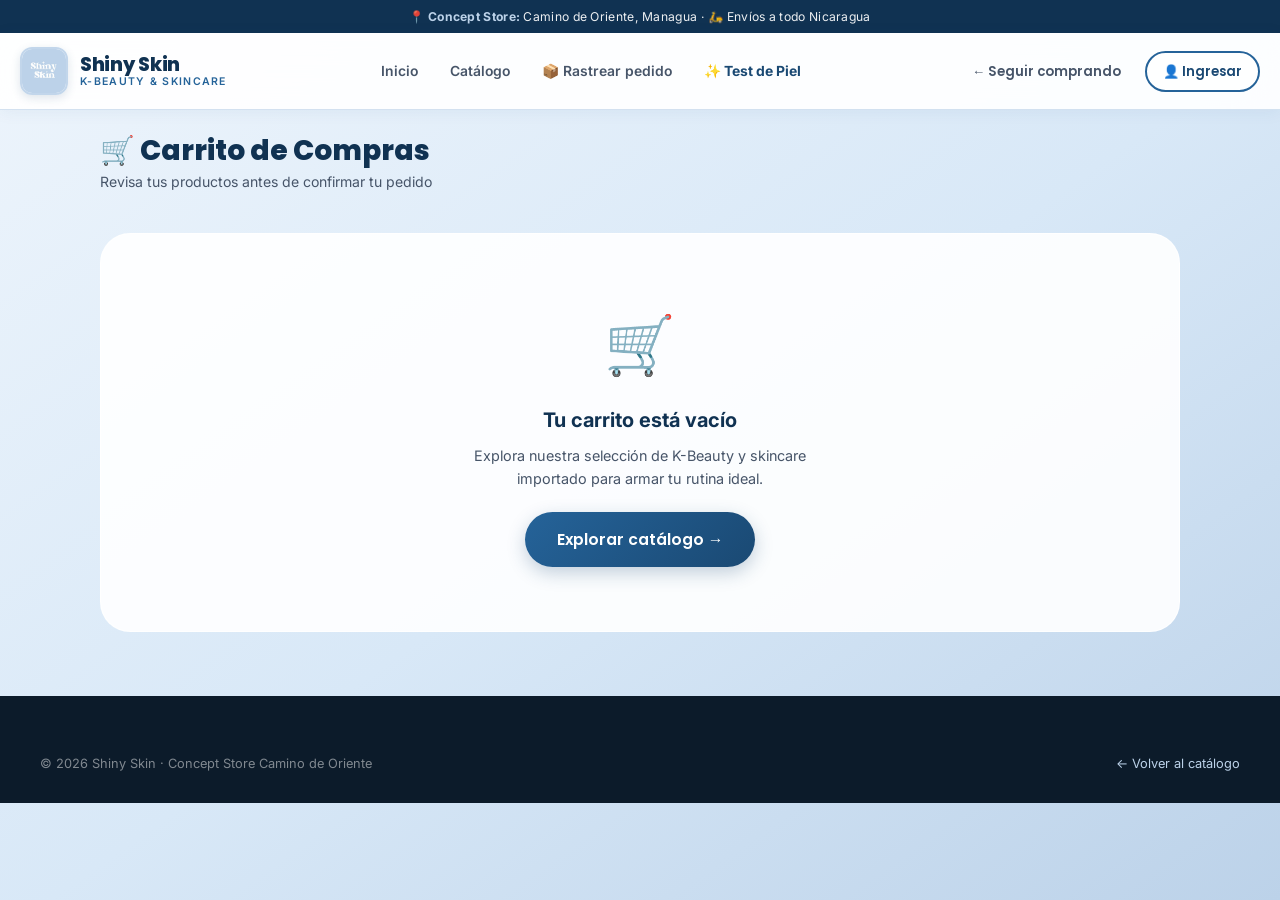
<file: frontend/carrito.html>
<!DOCTYPE html>
<html lang="es">
<head>
  <meta charset="UTF-8" />
  <meta name="viewport" content="width=device-width, initial-scale=1.0" />
  <title>Mi Carrito – Shiny Skin</title>
  <link rel="stylesheet" href="css/main.css" />
  <link rel="stylesheet" href="css/tienda.css" />
</head>
<body>

<div class="top-notice-bar">
  📍 <strong>Concept Store:</strong> Camino de Oriente, Managua · 🛵 Envíos a todo Nicaragua
</div>

<header class="navbar">
  <div class="navbar-inner">
    <a href="index.html" class="navbar-logo">
      <img src="img/SHINY LOGO 1.jpg" alt="Shiny Skin Logo" />
      <div class="navbar-brand-text">
        <span class="navbar-brand-title">Shiny Skin</span>
        <span class="navbar-brand-sub">K-Beauty &amp; Skincare</span>
      </div>
    </a>
    <nav class="navbar-nav">
      <a href="index.html" class="nav-link">Inicio</a>
      <a href="tienda.html" class="nav-link">Catálogo</a>
      <a href="#" class="nav-link" onclick="event.preventDefault();openTrackingModal()">📦 Rastrear pedido</a>
    </nav>
    <div class="navbar-actions">
      <a href="tienda.html" class="btn btn-ghost btn-sm hide-xs">← Seguir comprando</a>
      <a href="login.html" class="btn btn-outline btn-sm" data-nav-auth>👤 Ingresar</a>
      <button class="mobile-menu-btn" onclick="toggleMobileNav()" aria-label="Abrir menú">☰</button>
    </div>
  </div>
</header>

<div style="max-width:1120px;margin:0 auto;padding:24px 20px 0;">
  <h1 style="font-size:1.75rem;font-weight:800;color:var(--color-primary-darker);">🛒 Carrito de Compras</h1>
  <p style="font-size:0.88rem;color:var(--color-text-muted);margin-top:2px;">Revisa tus productos antes de confirmar tu pedido</p>
</div>

<div class="carrito-layout" id="carritoContent"></div>

<footer class="footer">
  <div class="container">
    <div class="footer-bottom" style="padding-top:0;border-top:none;">
      <span>© 2026 Shiny Skin · Concept Store Camino de Oriente</span>
      <a href="tienda.html" style="color:var(--color-brand-pastel);">← Volver al catálogo</a>
    </div>
  </div>
</footer>

<script src="js/config.js"></script>
<script src="js/api.js"></script>
<script>
let liveStockMap = {};

async function syncCartStock() {
  try {
    const [prods] = await Promise.all([
      fetchProductos(),
      typeof fetchActiveStorePromo === 'function' ? fetchActiveStorePromo() : Promise.resolve(null),
      typeof fetchLoyaltyStatus === 'function' ? fetchLoyaltyStatus() : Promise.resolve(null)
    ]);
    prods.forEach(p => { liveStockMap[p.id] = p; });
    const cart = getCart();
    let changed = false;
    cart.forEach(item => {
      const real = liveStockMap[item.id];
      if (real) {
        item.precio = real.precio_final;
        item.stock_max = real.stock;
        item.imagen = resolveImageUrl(real.imagen_url);
        if (item.cantidad > real.stock && real.stock > 0) {
          item.cantidad = real.stock;
          changed = true;
        }
      }
    });
    saveCart(cart);
    if (changed) showToast('Ajustamos algunas cantidades según el stock disponible actual.', 'info');
  } catch {}
  render();
}

function render() {
  const cart = getCart();
  const container = document.getElementById('carritoContent');

  if (cart.length === 0) {
    container.innerHTML = `
    <div class="empty-state" style="grid-column:1/-1;">
      <div class="empty-icon">🛒</div>
      <div class="empty-title">Tu carrito está vacío</div>
      <div class="empty-text">Explora nuestra selección de K-Beauty y skincare importado para armar tu rutina ideal.</div>
      <a href="tienda.html" class="btn btn-primary btn-lg">Explorar catálogo →</a>
    </div>`;
    return;
  }

  const subtotal = cart.reduce((s, i) => s + (Number(i.precio) * Number(i.cantidad)), 0);
  const totalUnidades = cart.reduce((s, i) => s + Number(i.cantidad), 0);
  const storePromo = typeof getCachedStorePromo === 'function' ? getCachedStorePromo() : null;
  const coupon = (storePromo && typeof getAppliedCoupon === 'function') ? getAppliedCoupon() : null;
  const descuentoMonto = coupon ? Math.round((subtotal * coupon.pct) / 100) : 0;
  const totalConDescuento = Math.max(0, subtotal - descuentoMonto);
  const loyCfg = typeof getCachedLoyaltyConfig === 'function' ? getCachedLoyaltyConfig() : null;
  const loyAcc = typeof getCachedMyLoyalty === 'function' ? getCachedMyLoyalty() : null;
  const ptsEst = (loyCfg && loyCfg.activo && typeof estimatePointsForCordobas === 'function')
    ? estimatePointsForCordobas(totalConDescuento, loyCfg)
    : 0;

  container.innerHTML = `
  <div class="card" style="padding:24px;">
    <div class="flex-between" style="margin-bottom:14px;">
      <span style="font-weight:700;font-size:0.95rem;color:var(--color-primary-darker);">${cart.length} producto${cart.length !== 1 ? 's' : ''} (${totalUnidades} uds.)</span>
      <button class="btn btn-ghost btn-sm" onclick="clearCart()" style="color:var(--color-danger);">🗑 Vaciar carrito</button>
    </div>
    ${cart.map(item => `
    <div class="cart-item" id="cartItem-${item.id}">
      <div class="cart-item-img">
        <a href="producto.html?id=${item.id}">
          <img src="${resolveImageUrl(item.imagen)}" onerror="handleImgError(this)" alt="${item.nombre}" />
        </a>
      </div>
      <div class="cart-item-info">
        <div class="cart-item-marca">${item.marca || 'K-Beauty'}</div>
        <a href="producto.html?id=${item.id}"><div class="cart-item-name">${item.nombre}</div></a>
        <div style="font-size:0.82rem;color:var(--color-text-muted);">
          Precio unitario: <strong>${formatCurrency(item.precio)}</strong>
          ${item.stock_max ? ` · <span style="font-size:0.76rem;">Disponibles: ${item.stock_max}</span>` : ''}
        </div>
        <div class="cart-item-controls" style="margin-top:10px;">
          <div class="cantidad-selector">
            <button class="qty-btn" onclick="changeQty(${item.id}, -1)">–</button>
            <span class="qty-display">${item.cantidad}</span>
            <button class="qty-btn" onclick="changeQty(${item.id}, 1)">+</button>
          </div>
          <div class="cart-item-price">${formatCurrency(item.precio * item.cantidad)}</div>
          <button class="btn-remove-item" onclick="removeItem(${item.id})">🗑 Quitar</button>
        </div>
      </div>
    </div>`).join('')}
  </div>

  <div class="cart-summary">
    <div class="summary-card">
      <div class="summary-title">Resumen de compra</div>

      <!-- Descuento General de Tienda (solo visible cuando el Admin lo habilita) -->
      ${storePromo ? `
      <div style="margin-bottom:14px;padding:12px;background:var(--color-surface-2);border-radius:var(--radius-md);border:1px solid var(--color-surface-3);">
        <div style="font-size:0.78rem;font-weight:700;color:var(--color-primary-darker);margin-bottom:3px;">🎟️ Descuento disponible en toda la tienda</div>
        ${storePromo.descripcion ? `<div style="font-size:0.73rem;color:var(--color-text-muted);margin-bottom:8px;">${escapeHtml(storePromo.descripcion)}</div>` : ''}
        <div style="display:flex;gap:8px;align-items:center;width:100%;">
          <input type="text" id="cartCouponInput" class="form-control" style="flex:1;min-width:0;width:auto;padding:8px 10px;font-size:0.84rem;text-transform:uppercase;" placeholder="Código: ${escapeHtml(storePromo.codigo)}" value="${coupon ? escapeHtml(coupon.code) : ''}" />
          <button type="button" class="btn btn-primary btn-sm" style="flex-shrink:0;white-space:nowrap;padding:8px 14px;" onclick="if(applyPromoCoupon(document.getElementById('cartCouponInput').value)) render();">Aplicar</button>
        </div>
        <div style="display:flex;gap:6px;flex-wrap:wrap;align-items:center;margin-top:8px;font-size:0.74rem;">
          <span style="color:var(--color-text-muted);font-weight:600;">Seleccionar código:</span>
          <button type="button" class="badge badge-primary" style="cursor:pointer;border:none;padding:5px 10px;" onclick="applyPromoCoupon('${escapeHtml(storePromo.codigo)}');render();">🏷️ ${escapeHtml(storePromo.codigo)} (-${storePromo.porcentaje}%)</button>
          ${coupon ? `<button type="button" class="badge badge-danger" style="cursor:pointer;border:none;padding:5px 10px;" onclick="clearPromoCoupon();render();">✕ Quitar</button>` : ''}
        </div>
      </div>` : ''}

      <div class="summary-line"><span>Subtotal (${totalUnidades} uds.)</span><span>${formatCurrency(subtotal)}</span></div>
      ${coupon ? `<div class="summary-line" style="color:var(--color-success);font-weight:700;"><span>Cupón ${coupon.code} (-${coupon.pct}%)</span><span>-${formatCurrency(descuentoMonto)}</span></div>` : ''}
      <div class="summary-line"><span>Entrega</span><span style="color:var(--color-primary-dark);font-weight:600;">Se elige en el siguiente paso</span></div>
      <div class="summary-line summary-total" style="border-bottom:none;padding-top:14px;margin-top:6px;border-top:2px solid var(--color-surface-3);">
        <span>Total productos</span><span class="summary-total-value">${formatCurrency(totalConDescuento)}</span>
      </div>

      ${loyCfg && loyCfg.activo ? (loyAcc ? `
      <div style="margin-top:14px;padding:11px 12px;background:linear-gradient(135deg,rgba(37,99,153,0.09),rgba(245,158,11,0.12));border:1px solid rgba(37,99,153,0.22);border-radius:12px;font-size:0.78rem;line-height:1.5;">
        <div style="font-weight:700;color:var(--color-primary-darker);">⭐ Ganarás +${ptsEst} pts Club Shiny al recibir tu pedido</div>
        <div style="color:var(--color-text-muted);margin-top:2px;">
          Saldo actual: <strong>${loyAcc.puntos_saldo} pts</strong>
          ${loyAcc.bloques_disponibles >= 1
            ? ` · <strong style="color:var(--color-success);">🎁 ¡Tienes ${formatCurrency(loyAcc.descuento_disponible)} ($${loyAcc.descuento_disponible_usd}) para canjear en el Checkout!</strong>`
            : ` · Te faltan ${loyAcc.faltan_puntos} pts para $${loyCfg.valor_canje_usd} OFF.`}
        </div>
      </div>` : `
      <div style="margin-top:14px;padding:12px;background:linear-gradient(135deg,rgba(37,99,153,0.08),rgba(245,158,11,0.12));border:1px dashed rgba(37,99,153,0.35);border-radius:12px;font-size:0.78rem;line-height:1.5;">
        <div style="font-weight:700;color:var(--color-primary-darker);">⭐ ¡Gana +${ptsEst} pts con esta compra${Number(loyCfg.puntos_bienvenida ?? 100) > 0 ? ` + ${Number(loyCfg.puntos_bienvenida ?? 100)} pts de regalo al registrarte` : ''}!</div>
        <div style="color:var(--color-text-muted);margin:3px 0 8px;">Acumula 1 pt por cada $1 (${formatCurrency(loyCfg.cordobas_por_punto)}) · ${loyCfg.puntos_por_canje} pts = $${loyCfg.valor_canje_usd} (${formatCurrency(loyCfg.valor_canje_cordobas)}) OFF.</div>
        <div style="display:flex;gap:6px;flex-wrap:wrap;">
          <a href="login.html?next=carrito.html#register" class="btn btn-primary btn-sm" style="padding:6px 12px;font-size:0.74rem;">Crear cuenta${Number(loyCfg.puntos_bienvenida ?? 100) > 0 ? ` (+${Number(loyCfg.puntos_bienvenida ?? 100)} pts)` : ''}</a>
          <a href="login.html?next=carrito.html" class="btn btn-outline btn-sm" style="padding:6px 12px;font-size:0.74rem;">Iniciar sesión</a>
        </div>
      </div>`) : ''}

      <a href="checkout.html" class="btn btn-primary btn-lg" style="width:100%;margin-top:18px;justify-content:center;">Continuar al Checkout →</a>
      <a href="tienda.html" class="btn btn-ghost btn-sm" style="width:100%;margin-top:10px;justify-content:center;">← Agregar más productos</a>
      <div style="margin-top:18px;padding:12px;background:var(--color-surface-2);border-radius:var(--radius-md);font-size:0.78rem;color:var(--color-text-muted);text-align:center;line-height:1.6;">
        🏬 Retiro sin costo en Concept Store (Camino de Oriente)<br>
        🛵 Delivery a domicilio · Pago contra entrega o transferencia
      </div>
    </div>
  </div>`;
}

function changeQty(id, delta) {
  const cart = getCart();
  const item = cart.find(i => i.id == id);
  if (!item) return;
  const maxS = Number(item.stock_max || 99);
  if (delta > 0 && item.cantidad + delta > maxS) {
    showToast(`Solo quedan ${maxS} unidades disponibles de este producto.`, 'error');
    return;
  }
  item.cantidad = Math.max(1, item.cantidad + delta);
  saveCart(cart);
  render();
}

function removeItem(id) {
  saveCart(getCart().filter(i => i.id != id));
  render();
  showToast('Producto retirado del carrito', 'info');
}

function clearCart() {
  if (confirm('¿Deseas vaciar todos los productos del carrito?')) {
    saveCart([]);
    render();
  }
}

syncCartStock();
</script>
</body>
</html>
</file>
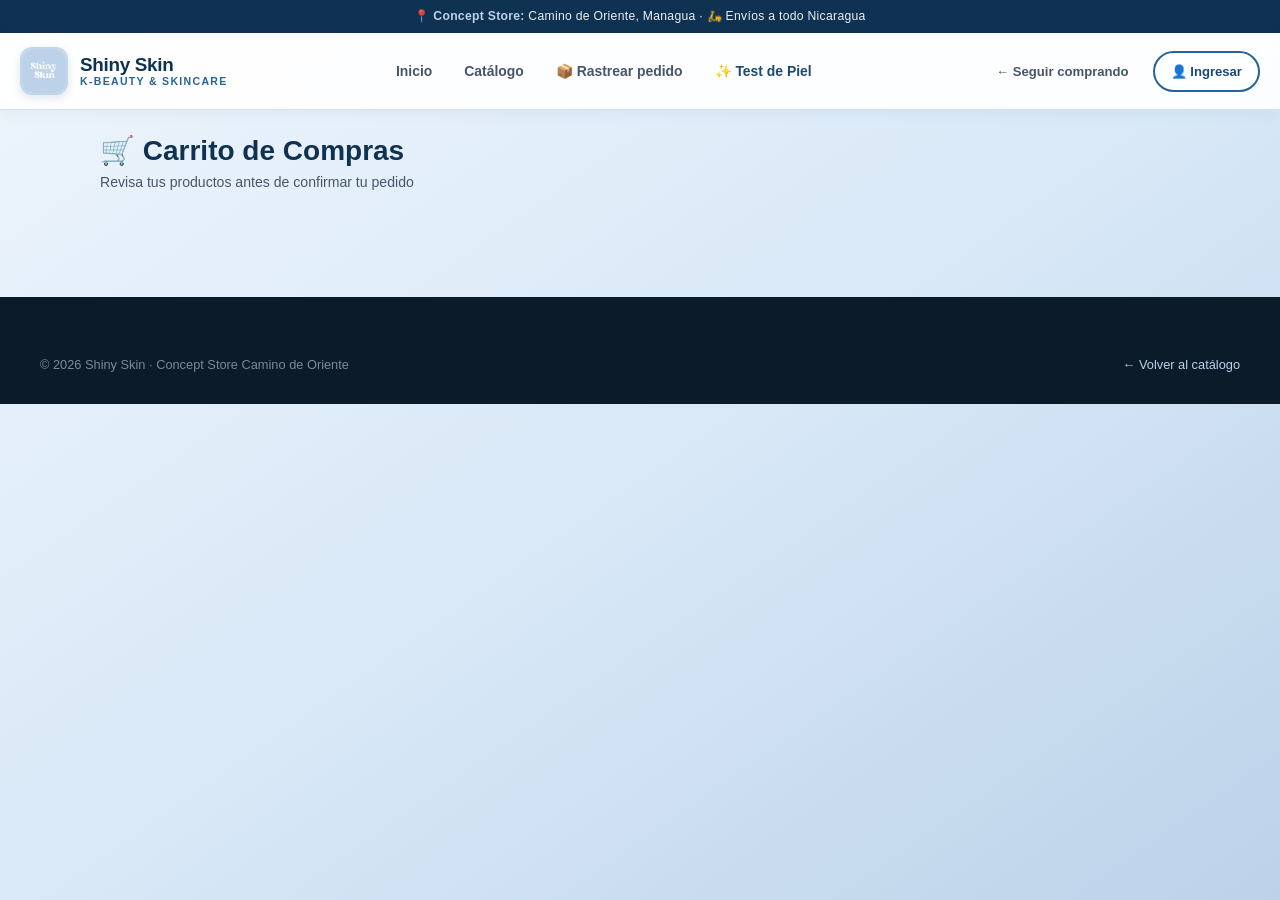
<file: frontend/checkout.html>
<!DOCTYPE html>
<html lang="es">
<head>
  <meta charset="UTF-8"/>
  <meta name="viewport" content="width=device-width, initial-scale=1.0"/>
  <title>Confirmar Pedido – Shiny Skin</title>
  <link rel="stylesheet" href="css/main.css"/>
  <link rel="stylesheet" href="css/tienda.css"/>
</head>
<body>

<div class="top-notice-bar">
  🔒 Compra rápida sin registro obligatorio · 🛵 Envíos en Managua y todo Nicaragua
</div>

<header class="navbar">
  <div class="navbar-inner">
    <a href="index.html" class="navbar-logo">
      <img src="img/SHINY LOGO 1.jpg" alt="Shiny Skin Logo" />
      <div class="navbar-brand-text">
        <span class="navbar-brand-title">Shiny Skin</span>
        <span class="navbar-brand-sub">Checkout Seguro</span>
      </div>
    </a>
    <div class="navbar-actions">
      <a href="carrito.html" class="btn btn-outline btn-sm">← Volver al carrito</a>
    </div>
  </div>
</header>

<div class="checkout-layout">
  <!-- LEFT: Formulario -->
  <div>
    <div class="checkout-steps">
      <div class="checkout-step done" id="st1"><div class="step-num">✓</div><span>Carrito</span></div>
      <div class="step-divider"></div>
      <div class="checkout-step active" id="st2"><div class="step-num">2</div><span>Entrega y Pago</span></div>
      <div class="step-divider"></div>
      <div class="checkout-step" id="st3"><div class="step-num">3</div><span>Confirmación</span></div>
    </div>

    <div class="card" style="margin-bottom:20px;" id="formSection">
      <div class="card-body">
        <h2 style="font-size:1.22rem;font-weight:700;margin-bottom:20px;color:var(--color-primary-darker);">📋 Datos de contacto y entrega</h2>
        <form id="checkoutForm" onsubmit="placeOrder(event)">
          <div class="grid-2 checkout-contact-grid" style="gap:16px;margin-bottom:16px;">
            <div class="form-group">
              <label class="form-label" for="ckNombre">Nombre completo *</label>
              <input class="form-control" id="ckNombre" type="text" placeholder="Ej. María Fernanda González" required maxlength="100" oninput="sanitizeFullNameInput(this)" />
            </div>
            <div class="form-group">
              <label class="form-label" for="ckTel">Teléfono / WhatsApp (Nicaragua +505) *</label>
              <input class="form-control" id="ckTel" type="tel" inputmode="tel" placeholder="Ej. 8888-0000 o +505 8888-0000" required maxlength="16" oninput="sanitizeNiPhoneInput(this)" />
            </div>
          </div>

          <div class="form-group" style="margin-bottom:18px;">
            <label class="form-label" for="ckEmail">Correo electrónico (opcional)</label>
            <input class="form-control" id="ckEmail" type="email" placeholder="tucorreo@ejemplo.com" />
          </div>

          <div class="form-group" style="margin-bottom:18px;">
            <label class="form-label">Modalidad de recepción *</label>
            <div class="grid-2 delivery-mode-grid" style="gap:12px;">
              <label id="optDomicilio" style="display:flex;align-items:flex-start;gap:10px;padding:13px;border:2px solid var(--color-primary);border-radius:var(--radius-md);cursor:pointer;background:#ffffff;min-width:0;width:100%;">
                <input type="radio" name="entrega" value="domicilio" checked onchange="updateDeliveryMode()" style="margin-top:4px;flex-shrink:0;"/>
                <div style="min-width:0;">
                  <div style="font-weight:700;font-size:0.88rem;color:var(--color-primary-darker);">🛵 Envío a domicilio</div>
                  <div style="font-size:0.76rem;color:var(--color-text-muted);">Managua C$ 100 (Gratis en compras mayores a C$ 1,500)</div>
                </div>
              </label>
              <label id="optRetiro" style="display:flex;align-items:flex-start;gap:10px;padding:13px;border:1.5px solid var(--color-surface-3);border-radius:var(--radius-md);cursor:pointer;background:#ffffff;min-width:0;width:100%;">
                <input type="radio" name="entrega" value="retiro" onchange="updateDeliveryMode()" style="margin-top:4px;flex-shrink:0;"/>
                <div style="min-width:0;">
                  <div style="font-weight:700;font-size:0.88rem;color:var(--color-primary-darker);">🏬 Retiro en Concept Store</div>
                  <div style="font-size:0.76rem;color:var(--color-text-muted);">Sin costo · Camino de Oriente, Managua</div>
                </div>
              </label>
            </div>
          </div>

          <div class="form-group" style="margin-bottom:18px;" id="dirGroup">
            <label class="form-label" for="ckDir">Dirección exacta de entrega *</label>
            <textarea class="form-control" id="ckDir" rows="2" placeholder="Reparto/Barrio, de donde fue..., número de casa y referencias" required></textarea>
          </div>

          <div class="form-group" style="margin-bottom:18px;">
            <label class="form-label">Método de pago *</label>
            <div style="display:flex;flex-direction:column;gap:10px;margin-top:4px;">
              <label style="display:flex;align-items:center;gap:10px;padding:13px;border:2px solid var(--color-primary);border-radius:var(--radius-md);cursor:pointer;background:#ffffff;min-width:0;width:100%;" id="payEfectivo">
                <input type="radio" name="pago" value="efectivo_entrega" checked onchange="selectPay('payEfectivo')" style="flex-shrink:0;"/>
                <span style="min-width:0;overflow-wrap:break-word;">💵 Efectivo al recibir / retirar</span>
              </label>
              <label style="display:flex;align-items:center;gap:10px;padding:13px;border:1.5px solid var(--color-surface-3);border-radius:var(--radius-md);cursor:pointer;background:#ffffff;min-width:0;width:100%;" id="payTransfer">
                <input type="radio" name="pago" value="transferencia" onchange="selectPay('payTransfer')" style="flex-shrink:0;"/>
                <span style="min-width:0;overflow-wrap:break-word;">🏦 Transferencia bancaria (LAFISE / BAC / Banpro)</span>
              </label>
              <label style="display:flex;align-items:center;gap:10px;padding:13px;border:1.5px solid var(--color-surface-3);border-radius:var(--radius-md);cursor:pointer;background:#ffffff;min-width:0;width:100%;" id="payWA">
                <input type="radio" name="pago" value="whatsapp" onchange="selectPay('payWA')" style="flex-shrink:0;"/>
                <span style="min-width:0;overflow-wrap:break-word;">💬 Coordinar pago por WhatsApp</span>
              </label>
            </div>
          </div>

          <div class="form-group" style="margin-bottom:18px;" id="efectivoChangeGroup">
            <label class="form-label" for="ckMontoPago">¿Con qué monto en efectivo pagarás? (opcional, para enviarte vuelto exacto)</label>
            <input class="form-control" id="ckMontoPago" type="number" min="0" step="0.01" placeholder="Ej. 1000" oninput="renderSummary()" />
            <div id="cambioPreview" style="font-size:0.8rem;color:var(--color-success);font-weight:600;margin-top:2px;"></div>
          </div>

          <div class="form-group" style="margin-bottom:16px;">
            <label class="form-label" for="ckNotas">Notas adicionales</label>
            <textarea class="form-control" id="ckNotas" rows="2" placeholder="Horario preferido de entrega o indicaciones para el motorizado..."></textarea>
          </div>

          <button type="submit" class="btn btn-primary btn-lg" style="width:100%;margin-top:16px;" id="btnOrder">
            ✅ Confirmar mi pedido
          </button>
        </form>
      </div>
    </div>

    <!-- Confirmación -->
    <div id="confirmSection" style="display:none;">
      <div class="card" style="text-align:center;padding:44px 30px;">
        <div style="font-size:3.8rem;margin-bottom:12px;">🎉</div>
        <h2 style="font-size:1.6rem;font-weight:800;color:var(--color-success);margin-bottom:8px;">¡Pedido registrado con éxito!</h2>
        <p style="color:var(--color-text-muted);margin-bottom:8px;" id="confirmMsg"></p>
        <div id="confirmNumero" style="display:inline-block;padding:8px 20px;border-radius:var(--radius-full);background:var(--color-primary-glow);font-weight:800;font-size:1.15rem;color:var(--color-primary-darker);margin-bottom:22px;"></div>
        <div style="background:var(--color-surface-2);border-radius:var(--radius-md);padding:16px;margin-bottom:24px;text-align:left;border:1px solid var(--color-surface-3);">
          <div style="font-size:0.86rem;color:var(--color-text-muted);line-height:1.9;" id="confirmSteps">
            <div>📦 <strong>Guarda tu código de pedido</strong> para consultar el estado en cualquier momento desde "Rastrear pedido".</div>
            <div>📱 Nuestro equipo confirmará el despacho por WhatsApp.</div>
          </div>
        </div>
        <div style="display:flex;gap:12px;justify-content:center;flex-wrap:wrap;">
          <a id="waConfirmBtn" href="#" target="_blank" rel="noopener" class="btn btn-success">💬 Enviar comprobante por WhatsApp</a>
          <button type="button" id="trackConfirmBtn" class="btn btn-outline">📦 Rastrear mi pedido</button>
          <a href="tienda.html" class="btn btn-primary">Seguir comprando</a>
          <a href="index.html" class="btn btn-outline">Ir al inicio</a>
        </div>
      </div>
    </div>
  </div>

  <!-- RIGHT: Resumen -->
  <div>
    <div class="summary-card checkout-summary-card" style="position:sticky;top:96px;">
      <div class="summary-title">📦 Resumen del Pedido</div>
      <div id="orderItems" style="margin:14px 0;max-height:280px;overflow-y:auto;"></div>
      <div id="orderTotals"></div>
    </div>
  </div>
</div>

<script src="js/config.js"></script>
<script src="js/api.js"></script>
<script>
// Autocompletar solo si hay una clienta logueada (no sobrescribir con datos de admin al probar)
(function prefillUser() {
  try {
    const u = typeof getActiveSession === 'function' ? getActiveSession().user : JSON.parse(localStorage.getItem('sisco_user') || 'null');
    if (u && u.rol === 'cliente') {
      if (u.nombre) document.getElementById('ckNombre').value = u.nombre;
      if (u.telefono) document.getElementById('ckTel').value = u.telefono;
      if (u.email) document.getElementById('ckEmail').value = u.email;
      if (u.direccion) document.getElementById('ckDir').value = u.direccion;
    }
  } catch {}
})();

let loyaltyState = { config: null, account: null };
let selectedRedeemBlocks = 0;

function setRedeemBlocks(val) {
  selectedRedeemBlocks = Math.max(0, parseInt(val) || 0);
  renderSummary();
}

function getTotals() {
  const cart = getCart();
  const subtotal = cart.reduce((s, i) => s + (Number(i.precio) * Number(i.cantidad)), 0);
  const storePromo = typeof getCachedStorePromo === 'function' ? getCachedStorePromo() : null;
  const coupon = (storePromo && typeof getAppliedCoupon === 'function') ? getAppliedCoupon() : null;
  const descuentoCupon = coupon ? Math.round((subtotal * coupon.pct) / 100) : 0;
  const subTrasCupon = Math.max(0, subtotal - descuentoCupon);

  const loyCfg = loyaltyState.config;
  const loyAcc = loyaltyState.account;
  let maxRedeemBlocks = 0;
  let descuentoPuntos = 0;
  let puntosUsados = 0;

  if (loyCfg && loyCfg.activo && loyAcc && loyAcc.bloques_disponibles >= 1 && subTrasCupon > 0) {
    const valBloque = Number(loyCfg.valor_canje_cordobas || 366.2);
    const meta = Number(loyCfg.puntos_por_canje || 250);
    const maxBySub = Math.max(1, Math.ceil(subTrasCupon / valBloque));
    maxRedeemBlocks = Math.min(Number(loyAcc.bloques_disponibles || 0), maxBySub);
    if (selectedRedeemBlocks > maxRedeemBlocks) selectedRedeemBlocks = maxRedeemBlocks;
    if (selectedRedeemBlocks > 0) {
      puntosUsados = selectedRedeemBlocks * meta;
      descuentoPuntos = Math.min(subTrasCupon, Math.round(selectedRedeemBlocks * valBloque * 100) / 100);
    }
  } else {
    selectedRedeemBlocks = 0;
  }

  const descuento = Math.round((descuentoCupon + descuentoPuntos) * 100) / 100;
  const subConDesc = Math.max(0, Math.round((subtotal - descuento) * 100) / 100);
  const entrega = document.querySelector('input[name="entrega"]:checked')?.value || 'domicilio';
  const costoEnvio = entrega === 'retiro' ? 0 : (subConDesc >= 1500 ? 0 : 100);
  const total = Math.round((subConDesc + costoEnvio) * 100) / 100;
  const puntosGanar = (loyCfg && loyCfg.activo && typeof estimatePointsForCordobas === 'function')
    ? estimatePointsForCordobas(subConDesc, loyCfg)
    : 0;

  return {
    cart, subtotal, storePromo, coupon, descuentoCupon,
    descuentoPuntos, puntosUsados, maxRedeemBlocks,
    descuento, subConDesc, entrega, costoEnvio, total, puntosGanar
  };
}

function applyCheckoutCoupon(codeOverride) {
  const input = document.getElementById('ckPromoInput');
  const code = codeOverride || (input ? input.value : '');
  const found = typeof applyPromoCoupon === 'function' ? applyPromoCoupon(code) : null;
  if (found) {
    renderSummary();
  }
}

function removeCheckoutCoupon() {
  if (typeof clearPromoCoupon === 'function') clearPromoCoupon(false);
  renderSummary();
}

function updateDeliveryMode() {
  const entrega = document.querySelector('input[name="entrega"]:checked').value;
  const dirGroup = document.getElementById('dirGroup');
  const dirInput = document.getElementById('ckDir');
  document.getElementById('optDomicilio').style.border = entrega === 'domicilio' ? '2px solid var(--color-primary)' : '1.5px solid var(--color-surface-3)';
  document.getElementById('optRetiro').style.border = entrega === 'retiro' ? '2px solid var(--color-primary)' : '1.5px solid var(--color-surface-3)';

  if (entrega === 'retiro') {
    dirGroup.style.display = 'none';
    dirInput.required = false;
  } else {
    dirGroup.style.display = 'flex';
    dirInput.required = true;
  }
  renderSummary();
}

function selectPay(id) {
  ['payEfectivo', 'payTransfer', 'payWA'].forEach(k => {
    document.getElementById(k).style.border = k === id ? '2px solid var(--color-primary)' : '1.5px solid var(--color-surface-3)';
  });
  const pago = document.querySelector('input[name="pago"]:checked').value;
  document.getElementById('efectivoChangeGroup').style.display = pago === 'efectivo_entrega' ? 'flex' : 'none';
  renderSummary();
}

function renderSummary() {
  const {
    cart, subtotal, storePromo, coupon, descuentoCupon,
    descuentoPuntos, puntosUsados, maxRedeemBlocks,
    descuento, entrega, costoEnvio, total, puntosGanar
  } = getTotals();
  if (cart.length === 0 && document.getElementById('confirmSection').style.display === 'none') {
    window.location = 'carrito.html';
    return;
  }

  document.getElementById('orderItems').innerHTML = cart.map(item => `
    <div style="display:flex;gap:10px;align-items:center;margin-bottom:12px;min-width:0;">
      <img src="${resolveImageUrl(item.imagen)}" onerror="handleImgError(this)" style="width:48px;height:48px;flex-shrink:0;object-fit:cover;border-radius:10px;background:#f1f6fb;" alt="${item.nombre}"/>
      <div style="flex:1;min-width:0;">
        <div style="font-size:0.84rem;font-weight:600;white-space:nowrap;overflow:hidden;text-overflow:ellipsis;">${item.nombre}</div>
        <div style="font-size:0.75rem;color:var(--color-text-muted);">Cant: ${item.cantidad} × ${formatCurrency(item.precio)}</div>
      </div>
      <div style="font-weight:700;font-size:0.86rem;white-space:nowrap;flex-shrink:0;color:var(--color-primary-darker);">${formatCurrency(item.precio * item.cantidad)}</div>
    </div>`).join('');

  const montoPago = parseFloat(document.getElementById('ckMontoPago')?.value || '0');
  const cambioEl = document.getElementById('cambioPreview');
  if (cambioEl) {
    if (montoPago > 0 && montoPago >= total) {
      cambioEl.textContent = `💵 Cambio a entregarte: ${formatCurrency(montoPago - total)}`;
      cambioEl.style.color = 'var(--color-success)';
    } else if (montoPago > 0 && montoPago < total) {
      cambioEl.textContent = `⚠️ El monto ingresado es menor al total (${formatCurrency(total)})`;
      cambioEl.style.color = 'var(--color-danger)';
    } else {
      cambioEl.textContent = '';
    }
  }

  const loyCfg = loyaltyState.config;
  const loyAcc = loyaltyState.account;
  let loyaltyBoxHtml = '';
  if (loyCfg && loyCfg.activo) {
    if (loyAcc) {
      const meta = Number(loyCfg.puntos_por_canje || 250);
      const valBloque = Number(loyCfg.valor_canje_cordobas || 366.2);
      const valUsd = Number(loyCfg.valor_canje_usd || 10);
      let redeemCtrl = '';
      if (maxRedeemBlocks >= 1) {
        const opts = [`<option value="0" ${selectedRedeemBlocks === 0 ? 'selected' : ''}>No canjear puntos (guardar saldo)</option>`];
        for (let b = 1; b <= maxRedeemBlocks; b++) {
          opts.push(`<option value="${b}" ${selectedRedeemBlocks === b ? 'selected' : ''}>🎁 Canjear ${b * meta} pts (-${formatCurrency(b * valBloque)} / $${b * valUsd})</option>`);
        }
        redeemCtrl = `
          <div style="margin-top:8px;">
            <select class="form-control" style="padding:7px 10px;font-size:0.8rem;" onchange="setRedeemBlocks(this.value)">
              ${opts.join('')}
            </select>
          </div>`;
      } else {
        redeemCtrl = `
          <div style="margin-top:6px;">
            <div style="height:6px;border-radius:99px;background:rgba(37,99,153,0.16);overflow:hidden;">
              <div style="height:100%;width:${loyAcc.progreso_pct}%;background:linear-gradient(90deg,#f59e0b,#10b981);border-radius:99px;"></div>
            </div>
            <div style="font-size:0.71rem;color:var(--color-text-muted);margin-top:4px;">Te faltan <strong>${loyAcc.faltan_puntos} pts</strong> para desbloquear $${valUsd} (${formatCurrency(valBloque)}) OFF.</div>
          </div>`;
      }
      loyaltyBoxHtml = `
        <div style="margin:10px 0 12px;padding:10px 12px;background:linear-gradient(135deg,rgba(37,99,153,0.08),rgba(245,158,11,0.12));border:1px solid rgba(37,99,153,0.22);border-radius:12px;font-size:0.78rem;">
          <div style="display:flex;justify-content:space-between;align-items:center;gap:8px;flex-wrap:wrap;">
            <strong style="color:var(--color-primary-darker);">⭐ Club Shiny Points</strong>
            <span class="badge badge-primary">Saldo: ${loyAcc.puntos_saldo} pts</span>
          </div>
          ${redeemCtrl}
          <div style="font-size:0.73rem;color:var(--color-success);font-weight:700;margin-top:7px;">✨ Ganarás +${puntosGanar} pts al recibir este pedido</div>
        </div>`;
    } else {
      const bonoReg = Number(loyCfg.puntos_bienvenida ?? 100);
      loyaltyBoxHtml = `
        <div style="margin:10px 0 12px;padding:10px 12px;background:linear-gradient(135deg,rgba(37,99,153,0.07),rgba(245,158,11,0.11));border:1px dashed rgba(37,99,153,0.32);border-radius:12px;font-size:0.76rem;line-height:1.5;">
          <div style="font-weight:700;color:var(--color-primary-darker);">⭐ ¿Quieres ganar +${puntosGanar} pts${bonoReg > 0 ? ` (+${bonoReg} pts de regalo al registrarte)` : ''}?</div>
          <div style="color:var(--color-text-muted);margin:2px 0 7px;">Crea tu cuenta gratis (${loyCfg.puntos_por_canje} pts = $${loyCfg.valor_canje_usd} / ${formatCurrency(loyCfg.valor_canje_cordobas)} OFF) o continúa como invitado.</div>
          <div style="display:flex;gap:6px;flex-wrap:wrap;">
            <a href="login.html?next=checkout.html#register" class="btn btn-primary btn-sm" style="padding:5px 11px;font-size:0.72rem;">Crear cuenta${bonoReg > 0 ? ` (+${bonoReg} pts)` : ''}</a>
            <a href="login.html?next=checkout.html" class="btn btn-outline btn-sm" style="padding:5px 11px;font-size:0.72rem;">Iniciar sesión</a>
          </div>
        </div>`;
    }
  }

  document.getElementById('orderTotals').innerHTML = `
    ${storePromo ? `
    <div style="margin:12px 0;padding:10px 12px;background:var(--color-surface-2);border-radius:12px;border:1px dashed var(--color-surface-3);">
      ${coupon ? `
        <div style="display:flex;justify-content:space-between;align-items:center;gap:8px;font-size:0.8rem;">
          <span style="color:var(--color-success);font-weight:700;">🏷️ Descuento <strong>${escapeHtml(coupon.code)}</strong> (-${coupon.pct}%)</span>
          <button type="button" onclick="removeCheckoutCoupon()" style="border:none;background:none;color:var(--color-danger);font-size:0.76rem;font-weight:700;cursor:pointer;flex-shrink:0;">✕ Quitar</button>
        </div>
      ` : `
        <div style="font-size:0.75rem;font-weight:700;color:var(--color-primary-darker);margin-bottom:6px;">🎟️ Descuento activo en la tienda</div>
        <div style="display:flex;gap:8px;align-items:center;width:100%;">
          <input type="text" id="ckPromoInput" class="form-control" placeholder="Código: ${escapeHtml(storePromo.codigo)}" style="flex:1;min-width:0;width:auto;padding:8px 10px;font-size:0.84rem;text-transform:uppercase;" />
          <button type="button" class="btn btn-primary btn-sm" onclick="applyCheckoutCoupon()" style="flex-shrink:0;white-space:nowrap;padding:8px 14px;">Aplicar</button>
        </div>
        <div style="display:flex;gap:6px;flex-wrap:wrap;align-items:center;margin-top:8px;font-size:0.74rem;">
          <span style="color:var(--color-text-muted);font-weight:600;">Seleccionar:</span>
          <button type="button" class="badge badge-primary" style="cursor:pointer;border:none;padding:5px 10px;" onclick="applyCheckoutCoupon('${escapeHtml(storePromo.codigo)}')">🏷️ ${escapeHtml(storePromo.codigo)} (-${storePromo.porcentaje}%)</button>
        </div>
      `}
    </div>` : ''}
    ${loyaltyBoxHtml}
    <div class="summary-line" style="border-top:1px solid var(--color-surface-3);padding-top:12px;"><span>Subtotal</span><span>${formatCurrency(subtotal)}</span></div>
    ${descuentoCupon > 0 ? `<div class="summary-line" style="color:var(--color-success);font-weight:600;"><span>Descuento (${escapeHtml(coupon.code)})</span><span>-${formatCurrency(descuentoCupon)}</span></div>` : ''}
    ${descuentoPuntos > 0 ? `<div class="summary-line" style="color:var(--color-success);font-weight:700;"><span>⭐ Canje Club Shiny (-${puntosUsados} pts)</span><span>-${formatCurrency(descuentoPuntos)}</span></div>` : ''}
    <div class="summary-line">
      <span>${entrega === 'retiro' ? 'Retiro en tienda' : 'Costo de envío'}</span>
      <span style="color:${costoEnvio === 0 ? 'var(--color-success)' : 'var(--color-text)'};font-weight:600;">${costoEnvio === 0 ? 'Gratis' : formatCurrency(costoEnvio)}</span>
    </div>
    <div class="summary-line summary-total" style="border-top:2px solid var(--color-surface-3);padding-top:12px;margin-top:6px;border-bottom:none;">
      <span>Total Final</span><span class="summary-total-value">${formatCurrency(total)}</span>
    </div>`;
}

async function placeOrder(e) {
  e.preventDefault();
  const { cart, subtotal, coupon, descuento, entrega, costoEnvio, total } = getTotals();
  const pago = document.querySelector('input[name="pago"]:checked').value;
  const rawMonto = parseFloat(document.getElementById('ckMontoPago').value);

  if (pago === 'efectivo_entrega' && !isNaN(rawMonto) && rawMonto > 0 && rawMonto < total) {
    showToast(`El monto con el que pagarás debe ser al menos ${formatCurrency(total)}.`, 'error');
    return;
  }

  const nameCheck = validateFullName(document.getElementById('ckNombre').value, true, 'El nombre completo');
  if (!nameCheck.valid) {
    showToast(nameCheck.error, 'error');
    document.getElementById('ckNombre').focus();
    return;
  }
  const phoneCheck = validateNicaraguaPhone(document.getElementById('ckTel').value, true, 'El teléfono / WhatsApp');
  if (!phoneCheck.valid) {
    showToast(phoneCheck.error, 'error');
    document.getElementById('ckTel').focus();
    return;
  }

  const btn = document.getElementById('btnOrder');
  btn.disabled = true;
  btn.textContent = 'Registrando pedido...';

  const orderData = {
    nombre_cliente: nameCheck.value,
    telefono_cliente: phoneCheck.value,
    email_cliente: document.getElementById('ckEmail').value.trim(),
    metodo_entrega: entrega,
    direccion_entrega: entrega === 'retiro' ? 'Retiro en Concept Store — Camino de Oriente' : document.getElementById('ckDir').value.trim(),
    costo_envio: costoEnvio,
    descuento: descuento || 0,
    cupon: coupon ? coupon.code : null,
    canjear_bloques: selectedRedeemBlocks || 0,
    metodo_pago: pago,
    monto_pago_cliente: (pago === 'efectivo_entrega' && !isNaN(rawMonto) && rawMonto >= total) ? rawMonto : null,
    notas: document.getElementById('ckNotas').value.trim(),
    canal: 'web',
    items: cart.map(i => ({ product_id: i.id, cantidad: i.cantidad }))
  };

  let createdOrder;
  let numeroPedido;
  try {
    createdOrder = await api.pedidos.create(orderData);
    numeroPedido = createdOrder.numero_pedido;
  } catch (err) {
    // Nunca fingir éxito ni vaciar el carrito si el servidor rechazó o no respondió
    showToast(err.message || 'No se pudo procesar el pedido. Intenta nuevamente.', 'error');
    btn.disabled = false;
    btn.textContent = '✅ Confirmar mi pedido';
    return;
  }

  // Guardar solo en el historial privado de este dispositivo (Ley 787)
  if (typeof saveMyLocalOrder === 'function') {
    saveMyLocalOrder({
      numero_pedido: numeroPedido,
      total: createdOrder?.total ?? total,
      fecha: createdOrder?.fecha || new Date().toISOString()
    });
  }

  saveCart([]);
  if (typeof clearPromoCoupon === 'function') clearPromoCoupon(true);
  document.getElementById('st2').classList.remove('active');
  document.getElementById('st2').classList.add('done');
  document.getElementById('st2').querySelector('.step-num').textContent = '✓';
  document.getElementById('st3').classList.add('active');

  const finalTotal = createdOrder?.total ?? total;
  document.getElementById('formSection').style.display = 'none';
  document.getElementById('confirmSection').style.display = 'block';
  document.getElementById('confirmMsg').textContent = `¡Gracias por tu compra, ${orderData.nombre_cliente}! Tu pedido fue enviado directamente a nuestro equipo.`;
  document.getElementById('confirmNumero').textContent = `Código de seguimiento: ${numeroPedido}`;

  const stepsBox = document.getElementById('confirmSteps');
  if (stepsBox && createdOrder) {
    const extraPts = [];
    if (createdOrder.puntos_usados > 0) {
      extraPts.push(`<div>🎁 <strong>Canjeaste ${createdOrder.puntos_usados} puntos</strong> Club Shiny (-${formatCurrency(createdOrder.descuento_puntos)} aplicados).</div>`);
    }
    if (createdOrder.puntos_ganados > 0) {
      extraPts.push(`<div>⭐ <strong>Ganarás +${createdOrder.puntos_ganados} puntos</strong> en tu cuenta en cuanto recibas tu pedido.</div>`);
    }
    if (extraPts.length) {
      stepsBox.innerHTML += extraPts.join('');
    }
  }

  const itemsWA = (createdOrder?.items || cart).map(it =>
    `- ${it.cantidad}x ${it.nombre_producto || it.nombre} (${formatCurrency(it.subtotal ?? (Number(it.precio) * Number(it.cantidad)))})`
  ).join('\n');
  const subWA = createdOrder?.subtotal ?? subtotal;
  const descWA = createdOrder?.descuento ?? descuento ?? 0;
  const envWA = createdOrder?.costo_envio ?? costoEnvio ?? 0;
  const pagoWA = typeof formatPaymentMethodLabel === 'function' ? formatPaymentMethodLabel(pago) : pago;
  const vueltoLine = (orderData.monto_pago_cliente && orderData.monto_pago_cliente >= finalTotal)
    ? `\n- Paga con: ${formatCurrency(orderData.monto_pago_cliente)} (Vuelto: *${formatCurrency(orderData.monto_pago_cliente - finalTotal)}*)`
    : '';
  const msgWA = [
    '*NUEVO PEDIDO - SHINY SKIN*',
    '================================',
    `Hola *Shiny Skin*, acabo de realizar mi pedido en la tienda web:`,
    '',
    `- *Código:* \`${numeroPedido}\``,
    `- *Cliente:* ${orderData.nombre_cliente}`,
    `- *Teléfono:* ${orderData.telefono_cliente}`,
    `- *Entrega:* ${entrega === 'retiro' ? 'Retiro en Concept Store (Camino de Oriente)' : `Domicilio (${orderData.direccion_entrega})`}`,
    '',
    '*PRODUCTOS:*',
    itemsWA,
    '',
    '*RESUMEN:*',
    `- Subtotal: ${formatCurrency(subWA)}`,
    ...(descWA > 0 ? [`- Descuento${coupon ? ` (${coupon.code})` : ''}: *-${formatCurrency(descWA)}*`] : []),
    `- Envío: ${envWA === 0 ? '*GRATIS*' : formatCurrency(envWA)}`,
    `- *TOTAL: ${formatCurrency(finalTotal)}*`,
    `- Pago: ${pagoWA}${vueltoLine}`,
    ...(orderData.notas ? [`- Notas: ${orderData.notas}`] : ''),
    '================================',
    '_¡Quedo atento(a) a la confirmación de mi pedido!_'
  ].join('\n');
  const storeWa = typeof getStoreWhatsApp === 'function' ? getStoreWhatsApp() : '50581679324';
  document.getElementById('waConfirmBtn').href = typeof buildWhatsAppUrl === 'function'
    ? buildWhatsAppUrl(storeWa, msgWA)
    : `https://api.whatsapp.com/send?phone=${storeWa}&text=${encodeURIComponent(msgWA)}`;
  const trackBtn = document.getElementById('trackConfirmBtn');
  if (trackBtn && typeof openTrackingModal === 'function') {
    trackBtn.onclick = () => openTrackingModal(numeroPedido);
  }

  showToast(`Pedido ${numeroPedido} registrado con éxito`, 'success');
}

async function initCheckout() {
  const [, loy] = await Promise.all([
    typeof fetchActiveStorePromo === 'function' ? fetchActiveStorePromo() : Promise.resolve(null),
    typeof fetchLoyaltyStatus === 'function' ? fetchLoyaltyStatus() : Promise.resolve({ config: null, account: null })
  ]);
  if (loy) loyaltyState = loy;
  renderSummary();
}
initCheckout();
</script>
</body>
</html>
</file>
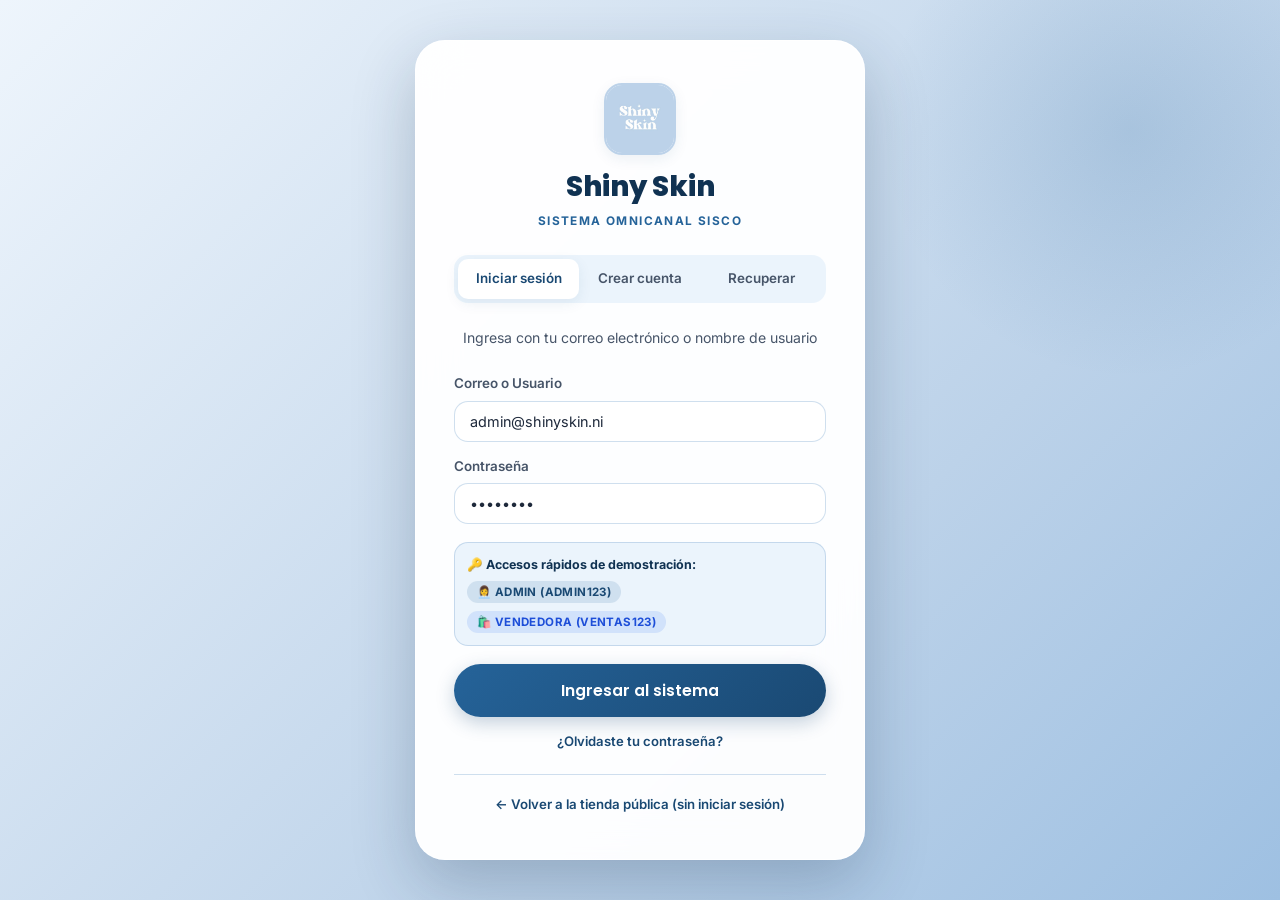
<file: frontend/login.html>
<!DOCTYPE html>
<html lang="es">
<head>
  <meta charset="UTF-8"/>
  <meta name="viewport" content="width=device-width, initial-scale=1.0"/>
  <title>Acceso – SISCO Shiny Skin</title>
  <link rel="stylesheet" href="css/main.css"/>
  <link rel="stylesheet" href="css/tienda.css"/>
</head>
<body>
<div class="login-page">
  <div class="login-card fade-in">
    <div class="login-logo">
      <img src="img/SHINY LOGO 1.jpg" alt="Shiny Skin Logo" />
      <div class="login-logo-text">Shiny Skin</div>
      <div style="font-size:0.74rem;color:var(--color-primary);margin-top:2px;font-weight:700;text-transform:uppercase;letter-spacing:1.4px;">Sistema Omnicanal SISCO</div>
    </div>

    <div class="login-tabs" id="authTabs">
      <div class="login-tab active" id="tabLogin" onclick="switchTab('login')">Iniciar sesión</div>
      <div class="login-tab" id="tabRegister" onclick="switchTab('register')">Crear cuenta</div>
      <div class="login-tab" id="tabRecover" onclick="switchTab('recover')">Recuperar</div>
    </div>

    <!-- Login Form -->
    <form id="loginForm" onsubmit="doLogin(event)">
      <p class="login-subtitle">Ingresa con tu correo electrónico o nombre de usuario</p>
      <div class="form-group" style="margin-bottom:14px;">
        <label class="form-label" for="loginEmail">Correo o Usuario</label>
        <input class="form-control" id="loginEmail" type="text" placeholder="admin@shinyskin.ni o admin" required value="admin@shinyskin.ni"/>
      </div>
      <div class="form-group" style="margin-bottom:18px;">
        <label class="form-label" for="loginPass">Contraseña</label>
        <input class="form-control" id="loginPass" type="password" placeholder="••••••••" required value="admin123"/>
      </div>

      <div style="background:var(--color-surface-2);border:1px solid var(--color-surface-3);border-radius:var(--radius-md);padding:12px;margin-bottom:18px;font-size:0.78rem;color:var(--color-text-muted);line-height:1.6;">
        <div style="font-weight:700;color:var(--color-primary-darker);margin-bottom:3px;">🔑 Accesos rápidos de demostración:</div>
        <div style="display:flex;gap:8px;flex-wrap:wrap;margin-top:6px;">
          <button type="button" class="badge badge-primary" style="cursor:pointer;border:none;" onclick="fillDemo('admin@shinyskin.ni','admin123')">👩‍💼 Admin (admin123)</button>
          <button type="button" class="badge badge-info" style="cursor:pointer;border:none;" onclick="fillDemo('ventas@shinyskin.ni','ventas123')">🛍️ Vendedora (ventas123)</button>
        </div>
      </div>

      <button type="submit" class="btn btn-primary btn-lg" style="width:100%;" id="loginBtn">Ingresar al sistema</button>
      <div style="text-align:center;margin-top:14px;font-size:0.82rem;color:var(--color-text-muted);">
        <a onclick="switchTab('recover')" style="color:var(--color-primary-dark);cursor:pointer;font-weight:600;">¿Olvidaste tu contraseña?</a>
      </div>
    </form>

    <!-- Register Form -->
    <form id="registerForm" style="display:none;" onsubmit="doRegister(event)">
      <p class="login-subtitle">Crea tu cuenta gratis y únete a <strong>Club Shiny Points</strong> ⭐</p>
      <div style="background:linear-gradient(135deg,rgba(37,99,153,0.1),rgba(245,158,11,0.14));border:1px solid rgba(37,99,153,0.22);border-radius:12px;padding:10px 12px;margin-bottom:14px;font-size:0.76rem;color:var(--color-primary-darker);line-height:1.55;">
        🎉 <strong>¡Regalo de bienvenida: +100 puntos gratis</strong> al crear tu cuenta!<br>
        ⭐ Además ganas <strong>1 punto por cada $1 (C$ 36.62)</strong> en compras web y en tienda física.<br>
        🎁 Al juntar <strong>250 puntos</strong> recibes <strong>$10 (C$ 366) de descuento</strong>.
      </div>
      <div class="form-group" style="margin-bottom:12px;">
        <label class="form-label" for="regNombre">Nombre completo *</label>
        <input class="form-control" id="regNombre" type="text" placeholder="María Fernanda González" required maxlength="100" oninput="sanitizeFullNameInput(this)"/>
      </div>
      <div class="form-group" style="margin-bottom:12px;">
        <label class="form-label" for="regEmail">Correo electrónico *</label>
        <input class="form-control" id="regEmail" type="email" placeholder="tucorreo@ejemplo.com" required/>
      </div>
      <div class="form-group" style="margin-bottom:12px;">
        <label class="form-label" for="regTel">Teléfono / WhatsApp (Nicaragua +505 — para puntos en tienda física)</label>
        <input class="form-control" id="regTel" type="tel" inputmode="tel" placeholder="Ej. 8888-0000" maxlength="16" oninput="sanitizeNiPhoneInput(this)"/>
      </div>
      <div class="form-group" style="margin-bottom:20px;">
        <label class="form-label" for="regPass">Contraseña *</label>
        <input class="form-control" id="regPass" type="password" placeholder="Mínimo 6 caracteres" required minlength="6"/>
      </div>
      <button type="submit" class="btn btn-primary btn-lg" style="width:100%;" id="regBtn">Crear mi cuenta</button>
    </form>

    <!-- Password Recovery Form (FRQ-0004) -->
    <form id="recoverForm" style="display:none;" onsubmit="doRecover(event)">
      <p class="login-subtitle">Recupera el acceso a tu cuenta SISCO 🔐</p>
      <div id="recoverStep1">
        <div class="form-group" style="margin-bottom:16px;">
          <label class="form-label" for="recEmail">Correo electrónico registrado *</label>
          <input class="form-control" id="recEmail" type="email" placeholder="admin@shinyskin.ni" />
        </div>
        <button type="button" class="btn btn-primary" style="width:100%;" onclick="requestResetCode()" id="btnReqCode">Generar código de recuperación</button>
      </div>

      <div id="recoverStep2" style="display:none;margin-top:14px;">
        <div class="alert alert-info" style="margin-bottom:14px;font-size:0.8rem;" id="resetTokenHint"></div>
        <div class="form-group" style="margin-bottom:12px;">
          <label class="form-label" for="recToken">Código de verificación *</label>
          <input class="form-control" id="recToken" type="text" placeholder="Código de 6 dígitos" />
        </div>
        <div class="form-group" style="margin-bottom:18px;">
          <label class="form-label" for="recNewPass">Nueva contraseña *</label>
          <input class="form-control" id="recNewPass" type="password" placeholder="Mínimo 6 caracteres" minlength="6" />
        </div>
        <button type="submit" class="btn btn-primary btn-lg" style="width:100%;" id="btnResetPass">Actualizar contraseña</button>
      </div>
    </form>

    <div style="text-align:center;margin-top:22px;padding-top:16px;border-top:1px solid var(--color-surface-3);">
      <a href="index.html" style="font-size:0.83rem;color:var(--color-primary-dark);font-weight:600;">← Volver a la tienda pública (sin iniciar sesión)</a>
    </div>
  </div>
</div>

<script src="js/config.js"></script>
<script src="js/api.js"></script>
<script>
if (window.location.hash === '#register') setTimeout(() => switchTab('register'), 30);
(function checkSessionNotice() {
  const reason = new URLSearchParams(window.location.search).get('reason');
  if (reason === 'expired') {
    setTimeout(() => showToast('Tu sesión expiró o cambió el servidor. Inicia sesión nuevamente.', 'info'), 150);
  }
})();

function fillDemo(user, pass) {
  document.getElementById('loginEmail').value = user;
  document.getElementById('loginPass').value = pass;
}

function switchTab(tab) {
  document.getElementById('tabLogin').classList.toggle('active', tab === 'login');
  document.getElementById('tabRegister').classList.toggle('active', tab === 'register');
  document.getElementById('tabRecover').classList.toggle('active', tab === 'recover');
  document.getElementById('loginForm').style.display = tab === 'login' ? 'block' : 'none';
  document.getElementById('registerForm').style.display = tab === 'register' ? 'block' : 'none';
  document.getElementById('recoverForm').style.display = tab === 'recover' ? 'block' : 'none';
}

async function doLogin(e) {
  e.preventDefault();
  const btn = document.getElementById('loginBtn');
  btn.disabled = true;
  btn.textContent = 'Verificando...';

  const identifier = document.getElementById('loginEmail').value.trim();
  const password = document.getElementById('loginPass').value;

  try {
    const result = await api.auth.login({ email: identifier, username: identifier, password });
    const userObj = result.user || result.usuario;
    if (typeof setActiveSession === 'function') {
      setActiveSession(result.token, userObj);
    } else {
      localStorage.setItem('sisco_token', result.token);
      localStorage.setItem('sisco_user', JSON.stringify(userObj));
    }
    const nextUrl = new URLSearchParams(window.location.search).get('next') || '';
    if (userObj && userObj.rol === 'admin') {
      const targetAdminPage = nextUrl.includes('/admin/') ? ('admin/' + nextUrl.split('/admin/').pop()) : 'admin/dashboard.html';
      window.location.href = targetAdminPage;
    } else if (userObj && userObj.rol === 'vendedor') {
      const nextLeaf = nextUrl.includes('/admin/') ? nextUrl.split('/admin/').pop() : '';
      const allowedSalesPages = ['pedidos.html', 'facturacion.html', 'clientes.html'];
      window.location.href = allowedSalesPages.includes(nextLeaf) ? ('admin/' + nextLeaf) : 'admin/pedidos.html';
    } else {
      const allowedPublicNext = ['index.html', 'tienda.html', 'carrito.html', 'checkout.html'];
      const leaf = (nextUrl.split('/').pop() || '').split('?')[0];
      window.location.href = allowedPublicNext.includes(leaf) ? leaf : 'index.html';
    }
  } catch (err) {
    showToast(err.message || 'Credenciales incorrectas.', 'error');
    btn.disabled = false;
    btn.textContent = 'Ingresar al sistema';
  }
}

async function doRegister(e) {
  e.preventDefault();
  const nameCheck = validateFullName(document.getElementById('regNombre').value, true, 'El nombre completo');
  if (!nameCheck.valid) { showToast(nameCheck.error, 'error'); return; }
  const phoneCheck = validateNicaraguaPhone(document.getElementById('regTel').value, false, 'El teléfono / WhatsApp');
  if (!phoneCheck.valid) { showToast(phoneCheck.error, 'error'); return; }

  const btn = document.getElementById('regBtn');
  btn.disabled = true;
  btn.textContent = 'Creando cuenta...';
  try {
    const result = await api.auth.register({
      nombre: nameCheck.value,
      email: document.getElementById('regEmail').value.trim(),
      telefono: phoneCheck.value,
      password: document.getElementById('regPass').value,
    });
    const userObj = result.user || result.usuario;
    if (typeof setActiveSession === 'function') {
      setActiveSession(result.token, userObj);
    } else {
      localStorage.setItem('sisco_token', result.token);
      localStorage.setItem('sisco_user', JSON.stringify(userObj));
    }
    const bono = Number(result.puntos_bienvenida ?? userObj?.puntos_saldo ?? 0);
    showToast(
      bono > 0
        ? `🎉 ¡Cuenta creada! Recibiste +${bono} puntos de regalo en Club Shiny ⭐`
        : '¡Cuenta creada exitosamente! Ya eres parte de Club Shiny Points ⭐',
      'success'
    );
    const nextUrl = new URLSearchParams(window.location.search).get('next') || '';
    const allowedPublicNext = ['index.html', 'tienda.html', 'carrito.html', 'checkout.html'];
    const leaf = (nextUrl.split('/').pop() || '').split('?')[0];
    setTimeout(() => { window.location = allowedPublicNext.includes(leaf) ? leaf : 'index.html'; }, 850);
  } catch (err) {
    showToast(err.message || 'No se pudo registrar la cuenta.', 'error');
    btn.disabled = false;
    btn.textContent = 'Crear mi cuenta';
  }
}

async function requestResetCode() {
  const email = document.getElementById('recEmail').value.trim();
  if (!email) { showToast('Ingresa tu correo electrónico registrado.', 'error'); return; }
  const btn = document.getElementById('btnReqCode');
  btn.disabled = true;
  try {
    const res = await api.auth.forgotPassword({ email });
    const code = res.codigo_demo || res.reset_token;
    document.getElementById('recoverStep2').style.display = 'block';
    document.getElementById('resetTokenHint').innerHTML = code
      ? `Código generado para entorno académico: <strong>${code}</strong> (válido por 30 min).`
      : (res.message || 'Revisa tu correo e ingresa el código de verificación.');
    if (code) document.getElementById('recToken').value = code;
  } catch (err) {
    showToast(err.message || 'Error al solicitar código.', 'error');
  } finally {
    btn.disabled = false;
  }
}

async function doRecover(e) {
  e.preventDefault();
  const email = document.getElementById('recEmail').value.trim();
  const token = document.getElementById('recToken').value.trim();
  const new_password = document.getElementById('recNewPass').value;
  if (!email || !token || new_password.length < 6) {
    showToast('Ingresa tu correo, el código de 6 dígitos y una contraseña de al menos 6 caracteres.', 'error');
    return;
  }
  try {
    await api.auth.resetPassword({ email, token, new_password });
    showToast('Contraseña actualizada con éxito. Ahora puedes iniciar sesión.', 'success');
    switchTab('login');
  } catch (err) {
    showToast(err.message || 'Código inválido o expirado.', 'error');
  }
}
</script>
</body>
</html>
</file>
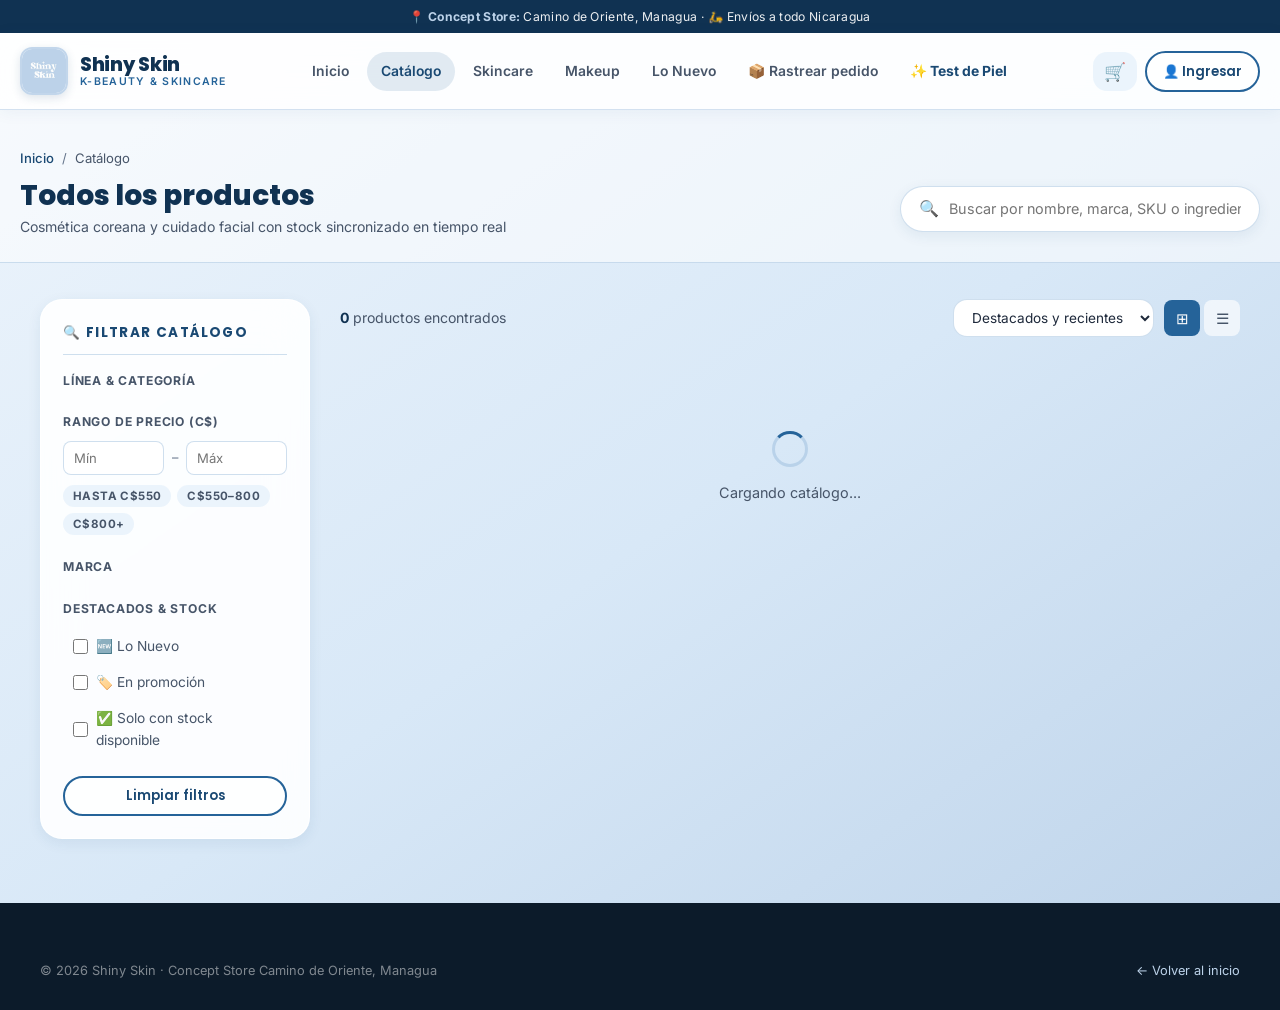
<file: frontend/producto.html>
<!DOCTYPE html>
<html lang="es">
<head>
  <meta charset="UTF-8" />
  <meta name="viewport" content="width=device-width, initial-scale=1.0" />
  <title id="pageTitle">Producto – Shiny Skin</title>
  <meta name="description" id="pageDesc" content="Producto K-beauty auténtico en Shiny Skin Nicaragua." />
  <link rel="stylesheet" href="css/main.css" />
  <link rel="stylesheet" href="css/tienda.css" />
</head>
<body>

<div class="top-notice-bar">
  📍 <strong>Concept Store:</strong> Camino de Oriente, Managua · 🛵 Envíos a todo Nicaragua
</div>

<header class="navbar">
  <div class="navbar-inner">
    <a href="index.html" class="navbar-logo">
      <img src="img/SHINY LOGO 1.jpg" alt="Shiny Skin Logo" />
      <div class="navbar-brand-text">
        <span class="navbar-brand-title">Shiny Skin</span>
        <span class="navbar-brand-sub">K-Beauty &amp; Skincare</span>
      </div>
    </a>
    <nav class="navbar-nav">
      <a href="index.html" class="nav-link">Inicio</a>
      <a href="tienda.html" class="nav-link active">Catálogo</a>
      <a href="tienda.html?cat=skincare" class="nav-link">Skincare</a>
      <a href="tienda.html?cat=makeup" class="nav-link">Makeup</a>
      <a href="#" class="nav-link" onclick="event.preventDefault();openTrackingModal()">📦 Rastrear pedido</a>
    </nav>
    <div class="navbar-actions">
      <button class="cart-btn" onclick="window.location='carrito.html'" title="Ver carrito">
        🛒
        <span class="cart-badge" id="cartBadge">0</span>
      </button>
      <a href="login.html" class="btn btn-outline btn-sm" data-nav-auth>👤 Ingresar</a>
      <button class="mobile-menu-btn" onclick="toggleMobileNav()" aria-label="Abrir menú">☰</button>
    </div>
  </div>
</header>

<div style="max-width:1120px;margin:0 auto;padding:8px 20px 0;">
  <nav class="breadcrumb" id="breadcrumb">
    <a href="index.html">Inicio</a>
    <span class="breadcrumb-sep">/</span>
    <a href="tienda.html">Catálogo</a>
    <span class="breadcrumb-sep">/</span>
    <span id="breadcrumbProd">Cargando...</span>
  </nav>
</div>

<!-- Product Detail -->
<div id="productDetail" class="page-loader" style="min-height:55vh;">
  <div class="spinner"></div><p>Cargando información del producto...</p>
</div>

<!-- Related Products -->
<section class="section" style="background:rgba(255,255,255,0.45);">
  <div class="container">
    <div class="section-header" style="margin-bottom:32px;">
      <h2 class="section-title" style="font-size:1.45rem;">Combínalo en tu rutina ✨</h2>
    </div>
    <div class="grid-4" id="relatedGrid">
      <div class="page-loader" style="grid-column:1/-1;"><div class="spinner"></div></div>
    </div>
  </div>
</section>

<footer class="footer">
  <div class="container">
    <div class="footer-bottom" style="padding-top:0;border-top:none;">
      <span>© 2026 Shiny Skin · Concept Store Camino de Oriente</span>
      <a href="tienda.html" style="color:var(--color-brand-pastel);">← Volver al catálogo</a>
    </div>
  </div>
</footer>

<script src="js/config.js"></script>
<script src="js/api.js"></script>
<script>
let productData = null;
let qty = 1;

async function init() {
  const params = new URLSearchParams(window.location.search);
  const id = params.get('id');
  if (!id) { window.location = 'tienda.html'; return; }

  const products = await fetchProductos();
  productData = products.find(p => p.id == id);
  if (!productData) {
    try { productData = await api.productos.get(id); } catch {}
  }

  if (!productData) {
    document.getElementById('productDetail').className = 'container';
    document.getElementById('productDetail').innerHTML = `
      <div class="empty-state" style="margin:36px 0;">
        <div class="empty-icon">🔍</div>
        <div class="empty-title">Producto no encontrado</div>
        <div class="empty-text">El producto solicitado no existe o ya no está en catálogo.</div>
        <a href="tienda.html" class="btn btn-primary">Volver al catálogo</a>
      </div>`;
    return;
  }

  document.title = `${productData.nombre} – Shiny Skin`;
  document.getElementById('pageDesc').content = productData.descripcion || '';
  document.getElementById('breadcrumbProd').textContent = productData.nombre;

  const hasDiscount = Number(productData.descuento || 0) > 0;
  const img1 = resolveImageUrl(productData.imagen_url);
  const img2 = productData.imagen_url2 ? resolveImageUrl(productData.imagen_url2) : '';
  const beneficiosHTML = productData.beneficios
    ? productData.beneficios.split('·').map(b => b.trim()).filter(Boolean).map(b => `<div class="beneficio-item"><div class="beneficio-dot"></div><span>${b}</span></div>`).join('')
    : '';

  const specs = [
    productData.categoria ? `📂 ${productData.categoria}` : null,
    productData.tamano ? `⚖️ Contenido: ${productData.tamano}` : null,
    productData.tono ? `🎨 Tono: ${productData.tono}` : null,
    productData.sku ? `🏷️ SKU: ${productData.sku}` : null,
  ].filter(Boolean);

  document.getElementById('productDetail').className = '';
  document.getElementById('productDetail').innerHTML = `
  <div class="producto-detalle">
    <div class="producto-gallery fade-in">
      <div class="gallery-main">
        <img id="mainImg" src="${img1}" onerror="handleImgError(this)" alt="${productData.nombre}" />
      </div>
      ${img2 ? `<div class="gallery-thumbs">
        <div class="gallery-thumb active" onclick="setImg('${img1}',this)"><img src="${img1}" onerror="handleImgError(this)" alt="Vista 1"/></div>
        <div class="gallery-thumb" onclick="setImg('${img2}',this)"><img src="${img2}" onerror="handleImgError(this)" alt="Vista 2"/></div>
      </div>` : ''}
    </div>

    <div class="producto-info fade-in-delay-1">
      <div class="producto-marca">${productData.marca || 'K-Beauty'} ${productData.pais_origen ? `· ${productData.pais_origen}` : ''}</div>
      <h1 class="producto-titulo">${productData.nombre}</h1>

      <div class="${productData.stock > 0 ? 'stock-badge in-stock' : 'stock-badge out-stock'}">
        <div class="stock-dot"></div>
        ${productData.stock > 0
          ? `Disponible (${productData.stock} uds. · Tienda Física: ${productData.stock_fisico ?? productData.stock} | Online: ${productData.stock_online ?? 0})`
          : 'Agotado temporalmente'}
      </div>

      <div class="producto-precio-wrapper">
        <span class="producto-precio-main">${formatCurrency(productData.precio_final)}</span>
        ${hasDiscount ? `<span class="producto-precio-original">${formatCurrency(productData.precio_venta)}</span>` : ''}
        ${hasDiscount ? `<span class="producto-descuento">-${productData.descuento}% OFF</span>` : ''}
      </div>

      ${specs.length ? `<div class="producto-specs">${specs.map(s => `<span class="spec-chip">${s}</span>`).join('')}</div>` : ''}

      <p class="producto-descripcion">${productData.descripcion || 'Fórmula original importada por Shiny Skin para el cuidado y belleza de tu piel.'}</p>

      ${beneficiosHTML ? `<div class="producto-beneficios"><div style="font-size:0.78rem;font-weight:700;color:var(--color-primary-dark);text-transform:uppercase;letter-spacing:0.8px;margin-bottom:8px;">Beneficios clave</div>${beneficiosHTML}</div>` : ''}

      ${productData.ingredientes ? `
      <div style="margin-bottom:22px;padding:12px 14px;background:var(--color-surface-2);border-radius:var(--radius-md);border:1px solid var(--color-surface-3);">
        <div style="font-size:0.75rem;font-weight:700;color:var(--color-primary-dark);text-transform:uppercase;letter-spacing:0.7px;margin-bottom:4px;">🧪 Ingredientes destacados</div>
        <div style="font-size:0.84rem;color:var(--color-text-muted);">${productData.ingredientes}</div>
      </div>` : ''}

      <div style="display:flex;align-items:center;gap:14px;flex-wrap:wrap;">
        <div class="cantidad-selector">
          <button class="qty-btn" onclick="changeQty(-1)" id="qtyMinus">–</button>
          <span class="qty-display" id="qtyDisplay">1</span>
          <button class="qty-btn" onclick="changeQty(1)">+</button>
        </div>
        <span style="font-size:0.82rem;color:var(--color-text-muted);">Máx. ${productData.stock || 0} uds.</span>
      </div>

      <div class="producto-actions">
        <button class="btn btn-primary btn-lg btn-comprar" onclick="addToCartAndGo(event, true)" ${productData.stock <= 0 ? 'disabled' : ''}>
          🛒 Agregar al carrito
        </button>
        <button class="btn btn-outline btn-lg" onclick="addToCartAndGo(event, false)" ${productData.stock <= 0 ? 'disabled' : ''}>
          Comprar ahora →
        </button>
      </div>

      <div style="margin-top:24px;padding:14px 16px;background:var(--color-surface-2);border-radius:var(--radius-md);font-size:0.82rem;color:var(--color-text-muted);display:flex;flex-direction:column;gap:6px;">
        <span>🏬 <strong>Retiro gratis</strong> en Concept Store (Camino de Oriente)</span>
        <span>🛵 <strong>Envío a domicilio</strong> rápido en Managua y departamentos</span>
        <span>💬 ¿Dudas sobre tu tipo de piel? <a href="https://wa.me/${getStoreWhatsApp()}?text=${encodeURIComponent('Hola Shiny Skin, quiero consultar sobre: ' + productData.nombre)}" target="_blank" style="color:var(--color-primary-dark);font-weight:700;">Consultar por WhatsApp</a></span>
      </div>
    </div>
  </div>`;

  loadRelated(products);
}

function setImg(src, thumb) {
  document.getElementById('mainImg').src = src;
  document.querySelectorAll('.gallery-thumb').forEach(t => t.classList.remove('active'));
  thumb.classList.add('active');
}

function changeQty(delta) {
  const maxStock = Math.max(1, Number(productData.stock || 1));
  qty = Math.max(1, Math.min(maxStock, qty + delta));
  document.getElementById('qtyDisplay').textContent = qty;
}

function addToCartAndGo(event, stay = true) {
  if (event) event.preventDefault();
  if (!productData || productData.stock <= 0) return;

  const cart = getCart();
  const existing = cart.find(i => i.id == productData.id);
  const currentQty = existing ? existing.cantidad : 0;
  if (currentQty + qty > productData.stock) {
    showToast(`Stock máximo disponible: ${productData.stock} unidades (ya tienes ${currentQty} en tu carrito).`, 'error');
    return;
  }

  if (existing) {
    existing.cantidad += qty;
    existing.stock_max = productData.stock;
  } else {
    cart.push({
      id: productData.id,
      nombre: productData.nombre,
      precio: productData.precio_final,
      imagen: resolveImageUrl(productData.imagen_url),
      marca: productData.marca,
      stock_max: productData.stock,
      cantidad: qty
    });
  }
  saveCart(cart);
  if (stay) showToast(`${qty} × ${productData.nombre.split(' ').slice(0, 3).join(' ')} agregado al carrito`, 'success');
  else window.location = 'carrito.html';
}

function loadRelated(products) {
  let related = products.filter(p => p.id != productData.id && (p.categoria === productData.categoria || p.marca === productData.marca)).slice(0, 4);
  if (related.length < 4) {
    const extras = products.filter(p => p.id != productData.id && !related.some(r => r.id == p.id)).slice(0, 4 - related.length);
    related = related.concat(extras);
  }
  const grid = document.getElementById('relatedGrid');
  grid.innerHTML = related.map(p => `<article class="product-card fade-in">
    <a href="producto.html?id=${p.id}"><div class="product-card-img"><img src="${resolveImageUrl(p.imagen_url)}" onerror="handleImgError(this)" alt="${p.nombre}" loading="lazy"/></div></a>
    <div class="product-card-body">
      <div class="product-brand">${p.marca || 'K-Beauty'}</div>
      <a href="producto.html?id=${p.id}"><div class="product-name">${p.nombre}</div></a>
      <div class="product-price"><span class="price-main">${formatCurrency(p.precio_final)}</span></div>
    </div>
    <div class="product-card-footer">
      <a href="producto.html?id=${p.id}" class="btn-add-cart">Ver detalles →</a>
    </div>
  </article>`).join('');
}

init();
</script>
</body>
</html>
</file>
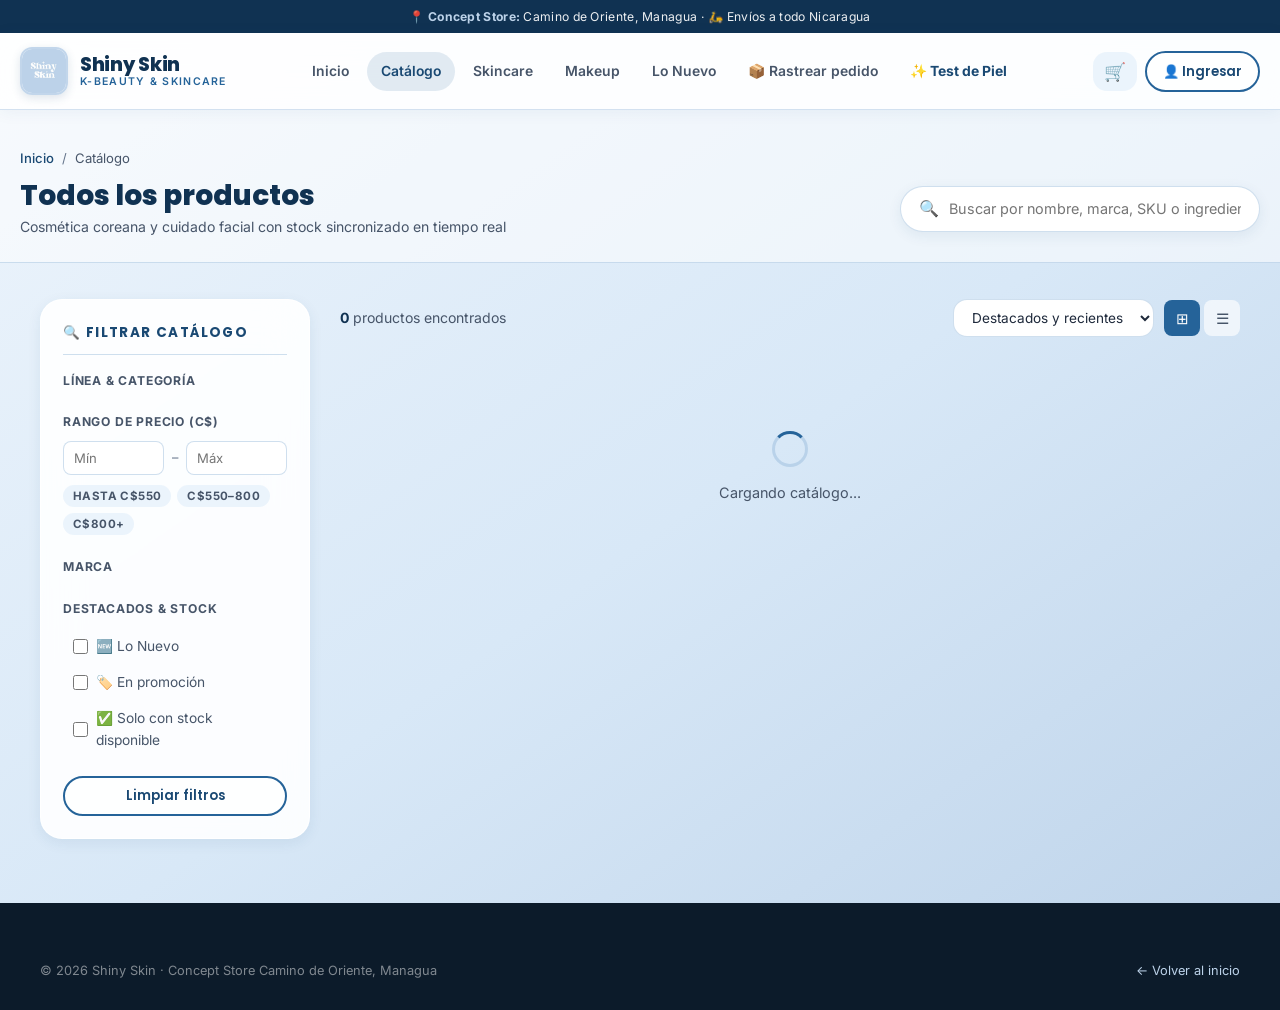
<file: frontend/tienda.html>
<!DOCTYPE html>
<html lang="es">
<head>
  <meta charset="UTF-8" />
  <meta name="viewport" content="width=device-width, initial-scale=1.0" />
  <title>Catálogo – Shiny Skin K-Beauty Nicaragua</title>
  <meta name="description" content="Explora todo el catálogo de skincare y maquillaje K-beauty de Shiny Skin. Filtra por categoría, precio, marca y disponibilidad en tiempo real." />
  <link rel="stylesheet" href="css/main.css" />
  <link rel="stylesheet" href="css/tienda.css" />
</head>
<body>

<div class="top-notice-bar">
  📍 <strong>Concept Store:</strong> Camino de Oriente, Managua · 🛵 Envíos a todo Nicaragua
</div>

<!-- NAVBAR -->
<header class="navbar">
  <div class="navbar-inner">
    <a href="index.html" class="navbar-logo">
      <img src="img/SHINY LOGO 1.jpg" alt="Shiny Skin Logo" />
      <div class="navbar-brand-text">
        <span class="navbar-brand-title">Shiny Skin</span>
        <span class="navbar-brand-sub">K-Beauty &amp; Skincare</span>
      </div>
    </a>
    <nav class="navbar-nav" id="tiendaNav">
      <a href="index.html" class="nav-link">Inicio</a>
      <a href="tienda.html" class="nav-link active" data-cat-nav="all">Catálogo</a>
      <a href="tienda.html?cat=skincare" class="nav-link" data-cat-nav="skincare">Skincare</a>
      <a href="tienda.html?cat=makeup" class="nav-link" data-cat-nav="makeup">Makeup</a>
      <a href="tienda.html?nuevo=true" class="nav-link" data-cat-nav="nuevo">Lo Nuevo</a>
      <a href="#" class="nav-link" onclick="event.preventDefault();openTrackingModal()">📦 Rastrear pedido</a>
    </nav>
    <div class="navbar-actions">
      <button class="cart-btn" onclick="window.location='carrito.html'" title="Ver carrito">
        🛒
        <span class="cart-badge" id="cartBadge">0</span>
      </button>
      <a href="login.html" class="btn btn-outline btn-sm" data-nav-auth>👤 Ingresar</a>
      <button class="mobile-menu-btn" onclick="toggleMobileNav()" aria-label="Abrir menú">☰</button>
    </div>
  </div>
</header>

<!-- TIENDA HEADER -->
<div style="background: rgba(255,255,255,0.55); border-bottom: 1px solid var(--color-surface-3); padding: 20px 20px 24px;">
  <div style="max-width:1240px;margin:0 auto;">
    <nav class="breadcrumb">
      <a href="index.html">Inicio</a>
      <span class="breadcrumb-sep">/</span>
      <span id="breadcrumbCat">Catálogo</span>
    </nav>
    <div style="display:flex;align-items:center;justify-content:space-between;flex-wrap:wrap;gap:14px;margin-top:6px;">
      <div>
        <h1 style="font-size:1.75rem;font-weight:800;margin-bottom:2px;color:var(--color-primary-darker);" id="pageTitle">Todos los productos</h1>
        <p style="color:var(--color-text-muted);font-size:0.88rem;" id="pageSubtitle">Cosmética coreana y cuidado facial con stock sincronizado en tiempo real</p>
      </div>
      <div class="search-bar" style="max-width:360px;">
        <span class="search-ico">🔍</span>
        <input type="text" id="searchInput" placeholder="Buscar por nombre, marca, SKU o ingrediente..." aria-label="Buscar productos" oninput="filterProducts()" />
      </div>
    </div>
  </div>
</div>

<!-- TIENDA LAYOUT -->
<div class="tienda-layout">

  <!-- SIDEBAR FILTROS -->
  <aside class="filtros-sidebar" aria-label="Filtros de productos">
    <button type="button" class="mobile-filter-toggle" id="mobileFilterToggle" onclick="toggleMobileFilters()" aria-expanded="false">
      <span>🔍 Filtrar Catálogo <span id="activeFiltersBadge" class="mobile-filter-badge" style="display:none;">0</span></span>
      <span id="mobileFilterArrow">▾</span>
    </button>
    <div class="filtros-card" id="filtrosCard">
      <div class="filtros-title">🔍 Filtrar Catálogo</div>

      <div class="filtros-section">
        <div class="filtros-section-title">Línea &amp; Categoría</div>
        <div id="categoryFilters">
          <!-- Generado dinámicamente con conteos reales -->
        </div>
      </div>

      <div class="filtros-section">
        <div class="filtros-section-title">Rango de Precio (C$)</div>
        <div class="price-range">
          <input class="price-input" type="number" id="minPrice" min="0" placeholder="Mín" oninput="filterProducts()" />
          <span class="price-sep">–</span>
          <input class="price-input" type="number" id="maxPrice" min="0" placeholder="Máx" oninput="filterProducts()" />
        </div>
        <div style="margin-top:10px;display:flex;flex-wrap:wrap;gap:6px;">
          <button type="button" class="badge badge-muted" style="cursor:pointer;" onclick="setPriceRange(0,550)">Hasta C$550</button>
          <button type="button" class="badge badge-muted" style="cursor:pointer;" onclick="setPriceRange(550,800)">C$550–800</button>
          <button type="button" class="badge badge-muted" style="cursor:pointer;" onclick="setPriceRange(800,99999)">C$800+</button>
        </div>
      </div>

      <div class="filtros-section">
        <div class="filtros-section-title">Marca</div>
        <div id="brandFilters"></div>
      </div>

      <div class="filtros-section" style="margin-bottom:0;">
        <div class="filtros-section-title">Destacados &amp; Stock</div>
        <label class="filtro-item" for="chkNuevo">
          <input type="checkbox" id="chkNuevo" onchange="filterProducts()" />
          <span>🆕 Lo Nuevo</span>
        </label>
        <label class="filtro-item" for="chkDescuento">
          <input type="checkbox" id="chkDescuento" onchange="filterProducts()" />
          <span>🏷️ En promoción</span>
        </label>
        <label class="filtro-item" for="chkDisponible">
          <input type="checkbox" id="chkDisponible" onchange="filterProducts()" />
          <span>✅ Solo con stock disponible</span>
        </label>
      </div>

      <button type="button" class="btn btn-outline btn-sm" style="width:100%;margin-top:18px;" onclick="clearFilters()">Limpiar filtros</button>
    </div>
  </aside>

  <!-- PRODUCTOS MAIN -->
  <main>
    <div class="productos-header">
      <span class="productos-count"><strong id="prodCount">0</strong> productos encontrados</span>
      <div class="productos-sort">
        <select class="sort-select" id="sortSelect" onchange="filterProducts()" aria-label="Ordenar por">
          <option value="default">Destacados y recientes</option>
          <option value="price-asc">Precio: menor a mayor</option>
          <option value="price-desc">Precio: mayor a menor</option>
          <option value="name">Nombre A–Z</option>
        </select>
        <div class="view-toggle">
          <button class="view-btn active" id="gridViewBtn" onclick="setView('grid')" title="Vista cuadrícula">⊞</button>
          <button class="view-btn" id="listViewBtn" onclick="setView('list')" title="Vista lista">☰</button>
        </div>
      </div>
    </div>

    <div class="products-grid" id="productsGrid">
      <div class="page-loader" style="grid-column:1/-1;">
        <div class="spinner"></div><p>Cargando catálogo...</p>
      </div>
    </div>

    <div class="pagination" id="pagination"></div>
  </main>

</div>

<!-- FOOTER -->
<footer class="footer">
  <div class="container">
    <div class="footer-bottom" style="padding-top:0;border-top:none;">
      <span>© 2026 Shiny Skin · Concept Store Camino de Oriente, Managua</span>
      <a href="index.html" style="color:var(--color-brand-pastel);">← Volver al inicio</a>
    </div>
  </div>
</footer>

<script src="js/config.js"></script>
<script src="js/api.js"></script>
<script>
let allProducts = [];
let catFilter = 'all';
let brandFilter = '';
let currentPage = 1;
const PAGE_SIZE = 9;

const CATEGORY_DEFS = [
  { key: 'all',         label: 'Todos los productos', sub: false },
  { key: 'skincare',    label: '✨ Skincare',          sub: false },
  { key: 'limpiadores', label: '💧 Limpiadores',       sub: true },
  { key: 'serums',      label: '🧪 Sueros & Esencias', sub: true },
  { key: 'hidratantes', label: '🧴 Hidratantes',       sub: true },
  { key: 'protectores', label: '☀️ Protectores Solares', sub: true },
  { key: 'mascarillas', label: '🌿 Mascarillas',       sub: true },
  { key: 'tonicos',     label: '💦 Tónicos',           sub: true },
  { key: 'makeup',      label: '💄 Makeup',            sub: false },
  { key: 'labios',      label: '💋 Labios',            sub: true },
  { key: 'rostro',      label: '🫧 Rostro',            sub: true },
];

async function init() {
  allProducts = await fetchProductos();
  handleURLParams();
  renderCategoryFilters();
  renderBrandFilters();
  filterProducts();
}

function handleURLParams() {
  const params = new URLSearchParams(window.location.search);
  const cat = params.get('cat');
  const nuevo = params.get('nuevo');
  const q = params.get('q');

  if (q) document.getElementById('searchInput').value = q;

  if (cat) {
    catFilter = normalizeText(cat);
    const label = getCatLabel(catFilter);
    document.getElementById('pageTitle').textContent = label;
    document.getElementById('breadcrumbCat').textContent = label;
  }
  if (nuevo === 'true') {
    document.getElementById('chkNuevo').checked = true;
    document.getElementById('pageTitle').textContent = 'Lo Nuevo ✨';
    document.getElementById('breadcrumbCat').textContent = 'Lo Nuevo';
  }

  document.querySelectorAll('#tiendaNav .nav-link').forEach(a => a.classList.remove('active'));
  if (nuevo === 'true') document.querySelector('[data-cat-nav="nuevo"]')?.classList.add('active');
  else if (catFilter === 'skincare') document.querySelector('[data-cat-nav="skincare"]')?.classList.add('active');
  else if (catFilter === 'makeup') document.querySelector('[data-cat-nav="makeup"]')?.classList.add('active');
  else document.querySelector('[data-cat-nav="all"]')?.classList.add('active');
}

function getCatLabel(cat) {
  const found = CATEGORY_DEFS.find(c => c.key === normalizeText(cat));
  return found ? found.label : 'Catálogo';
}

function renderCategoryFilters() {
  const container = document.getElementById('categoryFilters');
  container.innerHTML = CATEGORY_DEFS.map(c => {
    const count = c.key === 'all'
      ? allProducts.length
      : allProducts.filter(p => matchesCategoryFilter(p, c.key)).length;
    const isActive = normalizeText(catFilter) === c.key;
    return `
      <div class="filtro-item ${c.sub ? 'sub-cat' : ''} ${isActive ? 'active' : ''}" onclick="setCatFilter('${c.key}')">
        <span>${c.label}</span>
        <span class="filtro-count">${count}</span>
      </div>`;
  }).join('');
}

function renderBrandFilters() {
  const brands = [...new Set(allProducts.map(p => p.marca).filter(Boolean))].sort((a, b) => a.localeCompare(b));
  const container = document.getElementById('brandFilters');
  container.innerHTML = brands.map(b => {
    const isAct = normalizeText(brandFilter) === normalizeText(b);
    const safeBrand = b.replace(/'/g, "\\'");
    return `
      <div class="filtro-item ${isAct ? 'active' : ''}" onclick="setBrandFilter('${safeBrand}')">
        <span>${b}</span>
        <span class="filtro-count">${allProducts.filter(p => p.marca === b).length}</span>
      </div>`;
  }).join('');
}

function getFiltered() {
  const q = normalizeText(document.getElementById('searchInput').value);
  const minP = parseFloat(document.getElementById('minPrice').value) || 0;
  const maxVal = parseFloat(document.getElementById('maxPrice').value);
  const maxP = isNaN(maxVal) || maxVal <= 0 ? Infinity : maxVal;
  const onlyNew = document.getElementById('chkNuevo').checked;
  const onlyDiscount = document.getElementById('chkDescuento').checked;
  const onlyAvailable = document.getElementById('chkDisponible').checked;
  const sort = document.getElementById('sortSelect').value;

  let result = allProducts.filter(p => {
    if (q) {
      const hay = normalizeText(`${p.nombre} ${p.marca || ''} ${p.sku || ''} ${p.ingredientes || ''} ${p.categoria || ''}`);
      if (!hay.includes(q)) return false;
    }
    if (catFilter !== 'all' && !matchesCategoryFilter(p, catFilter)) return false;
    if (brandFilter && normalizeText(p.marca) !== normalizeText(brandFilter)) return false;
    if (p.precio_final < minP || p.precio_final > maxP) return false;
    if (onlyNew && !p.es_nuevo) return false;
    if (onlyDiscount && Number(p.descuento || 0) <= 0) return false;
    if (onlyAvailable && Number(p.stock || 0) <= 0) return false;
    return true;
  });

  if (sort === 'price-asc')  result.sort((a, b) => a.precio_final - b.precio_final);
  else if (sort === 'price-desc') result.sort((a, b) => b.precio_final - a.precio_final);
  else if (sort === 'name')  result.sort((a, b) => a.nombre.localeCompare(b.nombre));
  else result.sort((a, b) => Number(b.es_destacado) - Number(a.es_destacado) || b.id - a.id);

  return result;
}

function toggleMobileFilters(forceClose = false) {
  const card = document.getElementById('filtrosCard');
  const btn = document.getElementById('mobileFilterToggle');
  const arrow = document.getElementById('mobileFilterArrow');
  if (!card) return;
  const open = forceClose ? false : !card.classList.contains('open');
  card.classList.toggle('open', open);
  if (btn) btn.setAttribute('aria-expanded', open ? 'true' : 'false');
  if (arrow) arrow.textContent = open ? '▴' : '▾';
}

function updateActiveFiltersBadge() {
  const badge = document.getElementById('activeFiltersBadge');
  if (!badge) return;
  let active = 0;
  if (catFilter && catFilter !== 'all') active++;
  if (brandFilter) active++;
  if (document.getElementById('minPrice')?.value || document.getElementById('maxPrice')?.value) active++;
  if (document.getElementById('chkNuevo')?.checked) active++;
  if (document.getElementById('chkDescuento')?.checked) active++;
  if (document.getElementById('chkDisponible')?.checked) active++;
  badge.textContent = active;
  badge.style.display = active > 0 ? 'inline-flex' : 'none';
}

function filterProducts() {
  currentPage = 1;
  updateActiveFiltersBadge();
  renderProducts();
}

function renderProducts() {
  const filtered = getFiltered();
  document.getElementById('prodCount').textContent = filtered.length;
  const start = (currentPage - 1) * PAGE_SIZE;
  const page = filtered.slice(start, start + PAGE_SIZE);
  const grid = document.getElementById('productsGrid');

  if (page.length === 0) {
    grid.innerHTML = `<div class="empty-state" style="grid-column:1/-1;">
      <div class="empty-icon">🔍</div>
      <div class="empty-title">No encontramos productos con esos criterios</div>
      <div class="empty-text">Prueba limpiando los filtros o buscando otro ingrediente o marca.</div>
      <button class="btn btn-primary" onclick="clearFilters()">Mostrar todo el catálogo</button>
    </div>`;
    document.getElementById('pagination').innerHTML = '';
    return;
  }

  grid.innerHTML = page.map(renderProductCard).join('');
  renderPagination(filtered.length);
}

function renderPagination(total) {
  const pages = Math.ceil(total / PAGE_SIZE);
  if (pages <= 1) { document.getElementById('pagination').innerHTML = ''; return; }
  let html = '';
  if (currentPage > 1) html += `<button class="page-btn" onclick="goPage(${currentPage - 1})">←</button>`;
  for (let i = 1; i <= pages; i++) {
    html += `<button class="page-btn${i === currentPage ? ' active' : ''}" onclick="goPage(${i})">${i}</button>`;
  }
  if (currentPage < pages) html += `<button class="page-btn" onclick="goPage(${currentPage + 1})">→</button>`;
  document.getElementById('pagination').innerHTML = html;
}

function goPage(p) {
  currentPage = p;
  renderProducts();
  window.scrollTo({ top: 160, behavior: 'smooth' });
}

function setCatFilter(cat) {
  catFilter = cat;
  const label = getCatLabel(cat);
  document.getElementById('pageTitle').textContent = label;
  document.getElementById('breadcrumbCat').textContent = label;
  renderCategoryFilters();
  filterProducts();
  if (window.innerWidth <= 768) toggleMobileFilters(true);
}

function setBrandFilter(brand) {
  brandFilter = normalizeText(brandFilter) === normalizeText(brand) ? '' : brand;
  renderBrandFilters();
  filterProducts();
  if (window.innerWidth <= 768) toggleMobileFilters(true);
}

function setPriceRange(min, max) {
  document.getElementById('minPrice').value = min || '';
  document.getElementById('maxPrice').value = max >= 9999 ? '' : max;
  filterProducts();
  if (window.innerWidth <= 768) toggleMobileFilters(true);
}

function clearFilters() {
  catFilter = 'all';
  brandFilter = '';
  document.getElementById('searchInput').value = '';
  document.getElementById('minPrice').value = '';
  document.getElementById('maxPrice').value = '';
  document.getElementById('chkNuevo').checked = false;
  document.getElementById('chkDescuento').checked = false;
  document.getElementById('chkDisponible').checked = false;
  document.getElementById('sortSelect').value = 'default';
  document.getElementById('pageTitle').textContent = 'Todos los productos';
  document.getElementById('breadcrumbCat').textContent = 'Catálogo';
  renderCategoryFilters();
  renderBrandFilters();
  filterProducts();
  if (window.innerWidth <= 768) toggleMobileFilters(true);
}

function setView(v) {
  const grid = document.getElementById('productsGrid');
  grid.classList.toggle('list-view', v === 'list');
  document.getElementById('listViewBtn').classList.toggle('active', v === 'list');
  document.getElementById('gridViewBtn').classList.toggle('active', v !== 'list');
}

function renderProductCard(p) {
  const hasDiscount = Number(p.descuento || 0) > 0;
  const agotado = Number(p.stock || 0) <= 0;
  const imgSrc = resolveImageUrl(p.imagen_url);
  return `<article class="product-card fade-in" data-product-id="${p.id}">
    <div class="product-card-img">
      <a href="producto.html?id=${p.id}">
        <img src="${imgSrc}" onerror="handleImgError(this)" alt="${p.nombre}" loading="lazy"/>
      </a>
      <div class="product-card-badges">
        ${p.es_nuevo ? '<span class="badge tag-new">Nuevo</span>' : ''}
        ${hasDiscount ? `<span class="badge tag-sale">-${p.descuento}%</span>` : ''}
        ${agotado ? '<span class="badge badge-danger">Agotado</span>' : ''}
      </div>
    </div>
    <div class="product-card-body">
      <div class="product-brand">${p.marca || 'K-Beauty'} · <span style="font-weight:500;text-transform:none;">${p.categoria || ''}</span></div>
      <a href="producto.html?id=${p.id}"><div class="product-name">${p.nombre}</div></a>
      ${p.tamano || p.tono ? `<div class="product-meta-pill">${[p.tamano, p.tono].filter(Boolean).join(' · ')}</div>` : ''}
      <div class="product-price">
        <span class="price-main">${formatCurrency(p.precio_final)}</span>
        ${hasDiscount ? `<span class="price-original">${formatCurrency(p.precio_venta)}</span>` : ''}
      </div>
    </div>
    <div class="product-card-footer">
      <button class="btn-add-cart" onclick="addToCart(${p.id})" ${agotado ? 'disabled' : ''}>
        ${agotado ? 'Agotado temporalmente' : '🛒 Agregar al carrito'}
      </button>
    </div>
  </article>`;
}

function addToCart(productId) {
  const p = allProducts.find(x => x.id == productId);
  if (!p || p.stock <= 0) return;
  const cart = getCart();
  const existing = cart.find(i => i.id == productId);
  const currentQty = existing ? existing.cantidad : 0;
  if (currentQty + 1 > p.stock) {
    showToast(`Máximo disponible en stock: ${p.stock} unidades.`, 'error');
    return;
  }
  if (existing) {
    existing.cantidad++;
    existing.stock_max = p.stock;
  } else {
    cart.push({
      id: p.id,
      nombre: p.nombre,
      precio: p.precio_final,
      imagen: resolveImageUrl(p.imagen_url),
      marca: p.marca,
      stock_max: p.stock,
      cantidad: 1
    });
  }
  saveCart(cart);
  showToast(`${p.nombre.split(' ').slice(0, 3).join(' ')} agregado al carrito`, 'success');
}

init();
</script>
</body>
</html>
</file>
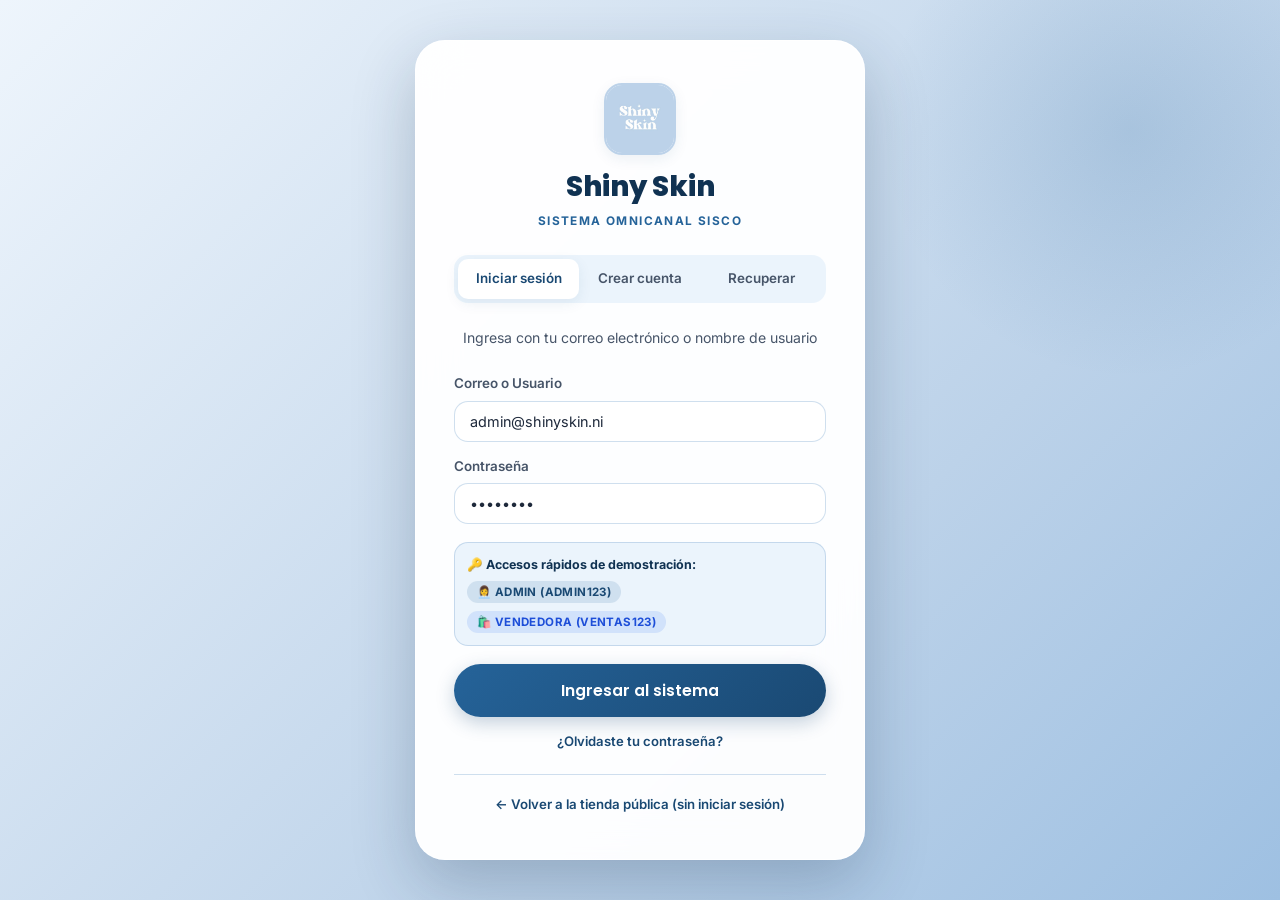
<file: frontend/admin/clientes.html>
<!DOCTYPE html>
<html lang="es">
<head>
  <meta charset="UTF-8"/><meta name="viewport" content="width=device-width, initial-scale=1.0"/>
  <title>Cartera de Clientes – SISCO Shiny Skin</title>
  <link rel="stylesheet" href="../css/main.css"/><link rel="stylesheet" href="../css/admin.css"/>
</head>
<body class="admin-body">

<aside class="admin-sidebar" id="sidebar"></aside>

<div class="admin-main">
  <header class="admin-topbar">
    <div class="topbar-title">👥 Cartera de Clientes e Historial (HU-05)</div>
    <div class="topbar-actions">
      <button type="button" class="btn-admin-secondary" data-admin-only onclick="exportClientsCSV()">📊 Exportar Excel</button>
      <button class="btn-admin-primary" onclick="openClientModal()">➕ Registrar Cliente</button>
    </div>
  </header>

  <div class="admin-content">

    <div class="kpi-grid">
      <div class="kpi-card blue">
        <div class="kpi-icon">👥</div>
        <div class="kpi-value" id="cliTotal">0</div>
        <div class="kpi-label">Clientes Registrados</div>
      </div>
      <div class="kpi-card green">
        <div class="kpi-icon">🔁</div>
        <div class="kpi-value" id="cliRecurrentes">0</div>
        <div class="kpi-label">Clientes con Compras</div>
      </div>
      <div class="kpi-card gold" data-admin-only>
        <div class="kpi-icon">💎</div>
        <div class="kpi-value" id="cliVolumen">C$ 0.00</div>
        <div class="kpi-label">Compras Acumuladas</div>
      </div>
      <div class="kpi-card pink" data-admin-only>
        <div class="kpi-icon">🧾</div>
        <div class="kpi-value" id="cliTicket">C$ 0.00</div>
        <div class="kpi-label">Valor Promedio por Cliente</div>
      </div>
    </div>

    <div class="actions-bar">
      <div class="actions-bar-left">
        <div class="search-wrapper">
          <span class="search-icon">🔍</span>
          <input class="search-input-admin" type="text" id="cliSearch" placeholder="Buscar por nombre, teléfono o dirección..." oninput="loadClients()" />
        </div>
      </div>
    </div>

    <div class="admin-card">
      <div class="admin-table-wrapper">
        <table class="admin-table">
          <thead>
            <tr>
              <th>Cliente</th>
              <th>Teléfono / WhatsApp</th>
              <th>Correo</th>
              <th>Dirección habitual</th>
              <th>Pedidos</th>
              <th>Total Comprado</th>
              <th>Acciones</th>
            </tr>
          </thead>
          <tbody id="clientsBody">
            <tr><td colspan="7" style="text-align:center;padding:36px;">Cargando cartera de clientes...</td></tr>
          </tbody>
        </table>
      </div>
    </div>

  </div>
</div>

<!-- Modal Crear / Editar Cliente -->
<div class="modal-overlay" id="clientModal" onclick="if(event.target===this)this.classList.remove('active')">
  <div class="admin-modal" style="max-width:540px;">
    <div class="modal-header">
      <div class="modal-title" id="cliModalTitle">Registrar Cliente</div>
      <button class="modal-close" onclick="document.getElementById('clientModal').classList.remove('active')">✕</button>
    </div>
    <form onsubmit="saveClient(event)">
      <input type="hidden" id="cliId" />
      <div class="admin-form-grid">
        <div class="admin-form-group admin-form-full">
          <label class="admin-form-label">Nombre completo *</label>
          <input class="admin-form-control" id="cNombre" required maxlength="100" placeholder="Ej. Andrea Carolina López" oninput="sanitizeFullNameInput(this)" />
        </div>
        <div class="admin-form-group">
          <label class="admin-form-label">Teléfono / WhatsApp (Nicaragua +505)</label>
          <input class="admin-form-control" id="cTel" type="tel" inputmode="tel" maxlength="16" placeholder="Ej. 8888-0000" oninput="sanitizeNiPhoneInput(this)" />
        </div>
        <div class="admin-form-group">
          <label class="admin-form-label">Correo electrónico</label>
          <input class="admin-form-control" id="cEmail" type="email" placeholder="cliente@correo.com" />
        </div>
        <div class="admin-form-group admin-form-full">
          <label class="admin-form-label">Dirección de entrega frecuente</label>
          <textarea class="admin-form-control" id="cDir" rows="2" placeholder="Reparto, referencias..."></textarea>
        </div>
        <div class="admin-form-group admin-form-full">
          <label class="admin-form-label">Preferencias / Tipo de piel / Notas</label>
          <input class="admin-form-control" id="cNotas" placeholder="Ej. Piel mixta sensible, prefiere línea ANUA" />
        </div>
      </div>
      <div style="display:flex;justify-content:flex-end;gap:10px;margin-top:20px;">
        <button type="button" class="btn-admin-secondary" onclick="document.getElementById('clientModal').classList.remove('active')">Cancelar</button>
        <button type="submit" class="btn-admin-primary">💾 Guardar Cliente</button>
      </div>
    </form>
  </div>
</div>

<!-- Modal Historial de Cliente -->
<div class="modal-overlay" id="historyModal" onclick="if(event.target===this)this.classList.remove('active')">
  <div class="admin-modal" style="max-width:600px;">
    <div class="modal-header">
      <div class="modal-title" id="histTitle">Historial del Cliente</div>
      <button class="modal-close" onclick="document.getElementById('historyModal').classList.remove('active')">✕</button>
    </div>
    <div id="histBody"></div>
  </div>
</div>

<script src="../js/config.js"></script>
<script src="../js/api.js"></script>
<script src="../js/admin-common.js"></script>
<script>
renderAdminSidebar('clientes');

let allClients = [];

async function loadClients() {
  const q = document.getElementById('cliSearch').value.trim();
  try {
    allClients = await api.clientes.list(q ? { q } : {});
  } catch {
    allClients = [];
  }
  renderClients();
}

function renderClients() {
  const total = allClients.length;
  const conCompras = allClients.filter(c => (c.cantidad_pedidos || 0) > 0).length;
  const volumen = allClients.reduce((s, c) => s + Number(c.total_compras || 0), 0);
  document.getElementById('cliTotal').textContent = total;
  document.getElementById('cliRecurrentes').textContent = conCompras;
  document.getElementById('cliVolumen').textContent = formatCurrency(volumen);
  document.getElementById('cliTicket').textContent = formatCurrency(conCompras ? volumen / conCompras : 0);

  const tbody = document.getElementById('clientsBody');
  if (!allClients.length) {
    tbody.innerHTML = '<tr><td colspan="7" style="text-align:center;padding:36px;color:rgba(255,255,255,0.4);">No se encontraron clientes registrados</td></tr>';
    return;
  }

  tbody.innerHTML = allClients.map(c => {
    const wa = formatWhatsAppPhone(c.telefono);
    const waUrl = wa ? `https://wa.me/${wa}` : '';
    return `
      <tr>
        <td>
          <div class="table-product-name">${c.nombre}</div>
          ${c.notas ? `<div class="table-product-sku">✨ ${c.notas}</div>` : ''}
        </td>
        <td>
          ${c.telefono ? `<a href="${waUrl}" target="_blank" style="color:#34d399;font-weight:600;">💬 ${c.telefono}</a>` : '—'}
        </td>
        <td style="font-size:0.82rem;">${c.email || '—'}</td>
        <td style="font-size:0.8rem;max-width:220px;">${c.direccion || '—'}</td>
        <td><span class="badge badge-primary">${c.cantidad_pedidos || 0}</span></td>
        <td style="font-weight:700;color:#34d399;">${formatCurrency(c.total_compras || 0)}</td>
        <td>
          <div style="display:flex;gap:6px;">
            <button class="btn-table btn-table-view" onclick="viewClientHistory(${c.id})">📜 Pedidos</button>
            <button class="btn-table btn-table-edit" onclick="editClient(${c.id})">✏️</button>
            ${window.IS_ADMIN ? `<button class="btn-table btn-table-delete" onclick="deleteClient(${c.id})" title="Eliminar cliente">🗑</button>` : ''}
          </div>
        </td>
      </tr>`;
  }).join('');
}

function openClientModal(c = null) {
  document.getElementById('cliId').value = c ? c.id : '';
  document.getElementById('cliModalTitle').textContent = c ? '✏️ Editar Cliente' : '➕ Registrar Cliente';
  document.getElementById('cNombre').value = c ? c.nombre : '';
  document.getElementById('cTel').value = c ? (c.telefono || '') : '';
  document.getElementById('cEmail').value = c ? (c.email || '') : '';
  document.getElementById('cDir').value = c ? (c.direccion || '') : '';
  document.getElementById('cNotas').value = c ? (c.notas || '') : '';
  document.getElementById('clientModal').classList.add('active');
}

function editClient(id) {
  const c = allClients.find(x => x.id == id);
  if (c) openClientModal(c);
}

async function saveClient(e) {
  e.preventDefault();
  const nameCheck = validateFullName(document.getElementById('cNombre').value, true, 'El nombre completo');
  if (!nameCheck.valid) { showToast(nameCheck.error, 'error'); return; }
  const phoneCheck = validateNicaraguaPhone(document.getElementById('cTel').value, false, 'El teléfono / WhatsApp');
  if (!phoneCheck.valid) { showToast(phoneCheck.error, 'error'); return; }

  const id = document.getElementById('cliId').value;
  const payload = {
    nombre: nameCheck.value,
    telefono: phoneCheck.value,
    email: document.getElementById('cEmail').value.trim(),
    direccion: document.getElementById('cDir').value.trim(),
    notas: document.getElementById('cNotas').value.trim()
  };
  try {
    if (id) await api.clientes.update(id, payload);
    else await api.clientes.create(payload);
    showToast('Datos del cliente guardados', 'success');
    document.getElementById('clientModal').classList.remove('active');
    await loadClients();
  } catch (err) {
    showToast(err.message || 'Error al guardar cliente', 'error');
  }
}

async function viewClientHistory(id) {
  try {
    const c = await api.clientes.get(id);
    document.getElementById('histTitle').textContent = `Historial de ${c.nombre}`;
    const peds = c.pedidos || [];
    document.getElementById('histBody').innerHTML = `
      <div style="margin-bottom:14px;font-size:0.85rem;color:rgba(188,210,233,0.8);">
        Total histórico comprado: <strong style="color:#34d399;">${formatCurrency(c.total_compras)}</strong> en <strong>${c.cantidad_pedidos}</strong> pedidos válidos.
      </div>
      ${peds.length ? peds.map(p => `
        <div class="flex-between" style="padding:10px 12px;background:rgba(255,255,255,0.04);border-radius:10px;margin-bottom:8px;font-size:0.84rem;">
          <div>
            <strong style="color:var(--color-brand-pastel);">${p.numero_pedido}</strong> · ${formatDate(p.fecha)}
            <div style="font-size:0.76rem;color:rgba(255,255,255,0.5);">Canal: ${p.canal} · ${(p.items || []).length} productos</div>
          </div>
          <div style="text-align:right;">
            <div style="font-weight:700;color:#34d399;">${formatCurrency(p.total)}</div>
            <span class="status-badge status-${p.estado}">${p.estado}</span>
          </div>
        </div>`).join('') : '<p style="color:rgba(255,255,255,0.4);">Este cliente aún no registra pedidos.</p>'}`;
    document.getElementById('historyModal').classList.add('active');
  } catch (err) {
    showToast(err.message || 'No se pudo cargar el historial', 'error');
  }
}

async function deleteClient(id) {
  if (!window.IS_ADMIN) {
    showToast('Solo la Administradora puede eliminar clientes.', 'error');
    return;
  }
  const c = allClients.find(x => x.id == id);
  if (!c || !confirm(`¿Eliminar a "${c.nombre}" de la cartera de clientes? (Sus pedidos históricos se conservarán intactos.)`)) return;
  try {
    await api.clientes.delete(id);
    showToast('Cliente eliminado de la cartera', 'info');
    await loadClients();
  } catch (err) {
    showToast(err.message || 'No se pudo eliminar el cliente', 'error');
  }
}

function exportClientsCSV() {
  if (!window.IS_ADMIN) return;
  const headers = ['Nombre', 'Teléfono', 'Correo', 'Dirección', 'Pedidos Válidos', 'Total Comprado (C$)', 'Notas'];
  const rows = allClients.map(c => [
    c.nombre, c.telefono || '', c.email || '', c.direccion || '',
    c.cantidad_pedidos || 0, c.total_compras || 0, c.notas || ''
  ]);
  downloadCSVFile(`SISCO_Clientes_${getLocalDateYMD()}.csv`, headers, rows);
}

loadClients();
</script>
</body>
</html>
</file>
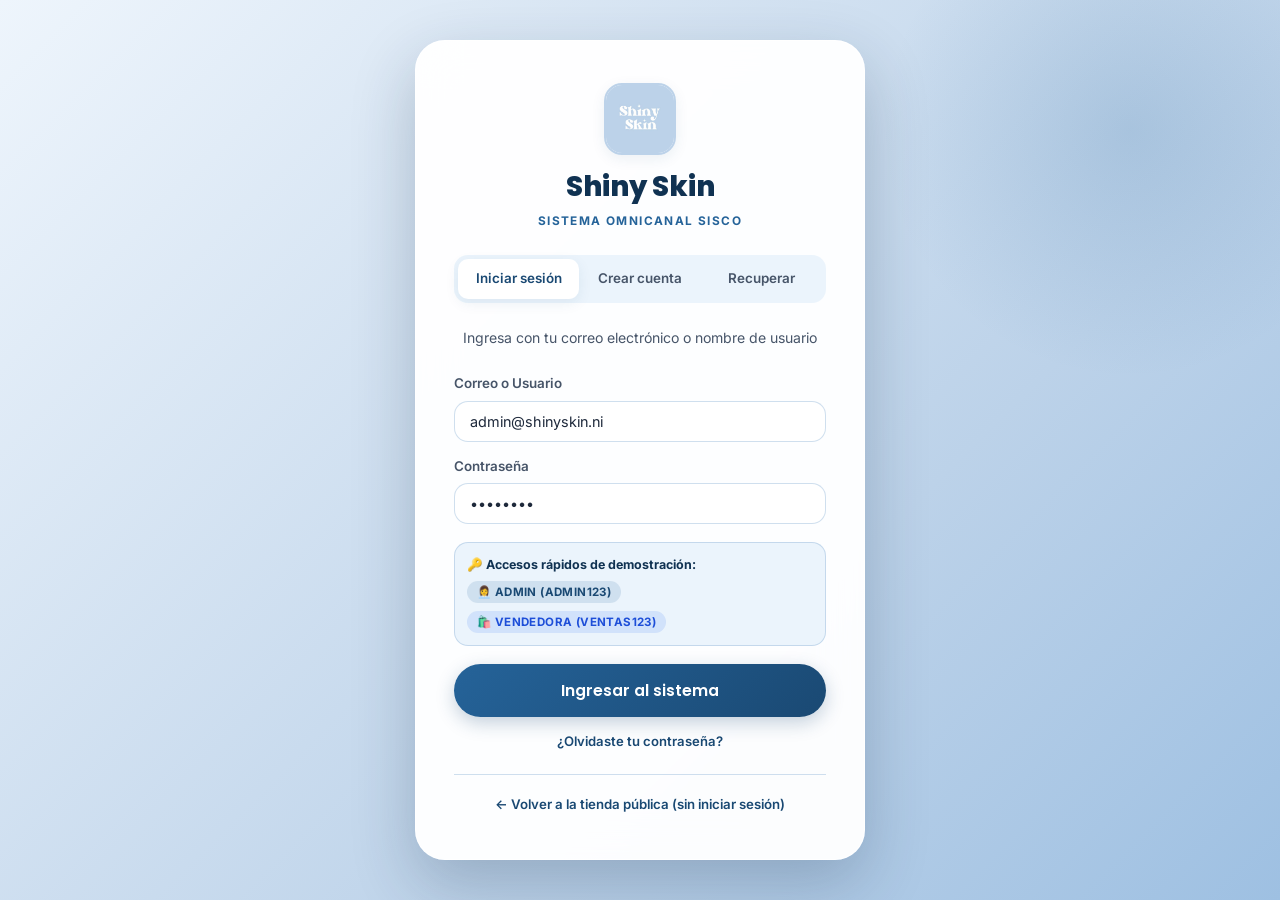
<file: frontend/admin/dashboard.html>
<!DOCTYPE html>
<html lang="es">
<head>
  <meta charset="UTF-8"/><meta name="viewport" content="width=device-width, initial-scale=1.0"/>
  <title>Dashboard – SISCO Shiny Skin</title>
  <link rel="stylesheet" href="../css/main.css"/><link rel="stylesheet" href="../css/admin.css"/>
</head>
<body class="admin-body">

<aside class="admin-sidebar" id="sidebar"></aside>

<div class="admin-main">
  <header class="admin-topbar">
    <div class="topbar-title">📊 Resumen Ejecutivo</div>
    <div class="topbar-actions" style="display:flex;align-items:center;gap:8px;flex-wrap:wrap;">
      <span style="font-size:0.8rem;color:rgba(188,210,233,0.7);margin-right:4px;" id="currentDate"></span>
      <button type="button" class="btn-admin-secondary" onclick="openExecutiveReportModal()">📄 Cierre / Reporte PDF</button>
      <button type="button" class="btn-admin-secondary" onclick="exportDashboardCSV()">📊 Exportar Excel</button>
      <button type="button" class="btn-admin-secondary" data-admin-only onclick="openBackupModal()">🛡️ Respaldo BD</button>
      <a href="facturacion.html#nueva" class="btn-admin-primary">🧾 Punto de Venta (POS)</a>
    </div>
  </header>

  <div class="admin-content">

    <!-- KPI Cards -->
    <div class="kpi-grid">
      <div class="kpi-card pink fade-in">
        <div class="kpi-icon">💰</div>
        <div class="kpi-value" id="kpiVentasHoy">—</div>
        <div class="kpi-label">Ventas de Hoy (Omnicanal)</div>
        <div class="kpi-change up" id="kpiPedidosHoy">Cargando...</div>
      </div>
      <div class="kpi-card gold fade-in-delay-1">
        <div class="kpi-icon">📅</div>
        <div class="kpi-value" id="kpiVentasMes">—</div>
        <div class="kpi-label">Ingresos del Mes</div>
        <div class="kpi-change up" id="kpiBalanceMes">Balance neto: —</div>
      </div>
      <div class="kpi-card blue fade-in-delay-2">
        <div class="kpi-icon">🛒</div>
        <div class="kpi-value" id="kpiPendientes">—</div>
        <div class="kpi-label">Pedidos Pendientes</div>
        <div class="kpi-change" style="color:var(--color-brand-pastel);" id="kpiClientesTotal">Cartera activa</div>
      </div>
      <div class="kpi-card green fade-in-delay-3">
        <div class="kpi-icon">📦</div>
        <div class="kpi-value" id="kpiStockCritico">—</div>
        <div class="kpi-label">Alertas Stock Mínimo</div>
        <div class="kpi-change down" id="kpiTotalProd">Verificando catálogo...</div>
      </div>
    </div>

    <!-- Acciones rápidas -->
    <div class="admin-card" style="margin-bottom:22px;">
      <div class="admin-card-body" style="padding:16px 22px;display:flex;align-items:center;justify-content:space-between;flex-wrap:wrap;gap:12px;">
        <div style="font-weight:700;font-size:0.88rem;color:var(--color-brand-pastel);">⚡ Operaciones rápidas:</div>
        <div style="display:flex;gap:10px;flex-wrap:wrap;">
          <a href="facturacion.html#nueva" class="btn-admin-primary">🧾 Cobrar en Tienda (POS)</a>
          <a href="pedidos.html#manual" class="btn-admin-secondary">💬 Registrar Pedido WhatsApp</a>
          <a href="inventario.html#entrada" class="btn-admin-secondary">📥 Entrada de Mercadería</a>
          <a href="productos.html#nuevo" class="btn-admin-secondary">➕ Nuevo Producto</a>
          <a href="gastos.html#nuevo" class="btn-admin-secondary">💸 Registrar Gasto</a>
          <button type="button" class="btn-admin-secondary" data-admin-only onclick="openStorePromoModal()">🏷️ Descuento Tienda <span id="dashPromoStatus" style="font-size:0.74rem;opacity:0.75;">(Inactivo)</span></button>
          <button type="button" class="btn-admin-secondary" data-admin-only onclick="openLoyaltyAdminModal()">⭐ Club de Puntos <span id="dashLoyaltyStatus" style="font-size:0.74rem;opacity:0.85;">(250 pts = $10)</span></button>
        </div>
      </div>
    </div>

    <!-- Gráfico + Top Productos -->
    <div class="grid-2" style="gap:20px;margin-bottom:22px;">
      <div class="admin-card">
        <div class="admin-card-header">
          <div class="admin-card-title">📈 Ventas últimos 7 días (Web + POS)</div>
          <span class="badge badge-primary">C$ Córdobas</span>
        </div>
        <div class="admin-card-body">
          <div class="chart-container">
            <div style="display:flex;flex-direction:column;width:100%;height:200px;">
              <div class="chart-bars" id="chartBars"></div>
              <div class="chart-labels" id="chartLabels"></div>
            </div>
          </div>
        </div>
      </div>

      <div class="admin-card">
        <div class="admin-card-header">
          <div class="admin-card-title">⭐ Top 5 Productos Más Vendidos</div>
          <a href="inventario.html" class="btn-admin-secondary" style="font-size:0.76rem;padding:6px 12px;">Ver rotación</a>
        </div>
        <div class="admin-card-body" style="padding:0;">
          <div class="admin-table-wrapper">
            <table class="admin-table">
              <thead><tr><th>Producto</th><th>Unidades</th><th>Ingresos</th></tr></thead>
              <tbody id="topTableBody"><tr><td colspan="3" style="text-align:center;padding:24px;">Cargando...</td></tr></tbody>
            </table>
          </div>
        </div>
      </div>
    </div>

    <!-- Pedidos Recientes + Stock Crítico -->
    <div class="grid-2" style="gap:20px;">
      <div class="admin-card">
        <div class="admin-card-header">
          <div class="admin-card-title">🛒 Últimos Pedidos Recibidos</div>
          <a href="pedidos.html" class="btn-admin-secondary" style="font-size:0.76rem;padding:6px 12px;">Ver todos</a>
        </div>
        <div class="admin-card-body" style="padding:0;">
          <div class="admin-table-wrapper">
            <table class="admin-table">
              <thead><tr><th>Código</th><th>Cliente</th><th>Canal</th><th>Total</th><th>Estado</th></tr></thead>
              <tbody id="recentOrdersBody"><tr><td colspan="5" style="text-align:center;padding:24px;">Cargando...</td></tr></tbody>
            </table>
          </div>
        </div>
      </div>

      <div class="admin-card">
        <div class="admin-card-header">
          <div class="admin-card-title">⚠️ Productos en Stock Crítico</div>
          <a href="inventario.html#entrada" class="btn-admin-secondary" style="font-size:0.76rem;padding:6px 12px;">Reabastecer</a>
        </div>
        <div class="admin-card-body" style="padding:0;">
          <div class="admin-table-wrapper">
            <table class="admin-table">
              <thead><tr><th>Producto</th><th>Físico / Online</th><th>Total</th><th>Mín.</th></tr></thead>
              <tbody id="stockCriticoBody"><tr><td colspan="4" style="text-align:center;padding:24px;">Cargando...</td></tr></tbody>
            </table>
          </div>
        </div>
      </div>
    </div>

  </div>
</div>

<script src="../js/config.js"></script>
<script src="../js/api.js"></script>
<script src="../js/admin-common.js"></script>
<script>
renderAdminSidebar('dashboard');

document.getElementById('currentDate').textContent = new Date().toLocaleDateString('es-NI', {
  weekday: 'long', day: 'numeric', month: 'long', year: 'numeric'
});

async function loadKPIs() {
  const k = await fetchKPIs();
  document.getElementById('kpiVentasHoy').textContent = formatCurrency(k.ventas_hoy);
  document.getElementById('kpiVentasMes').textContent = formatCurrency(k.ventas_mes);
  document.getElementById('kpiPendientes').textContent = k.pedidos_pendientes;
  document.getElementById('kpiStockCritico').textContent = k.stock_critico;
  document.getElementById('kpiPedidosHoy').textContent = `${k.pedidos_hoy || 0} pedidos registrados hoy`;
  document.getElementById('kpiTotalProd').textContent = `${k.total_productos || 0} productos activos en catálogo`;
  if (k.gastos_mes !== undefined) {
    const bal = Number(k.ventas_mes || 0) - Number(k.gastos_mes || 0);
    const el = document.getElementById('kpiBalanceMes');
    el.textContent = `Gastos: ${formatCurrency(k.gastos_mes)} · Neto: ${formatCurrency(bal)}`;
    el.className = 'kpi-change ' + (bal >= 0 ? 'up' : 'down');
  }
  if (k.total_clientes !== undefined) {
    document.getElementById('kpiClientesTotal').textContent = `${k.total_clientes} clientes en cartera`;
  }
}

async function loadChart() {
  let data;
  try { data = await api.dashboard.ventasSemana(); }
  catch {
    data = [
      { fecha: 'Lun', total: 2400 }, { fecha: 'Mar', total: 3100 }, { fecha: 'Mié', total: 1950 },
      { fecha: 'Jue', total: 4200 }, { fecha: 'Vie', total: 5100 }, { fecha: 'Sáb', total: 6300 }, { fecha: 'Hoy', total: 3800 }
    ];
  }
  const maxVal = Math.max(...data.map(d => d.total), 1);
  document.getElementById('chartBars').innerHTML = data.map(d => {
    const h = Math.max(8, Math.round((d.total / maxVal) * 165));
    return `<div class="chart-bar" style="height:${h}px;"><div class="chart-bar-tooltip">${d.fecha}: ${formatCurrency(d.total)}</div></div>`;
  }).join('');
  document.getElementById('chartLabels').innerHTML = data.map(d => `<div class="chart-label">${d.fecha}</div>`).join('');
}

async function loadTopProducts() {
  let top;
  try { top = await api.dashboard.topProductos(); }
  catch { top = []; }
  const tbody = document.getElementById('topTableBody');
  if (!top.length) {
    tbody.innerHTML = '<tr><td colspan="3" style="text-align:center;padding:22px;color:rgba(255,255,255,0.4);">Aún no hay ventas registradas</td></tr>';
    return;
  }
  tbody.innerHTML = top.map(t => `
    <tr>
      <td><div class="table-product-name">${t.producto || t.nombre || 'Producto'}</div></td>
      <td><span class="badge badge-primary">${t.total_vendido} uds.</span></td>
      <td style="font-weight:700;color:#34d399;">${formatCurrency(t.ingresos)}</td>
    </tr>`).join('');
}

async function loadRecentOrders() {
  const orders = await fetchPedidos();
  const tbody = document.getElementById('recentOrdersBody');
  if (!orders.length) {
    tbody.innerHTML = '<tr><td colspan="5" style="text-align:center;padding:22px;color:rgba(255,255,255,0.4);">Sin pedidos recientes</td></tr>';
    return;
  }
  tbody.innerHTML = orders.slice(0, 6).map(o => `
    <tr>
      <td><a href="pedidos.html?highlight=${o.id}" style="font-weight:700;color:var(--color-brand-pastel);">${escapeHtml(o.numero_pedido)}</a></td>
      <td>${escapeHtml(o.nombre_cliente)}</td>
      <td><span class="badge badge-muted">${escapeHtml(o.canal || 'web')}</span></td>
      <td style="font-weight:700;">${formatCurrency(o.total)}</td>
      <td><span class="status-badge status-${escapeHtml(o.estado)}">${escapeHtml(o.estado.replace('_', ' '))}</span></td>
    </tr>`).join('');
}

async function loadCriticalStock() {
  let prods;
  try { prods = await api.dashboard.stockCritico(); }
  catch { prods = (await fetchProductos()).filter(p => p.stock <= (p.stock_minimo || 5)); }
  const tbody = document.getElementById('stockCriticoBody');
  if (!prods.length) {
    tbody.innerHTML = '<tr><td colspan="4" style="text-align:center;padding:24px;color:#34d399;">✅ Todos los productos superan el stock mínimo</td></tr>';
    return;
  }
  tbody.innerHTML = prods.map(p => `
    <tr>
      <td><div class="table-product-name">${p.nombre}</div><div class="table-product-sku">${p.sku || ''}</div></td>
      <td style="font-size:0.8rem;">🏬 ${p.stock_fisico ?? p.stock} · 🌐 ${p.stock_online ?? 0}</td>
      <td><span style="color:#f87171;font-weight:700;">${p.stock}</span></td>
      <td>${p.stock_minimo ?? 5}</td>
    </tr>`).join('');
}

async function exportDashboardCSV() {
  const [k, top, orders] = await Promise.all([
    fetchKPIs(),
    api.dashboard.topProductos().catch(() => []),
    fetchPedidos()
  ]);
  const headers = ['Sección', 'Concepto / Código', 'Detalle / Cliente', 'Unidades / Canal', 'Monto (C$)', 'Estado'];
  const rows = [
    ['KPI FINANCIERO', 'Ventas de Hoy', 'Omnicanal', '-', k.ventas_hoy || 0, 'Activo'],
    ['KPI FINANCIERO', 'Ingresos Acumulados del Mes', 'Omnicanal', '-', k.ventas_mes || 0, 'Activo'],
    ['KPI FINANCIERO', 'Gastos Operativos del Mes', 'Egresos', '-', k.gastos_mes || 0, 'Registrado'],
    ['KPI FINANCIERO', 'Utilidad Operativa Neta', 'Ingresos - Gastos', '-', (k.ventas_mes || 0) - (k.gastos_mes || 0), 'Balance'],
    ...top.map(t => ['TOP PRODUCTOS', t.producto || t.nombre, 'Rotación destacada', t.total_vendido, t.ingresos, 'Vendido']),
    ...orders.map(o => ['PEDIDO', o.numero_pedido, o.nombre_cliente, o.canal || 'web', o.total, o.estado])
  ];
  const dateStr = new Date().toISOString().slice(0, 10);
  downloadCSVFile(`SISCO_Reporte_Ejecutivo_${dateStr}.csv`, headers, rows);
}

loadKPIs();
loadChart();
loadTopProducts();
loadRecentOrders();
loadCriticalStock();

// Actualizar automáticamente el Dashboard en tiempo real cuando entra o cambia un pedido
let _dashRefreshTimer = null;
function refreshDashboardLive() {
  if (_dashRefreshTimer) return;
  _dashRefreshTimer = setTimeout(() => {
    _dashRefreshTimer = null;
    loadKPIs();
    loadChart();
    loadTopProducts();
    loadRecentOrders();
    loadCriticalStock();
  }, 250);
}
window.addEventListener('sisco:orders-changed', refreshDashboardLive);
window.addEventListener('sisco:db-updated', refreshDashboardLive);
window.addEventListener('focus', refreshDashboardLive);
document.addEventListener('visibilitychange', () => {
  if (document.visibilityState === 'visible') refreshDashboardLive();
});
</script>
</body>
</html>
</file>
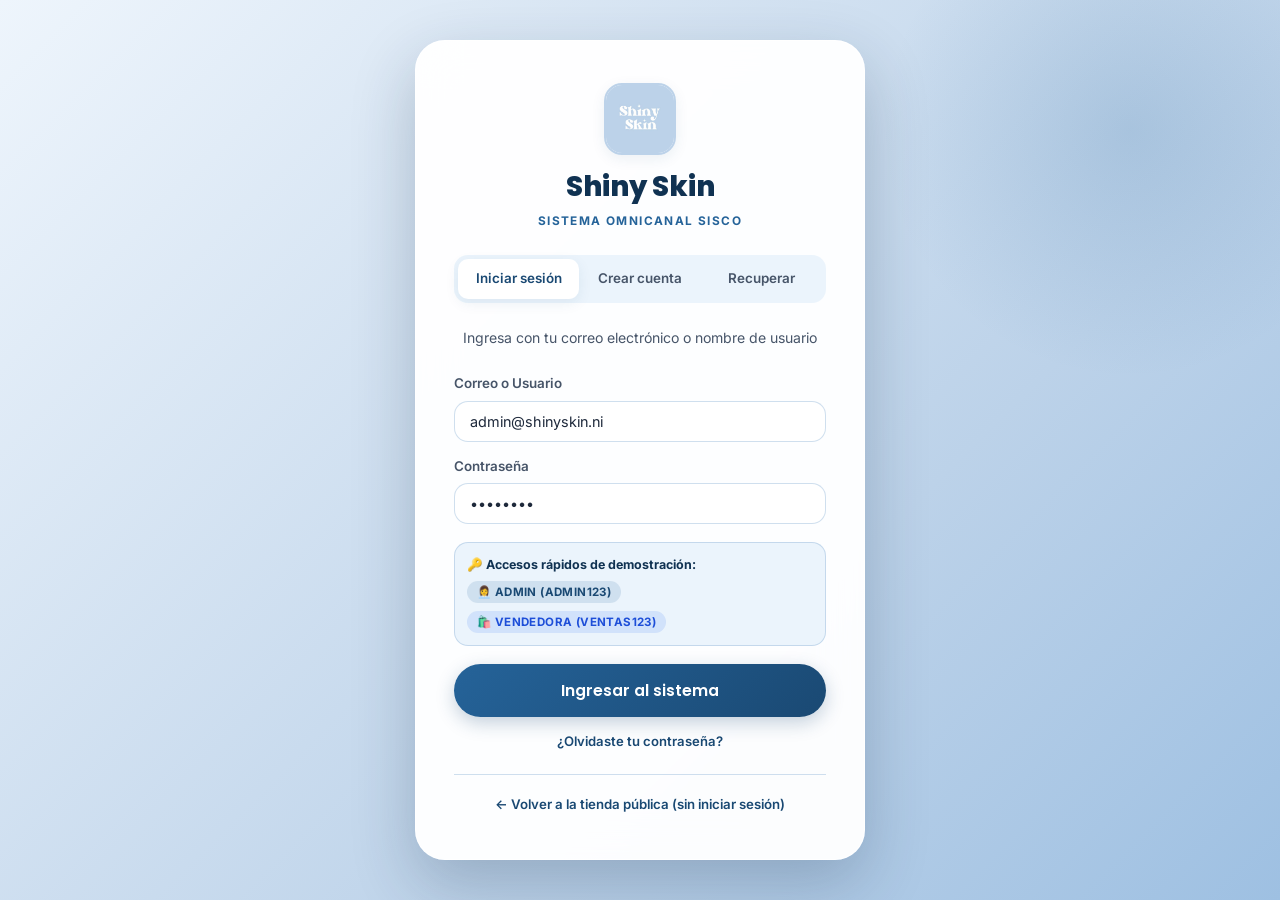
<file: frontend/admin/facturacion.html>
<!DOCTYPE html>
<html lang="es">
<head>
  <meta charset="UTF-8"/><meta name="viewport" content="width=device-width, initial-scale=1.0"/>
  <title>POS y Facturación – SISCO Shiny Skin</title>
  <link rel="stylesheet" href="../css/main.css"/><link rel="stylesheet" href="../css/admin.css"/>
</head>
<body class="admin-body">

<aside class="admin-sidebar" id="sidebar"></aside>

<div class="admin-main">
  <header class="admin-topbar">
    <div class="topbar-title">🧾 Punto de Venta (POS) y Facturación</div>
    <div class="topbar-actions">
      <button type="button" class="btn-admin-secondary" data-admin-only onclick="exportInvoicesCSV()">📊 Exportar Excel</button>
      <button class="btn-admin-primary" onclick="openPosModal()">➕ Nueva Venta / Factura</button>
    </div>
  </header>

  <div class="admin-content">

    <!-- KPIs -->
    <div class="kpi-grid">
      <div class="kpi-card green">
        <div class="kpi-icon">💵</div>
        <div class="kpi-value" id="facIngresosHoy">—</div>
        <div class="kpi-label">Facturado Hoy</div>
        <div class="kpi-change up">Caja Concept Store + Online</div>
      </div>
      <div class="kpi-card blue" data-admin-only>
        <div class="kpi-icon">🧾</div>
        <div class="kpi-value" id="facTotalIngresos">—</div>
        <div class="kpi-label">Total Cobrado Histórico</div>
        <div class="kpi-change" style="color:var(--color-brand-pastel);" id="facTotalCount">0 comprobantes</div>
      </div>
      <div class="kpi-card gold">
        <div class="kpi-icon">⏳</div>
        <div class="kpi-value" id="facPendientes">0</div>
        <div class="kpi-label">Pendientes de Pago</div>
        <div class="kpi-change">Estado: Emitida</div>
      </div>
      <div class="kpi-card pink" data-admin-only>
        <div class="kpi-icon">↩️</div>
        <div class="kpi-value" id="facAnuladas">0</div>
        <div class="kpi-label">Facturas Anuladas</div>
        <div class="kpi-change down">Con retorno de stock</div>
      </div>
    </div>

    <!-- Filtros (FRQ-0020) -->
    <div class="actions-bar">
      <div class="actions-bar-left">
        <div class="search-wrapper">
          <span class="search-icon">🔍</span>
          <input class="search-input-admin" type="text" id="facSearch" placeholder="N.° FAC-..., cliente o teléfono..." oninput="loadFacturas()" />
        </div>
        <select class="admin-form-control" style="width:auto;padding:9px 12px;" id="facEstado" onchange="loadFacturas()">
          <option value="">Todos los estados</option>
          <option value="pagada">✅ Pagadas</option>
          <option value="emitida">⏳ Emitidas</option>
          <option value="anulada">❌ Anuladas</option>
        </select>
        <input type="date" class="admin-form-control" style="width:auto;padding:8px 12px;" id="facDesde" onchange="loadFacturas()" title="Desde fecha" />
        <input type="date" class="admin-form-control" style="width:auto;padding:8px 12px;" id="facHasta" onchange="loadFacturas()" title="Hasta fecha" />
      </div>
    </div>

    <div class="admin-card">
      <div class="admin-table-wrapper">
        <table class="admin-table">
          <thead>
            <tr>
              <th>N.° Factura</th>
              <th>Cliente</th>
              <th>Canal / Pago</th>
              <th>Subtotal</th>
              <th>Desc.</th>
              <th>Total</th>
              <th>Estado</th>
              <th>Fecha</th>
              <th>Acciones</th>
            </tr>
          </thead>
          <tbody id="facTableBody">
            <tr><td colspan="9" style="text-align:center;padding:36px;">Cargando comprobantes...</td></tr>
          </tbody>
        </table>
      </div>
    </div>

  </div>
</div>

<!-- Modal POS / Nueva Factura -->
<div class="modal-overlay" id="posModal" onclick="if(event.target===this)this.classList.remove('active')">
  <div class="admin-modal" style="max-width:740px;">
    <div class="modal-header">
      <div class="modal-title">🧾 Emitir Venta en Tienda (POS) / Factura</div>
      <button class="modal-close" onclick="document.getElementById('posModal').classList.remove('active')">✕</button>
    </div>

    <div class="admin-tabs" style="margin-bottom:16px;">
      <div class="admin-tab active" id="tabPosDirect" onclick="switchPosMode('direct')">🏬 Venta Directa Concept Store</div>
      <div class="admin-tab" id="tabPosOrder" onclick="switchPosMode('order')">📦 Facturar Pedido Existente</div>
    </div>

    <form id="posForm" onsubmit="submitInvoice(event)">
      <!-- MODO PEDIDO EXISTENTE -->
      <div id="posOrderSection" style="display:none;margin-bottom:18px;">
        <div class="admin-form-group">
          <label class="admin-form-label">Seleccionar pedido pendiente de facturación *</label>
          <select class="admin-form-control" id="posOrderId" onchange="previewSelectedOrder()"></select>
        </div>
        <div id="posOrderPreview" style="margin-top:10px;font-size:0.84rem;color:var(--color-brand-pastel);"></div>
      </div>

      <!-- MODO VENTA DIRECTA POS -->
      <div id="posDirectSection">
        <div class="admin-form-grid" style="margin-bottom:14px;">
          <div class="admin-form-group">
            <label class="admin-form-label">Cliente</label>
            <input class="admin-form-control" id="posCliente" value="Consumidor Final" maxlength="100" placeholder="Consumidor Final o nombre..." oninput="sanitizeFullNameInput(this)" />
          </div>
          <div class="admin-form-group">
            <label class="admin-form-label">Teléfono NI (opcional — suma/canjea puntos ⭐)</label>
            <div style="display:flex;gap:6px;">
              <input class="admin-form-control" id="posTel" type="tel" inputmode="tel" maxlength="16" placeholder="Ej. 8888-0000" oninput="sanitizeNiPhoneInput(this);schedulePosLoyaltyLookup();" onblur="lookupPosLoyalty()" style="flex:1;min-width:0;" />
              <button type="button" class="btn-admin-secondary" onclick="lookupPosLoyalty(true)" style="padding:8px 10px;white-space:nowrap;" title="Buscar cuenta de puntos por teléfono">⭐ Puntos</button>
            </div>
          </div>
        </div>
        <div id="posLoyaltyPanel" style="display:none;padding:11px 13px;background:rgba(245,158,11,0.12);border:1px solid rgba(251,191,36,0.38);border-radius:12px;margin-bottom:14px;font-size:0.82rem;"></div>

        <div style="padding:14px;background:rgba(255,255,255,0.04);border:1px solid var(--admin-border);border-radius:var(--radius-md);margin-bottom:14px;">
          <label class="admin-form-label" style="display:block;margin-bottom:8px;">🧴 Buscar Producto por Nombre o SKU *</label>
          <div class="pos-add-row" style="display:flex;gap:8px;margin-bottom:10px;flex-wrap:wrap;">
            <input class="admin-form-control" id="posSkuFilter" placeholder="Filtrar rápido..." oninput="filterPosSelect()" style="width:160px;" />
            <select class="admin-form-control" id="posProdSelect" style="flex:1;min-width:220px;"></select>
            <input class="admin-form-control" type="number" id="posQty" min="1" value="1" style="width:76px;" />
            <button type="button" class="btn-admin-primary" onclick="addPosItem()">+ Añadir</button>
          </div>
          <div id="posItemsContainer" style="font-size:0.85rem;"></div>
        </div>

        <div class="admin-form-grid" style="margin-bottom:14px;">
          <div class="admin-form-group">
            <label class="admin-form-label">Tipo de Descuento (FRQ-0018)</label>
            <select class="admin-form-control" id="posTipoDesc" onchange="recalcPosTotals()">
              <option value="monto">Monto fijo (C$)</option>
              <option value="porcentaje">Porcentaje (%)</option>
            </select>
          </div>
          <div class="admin-form-group">
            <label class="admin-form-label">Valor de Descuento</label>
            <input class="admin-form-control" type="number" min="0" step="0.01" id="posDescuento" value="0" oninput="recalcPosTotals()" />
          </div>
        </div>
      </div>

      <!-- PAGO Y VUELTO (COMÚN) -->
      <div class="admin-form-grid" style="margin-bottom:14px;">
        <div class="admin-form-group">
          <label class="admin-form-label">Método de Pago *</label>
          <select class="admin-form-control" id="posMetodoPago" onchange="recalcPosTotals()">
            <option value="efectivo">💵 Efectivo en caja</option>
            <option value="transferencia">🏦 Transferencia (LAFISE / BAC / Banpro)</option>
            <option value="tarjeta">💳 Tarjeta POS Bancario</option>
          </select>
        </div>
        <div class="admin-form-group" id="posRecibidoGroup">
          <label class="admin-form-label">Efectivo recibido (C$)</label>
          <input class="admin-form-control" type="number" min="0" step="0.01" id="posMontoRecibido" placeholder="Ej. 1000" oninput="recalcPosTotals()" />
        </div>
      </div>

      <div class="flex-between" style="padding:14px 16px;background:rgba(31,157,107,0.12);border:1px solid rgba(52,211,153,0.3);border-radius:var(--radius-md);margin-bottom:18px;flex-wrap:wrap;gap:10px;">
        <div>
          <div style="font-size:0.78rem;color:rgba(255,255,255,0.7);" id="posSubLine">Subtotal: C$ 0.00</div>
          <div style="font-size:1.25rem;font-weight:800;color:#34d399;" id="posTotalLine">Total a cobrar: C$ 0.00</div>
        </div>
        <div style="font-size:1rem;font-weight:700;color:#fbbf24;" id="posCambioLine"></div>
      </div>

      <div style="display:flex;justify-content:flex-end;gap:10px;">
        <button type="button" class="btn-admin-secondary" onclick="document.getElementById('posModal').classList.remove('active')">Cancelar</button>
        <button type="submit" class="btn-admin-primary" id="btnEmitirFac">🧾 Cobrar y Emitir Comprobante</button>
      </div>
    </form>
  </div>
</div>

<!-- Modal Ver Comprobante -->
<div class="modal-overlay" id="viewFacModal" onclick="if(event.target===this)this.classList.remove('active')">
  <div class="admin-modal" style="max-width:540px;">
    <div class="modal-header no-print">
      <div class="modal-title">Comprobante de Venta</div>
      <button class="modal-close" onclick="document.getElementById('viewFacModal').classList.remove('active')">✕</button>
    </div>
    <div id="receiptBody"></div>
  </div>
</div>

<script src="../js/config.js"></script>
<script src="../js/api.js"></script>
<script src="../js/admin-common.js"></script>
<script>
renderAdminSidebar('facturacion');

let allFacturas = [];
let allProducts = [];
let unbilledOrders = [];
let posMode = 'direct';
let posItems = [];
let posLoyaltyAccount = null;
let posLoyaltyConfig = null;
let posRedeemBlocks = 0;
let _posLookupTimer = null;

async function init() {
  allProducts = await fetchProductos();
  await loadStats();
  await loadFacturas();
  if (window.location.hash === '#nueva') openPosModal();
}

async function loadStats() {
  try {
    const s = await api.facturas.stats();
    document.getElementById('facIngresosHoy').textContent = formatCurrency(s.ingresos_hoy || 0);
    document.getElementById('facTotalIngresos').textContent = formatCurrency(s.total_ingresos || 0);
    document.getElementById('facTotalCount').textContent = `${s.total_facturas || 0} comprobantes emitidos`;
    document.getElementById('facPendientes').textContent = s.pendientes_pago || 0;
    document.getElementById('facAnuladas').textContent = s.anuladas || 0;
  } catch {}
}

async function loadFacturas() {
  const params = {
    q: document.getElementById('facSearch').value.trim(),
    estado: document.getElementById('facEstado').value,
    fecha_desde: document.getElementById('facDesde').value,
    fecha_hasta: document.getElementById('facHasta').value,
  };
  try {
    allFacturas = await api.facturas.list(params);
  } catch {
    allFacturas = [];
  }
  renderFacturas();
}

function renderFacturas() {
  const tbody = document.getElementById('facTableBody');
  if (!allFacturas.length) {
    tbody.innerHTML = '<tr><td colspan="9" style="text-align:center;padding:36px;color:rgba(255,255,255,0.4);">No se encontraron facturas con los criterios seleccionados</td></tr>';
    return;
  }

  tbody.innerHTML = allFacturas.map(f => `
    <tr>
      <td>
        <strong style="color:var(--color-brand-pastel);">${f.numero_factura}</strong>
        ${f.numero_pedido ? `<div class="table-product-sku">Pedido: ${f.numero_pedido}</div>` : ''}
      </td>
      <td>
        <div class="table-product-name">${f.nombre_cliente}</div>
        ${f.telefono_cliente ? `<div class="table-product-sku">${f.telefono_cliente}</div>` : ''}
      </td>
      <td style="font-size:0.8rem;">
        <div>${f.canal === 'online' ? '🌐 Online' : '🏬 Concept Store'}</div>
        <div style="color:rgba(188,210,233,0.6);">${f.metodo_pago || 'efectivo'}</div>
      </td>
      <td>${formatCurrency(f.subtotal)}</td>
      <td>${f.descuento > 0 ? `<span style="color:#fbbf24;">-${formatCurrency(f.descuento)}</span>` : '—'}</td>
      <td style="font-weight:700;color:#34d399;">${formatCurrency(f.total)}</td>
      <td><span class="status-badge status-${f.estado}">${f.estado}</span></td>
      <td style="font-size:0.78rem;white-space:nowrap;">${formatDateTime(f.fecha)}</td>
      <td>
        <div style="display:flex;gap:6px;flex-wrap:wrap;">
          <button class="btn-table btn-table-view" onclick="viewReceipt(${f.id})">👁 Ver</button>
          <button class="btn-table btn-table-edit" onclick="downloadInvoicePDF(${f.id})">📄 PDF</button>
          ${f.estado === 'emitida' ? `<button class="btn-table btn-table-edit" onclick="markPaid(${f.id})">✅ Cobrar</button>` : ''}
          ${window.IS_ADMIN && f.estado !== 'anulada' ? `<button class="btn-table btn-table-delete" onclick="annulInvoice(${f.id})">✕ Anular</button>` : ''}
        </div>
      </td>
    </tr>`).join('');
}

async function openPosModal() {
  posItems = [];
  posLoyaltyAccount = null;
  posRedeemBlocks = 0;
  const lp = document.getElementById('posLoyaltyPanel');
  if (lp) { lp.style.display = 'none'; lp.innerHTML = ''; }
  document.getElementById('posCliente').value = 'Consumidor Final';
  document.getElementById('posTel').value = '';
  document.getElementById('posDescuento').value = 0;
  document.getElementById('posMontoRecibido').value = '';
  document.getElementById('posSkuFilter').value = '';

  allProducts = await fetchProductos();
  filterPosSelect();
  renderPosItems();

  try {
    const orders = await fetchPedidos();
    unbilledOrders = orders.filter(o => o.estado !== 'cancelado' && !o.numero_factura);
    const sel = document.getElementById('posOrderId');
    sel.innerHTML = unbilledOrders.length
      ? unbilledOrders.map(o => `<option value="${o.id}">${o.numero_pedido} — ${o.nombre_cliente} (${formatCurrency(o.total)})</option>`).join('')
      : '<option value="">No hay pedidos pendientes de facturar</option>';
    previewSelectedOrder();
  } catch {}

  switchPosMode('direct');
  document.getElementById('posModal').classList.add('active');
}

function switchPosMode(mode) {
  posMode = mode;
  document.getElementById('tabPosDirect').classList.toggle('active', mode === 'direct');
  document.getElementById('tabPosOrder').classList.toggle('active', mode === 'order');
  document.getElementById('posDirectSection').style.display = mode === 'direct' ? 'block' : 'none';
  document.getElementById('posOrderSection').style.display = mode === 'order' ? 'block' : 'none';
  recalcPosTotals();
}

function filterPosSelect() {
  const q = normalizeText(document.getElementById('posSkuFilter').value);
  const avail = allProducts.filter(p => p.stock > 0 && (!q || normalizeText(`${p.nombre} ${p.sku || ''} ${p.marca || ''}`).includes(q)));
  document.getElementById('posProdSelect').innerHTML = avail.map(p =>
    `<option value="${p.id}">${p.sku ? `[${p.sku}] ` : ''}${p.nombre} — ${formatCurrency(p.precio_final)} (Disp: ${p.stock})</option>`
  ).join('');
}

function addPosItem() {
  const pid = parseInt(document.getElementById('posProdSelect').value);
  const qty = parseInt(document.getElementById('posQty').value) || 1;
  const prod = allProducts.find(p => p.id == pid);
  if (!prod) return;

  const ex = posItems.find(i => i.product_id == pid);
  const nextQty = (ex ? ex.cantidad : 0) + qty;
  if (nextQty > prod.stock) {
    showToast(`Stock máximo disponible para "${prod.nombre}": ${prod.stock}`, 'error');
    return;
  }
  if (ex) ex.cantidad = nextQty;
  else posItems.push({ product_id: prod.id, nombre: prod.nombre, precio: prod.precio_final, cantidad: qty, max: prod.stock });

  document.getElementById('posQty').value = 1;
  renderPosItems();
}

function changePosItemQty(pid, delta) {
  const it = posItems.find(i => i.product_id == pid);
  if (!it) return;
  if (it.cantidad + delta <= 0) {
    posItems = posItems.filter(i => i.product_id != pid);
  } else if (it.cantidad + delta <= it.max) {
    it.cantidad += delta;
  } else {
    showToast(`Máximo en stock: ${it.max}`, 'error');
  }
  renderPosItems();
}

function renderPosItems() {
  const box = document.getElementById('posItemsContainer');
  if (!posItems.length) {
    box.innerHTML = '<div style="color:rgba(255,255,255,0.4);">Añade productos con el selector superior para calcular la factura.</div>';
  } else {
    box.innerHTML = posItems.map(i => `
      <div class="flex-between" style="padding:7px 0;border-bottom:1px solid rgba(255,255,255,0.06);">
        <span><strong>${i.nombre}</strong> <span style="color:rgba(188,210,233,0.6);">(${formatCurrency(i.precio)} c/u)</span></span>
        <div style="display:flex;align-items:center;gap:8px;">
          <button type="button" class="btn-table btn-table-view" onclick="changePosItemQty(${i.product_id}, -1)">–</button>
          <span style="min-width:22px;text-align:center;font-weight:700;">${i.cantidad}</span>
          <button type="button" class="btn-table btn-table-view" onclick="changePosItemQty(${i.product_id}, 1)">+</button>
          <strong style="min-width:86px;text-align:right;">${formatCurrency(i.precio * i.cantidad)}</strong>
        </div>
      </div>`).join('');
  }
  recalcPosTotals();
}

function previewSelectedOrder() {
  const oid = document.getElementById('posOrderId').value;
  const o = unbilledOrders.find(x => x.id == oid);
  const prev = document.getElementById('posOrderPreview');
  if (o && prev) {
    prev.innerHTML = `Cliente: <strong>${o.nombre_cliente}</strong> · Canal: ${o.canal} · Productos: ${(o.items || []).length} · Total: <strong>${formatCurrency(o.total)}</strong>`;
  } else if (prev) {
    prev.textContent = '';
  }
  recalcPosTotals();
}

function schedulePosLoyaltyLookup() {
  clearTimeout(_posLookupTimer);
  const digits = (document.getElementById('posTel')?.value || '').replace(/\D/g, '');
  if (digits.length === 8 || (digits.length === 11 && digits.startsWith('505'))) {
    _posLookupTimer = setTimeout(() => lookupPosLoyalty(false), 260);
  } else if (posLoyaltyAccount) {
    posLoyaltyAccount = null;
    posRedeemBlocks = 0;
    renderPosLoyaltyPanel();
    recalcPosTotals();
  }
}

async function lookupPosLoyalty(explicit = false) {
  const q = (document.getElementById('posTel')?.value || '').trim();
  if (!q) {
    posLoyaltyAccount = null;
    posRedeemBlocks = 0;
    renderPosLoyaltyPanel();
    recalcPosTotals();
    return;
  }
  try {
    const res = await api.puntos.buscar(q);
    posLoyaltyConfig = res.config || posLoyaltyConfig;
    if (res && res.found && res.cliente) {
      posLoyaltyAccount = res.cliente;
      const cliInp = document.getElementById('posCliente');
      if (cliInp && (!cliInp.value.trim() || cliInp.value.trim().toLowerCase() === 'consumidor final')) {
        cliInp.value = res.cliente.nombre;
      }
      posRedeemBlocks = 0;
      renderPosLoyaltyPanel();
      recalcPosTotals();
    } else {
      posLoyaltyAccount = null;
      posRedeemBlocks = 0;
      renderPosLoyaltyPanel(explicit ? 'Sin cuenta Club Shiny registrada con ese teléfono.' : '');
      recalcPosTotals();
    }
  } catch {
    posLoyaltyAccount = null;
    posRedeemBlocks = 0;
    renderPosLoyaltyPanel();
  }
}

function setPosRedeemBlocks(val) {
  posRedeemBlocks = Math.max(0, parseInt(val) || 0);
  recalcPosTotals();
}

function renderPosLoyaltyPanel(notFoundMsg = '') {
  const panel = document.getElementById('posLoyaltyPanel');
  if (!panel) return;
  if (!posLoyaltyAccount) {
    if (notFoundMsg) {
      panel.style.display = 'block';
      panel.innerHTML = `<span style="color:rgba(255,255,255,0.65);">ℹ️ ${escapeHtml(notFoundMsg)}</span>`;
    } else {
      panel.style.display = 'none';
      panel.innerHTML = '';
    }
    return;
  }
  const cfg = posLoyaltyAccount.config || posLoyaltyConfig || { activo: true, puntos_por_canje: 250, valor_canje_cordobas: 366.2, valor_canje_usd: 10, cordobas_por_punto: 36.62 };
  const bloques = Number(posLoyaltyAccount.bloques_disponibles || 0);
  const meta = Number(cfg.puntos_por_canje || 250);
  const valC = Number(cfg.valor_canje_cordobas || 366.2);
  const valUsd = Number(cfg.valor_canje_usd || 10);

  let redeemSelect = '<div style="font-size:0.75rem;color:rgba(255,255,255,0.7);margin-top:4px;">Aún no alcanza el mínimo de canje (' + meta + ' pts). Esta compra sumará puntos automáticamente.</div>';
  if (cfg.activo && bloques >= 1) {
    const opts = [`<option value="0" ${posRedeemBlocks === 0 ? 'selected' : ''}>No canjear puntos en esta compra</option>`];
    for (let b = 1; b <= bloques; b++) {
      opts.push(`<option value="${b}" ${posRedeemBlocks === b ? 'selected' : ''}>🎁 Canjear ${b * meta} pts (-${formatCurrency(b * valC)} / $${b * valUsd})</option>`);
    }
    redeemSelect = `<select class="admin-form-control" style="margin-top:8px;padding:7px 10px;font-size:0.8rem;" onchange="setPosRedeemBlocks(this.value)">${opts.join('')}</select>`;
  }

  panel.style.display = 'block';
  panel.innerHTML = `
    <div style="display:flex;justify-content:space-between;align-items:center;gap:8px;flex-wrap:wrap;">
      <strong style="color:#fde68a;">⭐ Club Shiny: ${escapeHtml(posLoyaltyAccount.nombre)}</strong>
      <span class="badge" style="background:rgba(245,158,11,0.28);color:#fde68a;">Saldo: ${posLoyaltyAccount.puntos_saldo} pts</span>
    </div>
    ${redeemSelect}
    <div id="posEarnPtsHint" style="font-size:0.74rem;color:#34d399;font-weight:700;margin-top:6px;"></div>
  `;
}

function getPosCalculated() {
  if (posMode === 'order') {
    const oid = document.getElementById('posOrderId').value;
    const o = unbilledOrders.find(x => x.id == oid);
    return { subtotal: o ? o.subtotal : 0, descMonto: o ? o.descuento : 0, descPts: 0, total: o ? o.total : 0, ptsGanar: 0 };
  }
  const subtotal = posItems.reduce((s, i) => s + i.precio * i.cantidad, 0);
  const tipo = document.getElementById('posTipoDesc').value;
  const rawD = Math.max(0, parseFloat(document.getElementById('posDescuento').value) || 0);
  const descManual = tipo === 'porcentaje' ? Math.round(subtotal * Math.min(100, rawD)) / 100 : Math.min(subtotal, rawD);
  const trasManual = Math.max(0, subtotal - descManual);

  let descPts = 0;
  const cfg = (posLoyaltyAccount && posLoyaltyAccount.config) || posLoyaltyConfig;
  if (posLoyaltyAccount && cfg && cfg.activo && posRedeemBlocks > 0) {
    descPts = Math.min(trasManual, Math.round(posRedeemBlocks * Number(cfg.valor_canje_cordobas || 366.2) * 100) / 100);
  }
  const descMonto = Math.round((descManual + descPts) * 100) / 100;
  const total = Math.max(0, Math.round((subtotal - descMonto) * 100) / 100);
  const ptsGanar = (posLoyaltyAccount && cfg && cfg.activo) ? Math.floor(total / Number(cfg.cordobas_por_punto || 36.62)) : 0;
  return { subtotal, descMonto, descPts, total, ptsGanar };
}

function recalcPosTotals() {
  const { subtotal, descMonto, descPts, total, ptsGanar } = getPosCalculated();
  const metodo = document.getElementById('posMetodoPago').value;
  document.getElementById('posRecibidoGroup').style.display = metodo === 'efectivo' ? 'flex' : 'none';

  document.getElementById('posSubLine').textContent =
    `Subtotal: ${formatCurrency(subtotal)}${descMonto > 0 ? ` · Descuento total: -${formatCurrency(descMonto)}` : ''}${descPts > 0 ? ` (incl. ⭐ -${formatCurrency(descPts)})` : ''}`;
  document.getElementById('posTotalLine').textContent = `Total a cobrar: ${formatCurrency(total)}`;

  const earnEl = document.getElementById('posEarnPtsHint');
  if (earnEl && posLoyaltyAccount) {
    earnEl.textContent = `✨ Acreditará +${ptsGanar} puntos a la cuenta de ${posLoyaltyAccount.nombre} al cobrar`;
  }

  const recibido = parseFloat(document.getElementById('posMontoRecibido').value) || 0;
  const cambioEl = document.getElementById('posCambioLine');
  if (metodo === 'efectivo' && recibido > 0) {
    cambioEl.textContent = recibido >= total
      ? `💵 Vuelto: ${formatCurrency(recibido - total)}`
      : `⚠️ Faltan ${formatCurrency(total - recibido)}`;
  } else {
    cambioEl.textContent = '';
  }
}

async function submitInvoice(e) {
  e.preventDefault();
  const { total } = getPosCalculated();
  const metodo_pago = document.getElementById('posMetodoPago').value;
  const recibidoVal = parseFloat(document.getElementById('posMontoRecibido').value);

  if (metodo_pago === 'efectivo' && !isNaN(recibidoVal) && recibidoVal > 0 && recibidoVal < total) {
    showToast('El monto en efectivo recibido es menor al total a cobrar.', 'error');
    return;
  }

  let payload;
  if (posMode === 'order') {
    const order_id = document.getElementById('posOrderId').value;
    if (!order_id) { showToast('Selecciona un pedido válido.', 'error'); return; }
    payload = { order_id: parseInt(order_id), metodo_pago, monto_recibido: !isNaN(recibidoVal) ? recibidoVal : null };
  } else {
    if (!posItems.length) { showToast('Añade al menos un producto a la venta.', 'error'); return; }
    const nameCheck = validateFullName(document.getElementById('posCliente').value || 'Consumidor Final', true, 'El nombre del cliente');
    if (!nameCheck.valid) { showToast(nameCheck.error, 'error'); return; }
    const phoneCheck = validateNicaraguaPhone(document.getElementById('posTel').value, false, 'El teléfono del cliente');
    if (!phoneCheck.valid) { showToast(phoneCheck.error, 'error'); return; }
    payload = {
      nombre_cliente: nameCheck.value,
      telefono_cliente: phoneCheck.value,
      cliente_user_id: posLoyaltyAccount ? posLoyaltyAccount.user_id : null,
      canjear_bloques: posLoyaltyAccount ? posRedeemBlocks : 0,
      canal: 'colectivo',
      tipo_descuento: document.getElementById('posTipoDesc').value,
      descuento: parseFloat(document.getElementById('posDescuento').value) || 0,
      metodo_pago,
      monto_recibido: !isNaN(recibidoVal) ? recibidoVal : null,
      estado: 'pagada',
      items: posItems.map(i => ({ product_id: i.product_id, cantidad: i.cantidad }))
    };
  }

  const btn = document.getElementById('btnEmitirFac');
  btn.disabled = true;
  try {
    const created = await api.facturas.create(payload);
    showToast(`Comprobante ${created.numero_factura} emitido con éxito`, 'success');
    document.getElementById('posModal').classList.remove('active');
    await loadStats();
    await loadFacturas();
    viewReceipt(created.id, created);
  } catch (err) {
    showToast(err.message || 'No se pudo emitir la factura', 'error');
  } finally {
    btn.disabled = false;
  }
}

function viewReceipt(id, directObj = null) {
  const autoPrint = directObj === true;
  const f = (directObj && typeof directObj === 'object') ? directObj : allFacturas.find(x => x.id == id);
  if (!f) return;
  const rows = (f.items || []).map(it => `
    <tr>
      <td style="padding:6px 0;">${it.nombre_producto}</td>
      <td style="text-align:center;">${it.cantidad}</td>
      <td style="text-align:right;">${formatCurrency(it.precio_unitario)}</td>
      <td style="text-align:right;font-weight:600;">${formatCurrency(it.subtotal)}</td>
    </tr>`).join('');

  document.getElementById('receiptBody').innerHTML = `
    <div style="background:#ffffff;color:#1e293b;padding:24px;border-radius:16px;">
      <div style="text-align:center;border-bottom:1.5px dashed #cbd5e1;padding-bottom:14px;margin-bottom:14px;">
        <div style="font-family:'Poppins',sans-serif;font-size:1.35rem;font-weight:800;color:#1a4973;">SHINY SKIN</div>
        <div style="font-size:0.78rem;color:#64748b;">Concept Store · Camino de Oriente, Managua</div>
        <div style="font-size:0.84rem;font-weight:700;margin-top:6px;">${f.numero_factura} · <span style="text-transform:uppercase;">${f.estado}</span></div>
        <div style="font-size:0.76rem;color:#64748b;">${formatDateTime(f.fecha)}</div>
      </div>
      <div style="font-size:0.84rem;margin-bottom:12px;">
        <div><strong>Cliente:</strong> ${f.nombre_cliente}</div>
        <div><strong>Método de pago:</strong> ${f.metodo_pago || 'efectivo'}</div>
        ${f.motivo_anulacion ? `<div style="color:#dc2626;"><strong>Motivo anulación:</strong> ${f.motivo_anulacion}</div>` : ''}
      </div>
      <table style="width:100%;border-collapse:collapse;font-size:0.82rem;margin-bottom:14px;">
        <thead><tr style="border-bottom:1px solid #cbd5e1;color:#475569;">
          <th style="text-align:left;padding-bottom:6px;">Producto</th><th>Cant.</th><th style="text-align:right;">P.Unit</th><th style="text-align:right;">Subtotal</th>
        </tr></thead>
        <tbody>${rows}</tbody>
      </table>
      <div style="border-top:1.5px dashed #cbd5e1;padding-top:10px;text-align:right;font-size:0.86rem;">
        <div>Subtotal: ${formatCurrency(f.subtotal)}</div>
        ${f.descuento > 0 ? `<div style="color:#d97706;">Descuento: -${formatCurrency(f.descuento)}</div>` : ''}
        <div style="font-size:1.15rem;font-weight:800;color:#1a4973;margin-top:4px;">TOTAL: ${formatCurrency(f.total)}</div>
        ${f.monto_recibido ? `<div style="font-size:0.8rem;color:#475569;">Recibido: ${formatCurrency(f.monto_recibido)} · Cambio: ${formatCurrency(f.cambio)}</div>` : ''}
        ${(f.puntos_usados > 0 || f.puntos_ganados > 0) ? `<div style="font-size:0.78rem;color:#0f766e;margin-top:4px;font-weight:600;">⭐ Club Shiny: ${f.puntos_usados > 0 ? `Canjeados -${f.puntos_usados} pts` : ''}${f.puntos_usados > 0 && f.puntos_ganados > 0 ? ' · ' : ''}${f.puntos_ganados > 0 ? `Ganados +${f.puntos_ganados} pts` : ''}</div>` : ''}
      </div>
      <div style="text-align:center;font-size:0.72rem;color:#64748b;margin-top:14px;">¡Gracias por tu compra en Shiny Skin! ✨</div>
    </div>
    <div class="no-print" style="display:flex;justify-content:flex-end;gap:10px;margin-top:16px;">
      <button type="button" class="btn-admin-primary" onclick="window.print()">🖨️ Imprimir / Guardar PDF</button>
    </div>`;
  document.getElementById('viewFacModal').classList.add('active');
  if (autoPrint) setTimeout(() => window.print(), 250);
}

async function markPaid(id) {
  try {
    await api.facturas.updateEstado(id, 'pagada');
    showToast('Factura marcada como pagada', 'success');
    await loadStats();
    await loadFacturas();
  } catch (err) {
    showToast(err.message || 'Error al actualizar factura', 'error');
  }
}

async function annulInvoice(id) {
  if (!window.IS_ADMIN) {
    showToast('Solo la Administradora tiene permiso para anular facturas.', 'error');
    return;
  }
  const motivo = prompt('Indica el motivo de anulación de la factura (las unidades vendidas en POS retornarán automáticamente al stock físico):');
  if (motivo === null) return;
  try {
    await api.facturas.updateEstado(id, 'anulada', { motivo_anulacion: motivo || 'Anulación en caja' });
    showToast('Factura anulada y existencias devueltas al inventario', 'info');
    await loadStats();
    await loadFacturas();
  } catch (err) {
    showToast(err.message || 'No se pudo anular la factura', 'error');
  }
}

function downloadInvoicePDF(id) {
  if (window.SISCO_MODE === 'server') {
    window.open(api.facturas.pdfUrl(id, false), '_blank', 'noopener');
  } else {
    viewReceipt(id, true);
  }
}

function exportInvoicesCSV() {
  if (!window.IS_ADMIN) return;
  const headers = ['N.° Factura', 'Pedido', 'Cliente', 'Teléfono', 'Canal', 'Método Pago', 'Subtotal (C$)', 'Descuento (C$)', 'Total (C$)', 'Estado', 'Fecha'];
  const rows = allFacturas.map(f => [
    f.numero_factura, f.numero_pedido || '', f.nombre_cliente, f.telefono_cliente || '',
    f.canal || 'colectivo', f.metodo_pago || 'efectivo', f.subtotal, f.descuento || 0,
    f.total, f.estado, formatDateTime(f.fecha)
  ]);
  downloadCSVFile(`SISCO_Facturas_${getLocalDateYMD()}.csv`, headers, rows);
}

init();
</script>
</body>
</html>
</file>
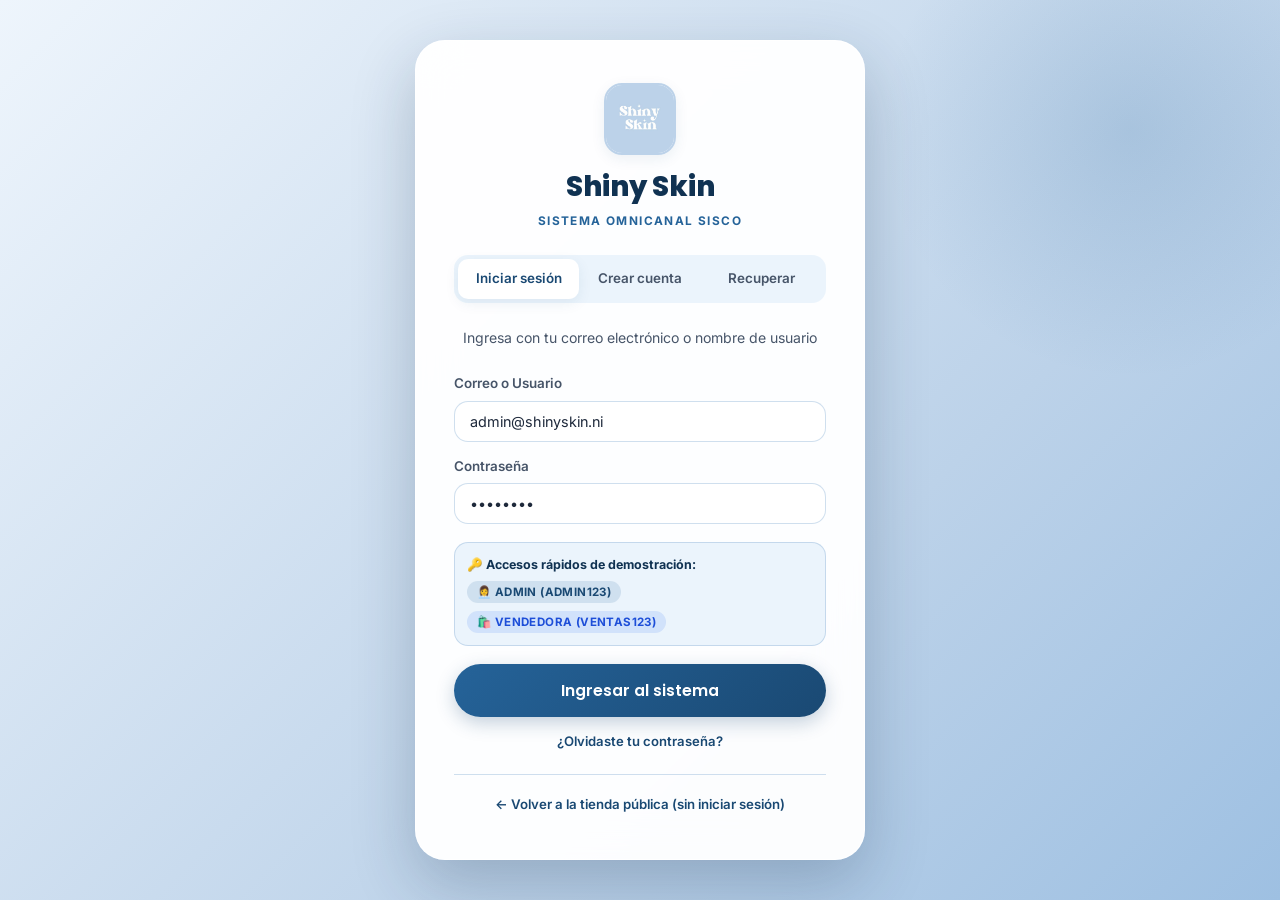
<file: frontend/admin/gastos.html>
<!DOCTYPE html>
<html lang="es">
<head>
  <meta charset="UTF-8"/><meta name="viewport" content="width=device-width, initial-scale=1.0"/>
  <title>Gastos Operativos – SISCO Shiny Skin</title>
  <link rel="stylesheet" href="../css/main.css"/><link rel="stylesheet" href="../css/admin.css"/>
</head>
<body class="admin-body">

<aside class="admin-sidebar" id="sidebar"></aside>

<div class="admin-main">
  <header class="admin-topbar">
    <div class="topbar-title">💸 Control de Gastos Operativos (HU-13)</div>
    <div class="topbar-actions">
      <button type="button" class="btn-admin-secondary" onclick="exportExpensesCSV()">📊 Exportar Excel</button>
      <button class="btn-admin-primary" onclick="openExpenseModal()">➕ Registrar Gasto</button>
    </div>
  </header>

  <div class="admin-content">

    <div class="kpi-grid">
      <div class="kpi-card pink">
        <div class="kpi-icon">📅</div>
        <div class="kpi-value" id="gastoMesVal">C$ 0.00</div>
        <div class="kpi-label">Gastos del Mes Seleccionado</div>
      </div>
      <div class="kpi-card gold">
        <div class="kpi-icon">📊</div>
        <div class="kpi-value" id="gastoHistVal">C$ 0.00</div>
        <div class="kpi-label">Gastos Históricos Acumulados</div>
      </div>
      <div class="kpi-card blue" style="grid-column: span 2;">
        <div class="admin-form-label" style="margin-bottom:10px;">Distribución por Categoría en el Mes</div>
        <div id="catBreakdown" style="display:flex;gap:10px;flex-wrap:wrap;"></div>
      </div>
    </div>

    <div class="actions-bar">
      <div class="actions-bar-left">
        <select class="admin-form-control" style="width:auto;padding:9px 14px;" id="filterCatGasto" onchange="loadGastos()">
          <option value="">Todas las categorías</option>
          <option value="IMPORTACION">✈️ Importación & Aduana</option>
          <option value="ALQUILER">🏬 Alquiler Concept Store</option>
          <option value="ENVIO">🛵 Logística & Envíos</option>
          <option value="EMPAQUE">🎁 Bolsas & Empaques</option>
          <option value="PUBLICIDAD">📣 Publicidad & Redes</option>
          <option value="OTRO">📌 Otros gastos</option>
        </select>
        <input type="month" class="admin-form-control" style="width:auto;padding:8px 14px;" id="filterMesGasto" onchange="loadGastos()" />
      </div>
    </div>

    <div class="admin-card">
      <div class="admin-table-wrapper">
        <table class="admin-table">
          <thead>
            <tr>
              <th>Fecha</th>
              <th>Categoría</th>
              <th>Concepto</th>
              <th>Notas</th>
              <th>Registrado por</th>
              <th>Monto</th>
              <th>Acciones</th>
            </tr>
          </thead>
          <tbody id="gastosBody">
            <tr><td colspan="7" style="text-align:center;padding:36px;">Cargando gastos...</td></tr>
          </tbody>
        </table>
      </div>
    </div>

  </div>
</div>

<!-- Modal Crear / Editar Gasto -->
<div class="modal-overlay" id="expenseModal" onclick="if(event.target===this)this.classList.remove('active')">
  <div class="admin-modal" style="max-width:500px;">
    <div class="modal-header">
      <div class="modal-title" id="expModalTitle">Registrar Gasto Operativo</div>
      <button class="modal-close" onclick="document.getElementById('expenseModal').classList.remove('active')">✕</button>
    </div>
    <form onsubmit="saveExpense(event)">
      <input type="hidden" id="expId" />
      <div class="admin-form-grid">
        <div class="admin-form-group">
          <label class="admin-form-label">Categoría *</label>
          <select class="admin-form-control" id="eCategoria" required>
            <option value="IMPORTACION">IMPORTACION</option>
            <option value="ALQUILER">ALQUILER</option>
            <option value="ENVIO">ENVIO</option>
            <option value="EMPAQUE">EMPAQUE</option>
            <option value="PUBLICIDAD">PUBLICIDAD</option>
            <option value="OTRO">OTRO</option>
          </select>
        </div>
        <div class="admin-form-group">
          <label class="admin-form-label">Fecha *</label>
          <input class="admin-form-control" type="date" id="eFecha" required />
        </div>
        <div class="admin-form-group admin-form-full">
          <label class="admin-form-label">Concepto / Descripción *</label>
          <input class="admin-form-control" id="eConcepto" required placeholder="Ej. Pago módulo Concept Store Camino de Oriente" />
        </div>
        <div class="admin-form-group admin-form-full">
          <label class="admin-form-label">Monto en Córdobas (C$) *</label>
          <input class="admin-form-control" type="number" step="0.01" min="0.01" id="eMonto" required placeholder="Ej. 3500.00" />
        </div>
        <div class="admin-form-group admin-form-full">
          <label class="admin-form-label">Notas / N.° de Recibo</label>
          <input class="admin-form-control" id="eNotas" placeholder="Opcional" />
        </div>
      </div>
      <div style="display:flex;justify-content:flex-end;gap:10px;margin-top:20px;">
        <button type="button" class="btn-admin-secondary" onclick="document.getElementById('expenseModal').classList.remove('active')">Cancelar</button>
        <button type="submit" class="btn-admin-primary">💾 Guardar Gasto</button>
      </div>
    </form>
  </div>
</div>

<script src="../js/config.js"></script>
<script src="../js/api.js"></script>
<script src="../js/admin-common.js"></script>
<script>
renderAdminSidebar('gastos');

let allExpenses = [];
document.getElementById('filterMesGasto').value = typeof getLocalMonthYM === 'function' ? getLocalMonthYM() : new Date().toISOString().slice(0, 7);

async function loadGastos() {
  const categoria = document.getElementById('filterCatGasto').value;
  const mes = document.getElementById('filterMesGasto').value;
  try {
    allExpenses = await api.gastos.list({ categoria, mes });
    const res = await api.gastos.resumen(mes ? { mes } : {});
    document.getElementById('gastoMesVal').textContent = formatCurrency(res.total_mes || 0);
    document.getElementById('gastoHistVal').textContent = formatCurrency(res.total_historico || 0);
    document.getElementById('catBreakdown').innerHTML = (res.por_categoria || []).length
      ? res.por_categoria.map(c => `<span class="badge badge-primary" style="padding:6px 12px;font-size:0.78rem;">${c.categoria}: ${formatCurrency(c.monto)}</span>`).join('')
      : '<span style="font-size:0.82rem;color:rgba(255,255,255,0.4);">Sin egresos en este mes</span>';
  } catch {
    allExpenses = [];
  }
  renderExpenses();
}

function renderExpenses() {
  const tbody = document.getElementById('gastosBody');
  if (!allExpenses.length) {
    tbody.innerHTML = '<tr><td colspan="7" style="text-align:center;padding:36px;color:rgba(255,255,255,0.4);">No hay gastos registrados en este periodo</td></tr>';
    return;
  }

  tbody.innerHTML = allExpenses.map(g => `
    <tr>
      <td>${g.fecha}</td>
      <td><span class="badge badge-info">${g.categoria_gasto}</span></td>
      <td><div class="table-product-name">${g.concepto}</div></td>
      <td style="font-size:0.8rem;">${g.notas || '—'}</td>
      <td style="font-size:0.8rem;">${g.usuario || 'Admin'}</td>
      <td style="font-weight:700;color:#f87171;">-${formatCurrency(g.monto)}</td>
      <td>
        <div style="display:flex;gap:6px;">
          <button class="btn-table btn-table-edit" onclick="editExpense(${g.id})">✏️</button>
          ${window.IS_ADMIN ? `<button class="btn-table btn-table-delete" onclick="removeExpense(${g.id})">🗑</button>` : ''}
        </div>
      </td>
    </tr>`).join('');
}

function openExpenseModal(g = null) {
  document.getElementById('expId').value = g ? g.id : '';
  document.getElementById('expModalTitle').textContent = g ? '✏️ Editar Gasto' : '➕ Registrar Gasto Operativo';
  document.getElementById('eCategoria').value = g ? g.categoria_gasto : 'IMPORTACION';
  document.getElementById('eFecha').value = g ? g.fecha : (typeof getLocalDateYMD === 'function' ? getLocalDateYMD() : new Date().toISOString().slice(0, 10));
  document.getElementById('eConcepto').value = g ? g.concepto : '';
  document.getElementById('eMonto').value = g ? g.monto : '';
  document.getElementById('eNotas').value = g ? (g.notas || '') : '';
  document.getElementById('expenseModal').classList.add('active');
}

function editExpense(id) {
  const g = allExpenses.find(x => x.id == id);
  if (g) openExpenseModal(g);
}

async function saveExpense(e) {
  e.preventDefault();
  const id = document.getElementById('expId').value;
  const payload = {
    categoria_gasto: document.getElementById('eCategoria').value,
    fecha: document.getElementById('eFecha').value,
    concepto: document.getElementById('eConcepto').value.trim(),
    monto: parseFloat(document.getElementById('eMonto').value),
    notas: document.getElementById('eNotas').value.trim()
  };
  try {
    if (id) await api.gastos.update(id, payload);
    else await api.gastos.create(payload);
    showToast('Gasto operativo guardado', 'success');
    document.getElementById('expenseModal').classList.remove('active');
    await loadGastos();
  } catch (err) {
    showToast(err.message || 'Error al registrar gasto', 'error');
  }
}

async function removeExpense(id) {
  if (!confirm('¿Eliminar este registro de gasto?')) return;
  try {
    await api.gastos.delete(id);
    showToast('Gasto eliminado', 'info');
    await loadGastos();
  } catch (err) {
    showToast(err.message || 'Error al eliminar', 'error');
  }
}

function exportExpensesCSV() {
  const headers = ['Fecha', 'Categoría', 'Concepto', 'Notas', 'Registrado por', 'Monto (C$)'];
  const rows = allExpenses.map(g => [
    g.fecha, g.categoria_gasto, g.concepto, g.notas || '', g.usuario || 'Admin', g.monto
  ]);
  downloadCSVFile(`SISCO_Gastos_${getLocalDateYMD()}.csv`, headers, rows);
}

loadGastos();
if (window.location.hash === '#nuevo') openExpenseModal();
</script>
</body>
</html>
</file>
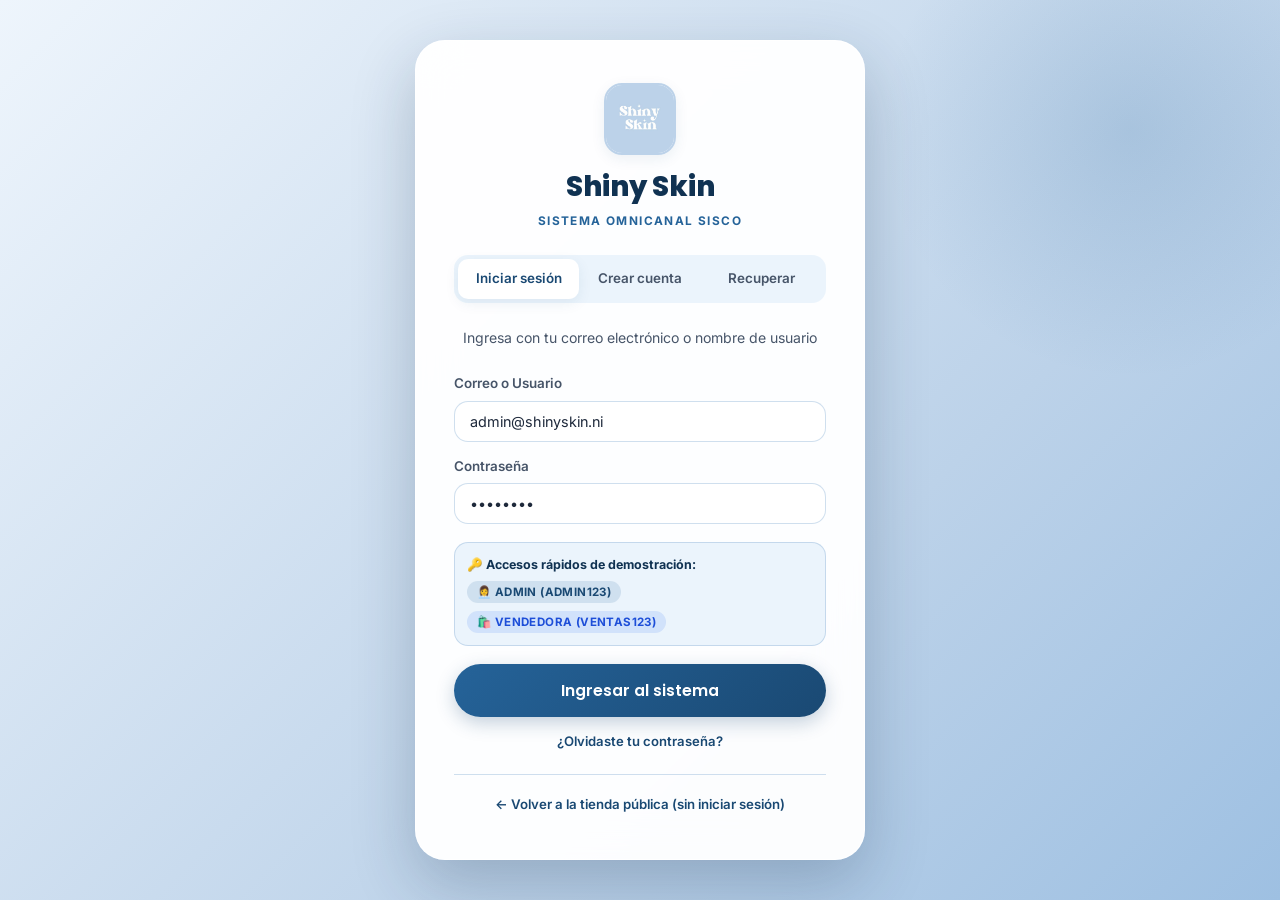
<file: frontend/admin/inventario.html>
<!DOCTYPE html>
<html lang="es">
<head>
  <meta charset="UTF-8"/><meta name="viewport" content="width=device-width, initial-scale=1.0"/>
  <title>Inventario Dual – SISCO Shiny Skin</title>
  <link rel="stylesheet" href="../css/main.css"/><link rel="stylesheet" href="../css/admin.css"/>
</head>
<body class="admin-body">

<aside class="admin-sidebar" id="sidebar"></aside>

<div class="admin-main">
  <header class="admin-topbar">
    <div class="topbar-title">📦 Control de Inventario Dual (Concept Store + Online)</div>
    <div class="topbar-actions" style="display:flex;gap:8px;flex-wrap:wrap;">
      <button type="button" class="btn-admin-secondary" onclick="exportInventoryCSV()">📊 Exportar Excel</button>
      <button class="btn-admin-secondary" onclick="openMovModal('traslado')">🔄 Trasladar Stock</button>
      <button class="btn-admin-secondary" onclick="openMovModal('salida')">⚠️ Merma / Salida</button>
      <button class="btn-admin-primary" onclick="openMovModal('entrada')">📥 Entrada de Mercadería</button>
    </div>
  </header>

  <div class="admin-content">

    <!-- Resumen KPIs -->
    <div class="kpi-grid">
      <div class="kpi-card blue">
        <div class="kpi-icon">📊</div>
        <div class="kpi-value" id="invTotalUnidades">0</div>
        <div class="kpi-label">Unidades Totales</div>
        <div class="kpi-change up" id="invValorVenta">Valor catálogo: —</div>
      </div>
      <div class="kpi-card pink">
        <div class="kpi-icon">🏬</div>
        <div class="kpi-value" id="invStockFisico">0</div>
        <div class="kpi-label">Stock Tienda Física</div>
        <div class="kpi-change" style="color:var(--color-brand-pastel);">Concept Store · Camino de Oriente</div>
      </div>
      <div class="kpi-card green">
        <div class="kpi-icon">🌐</div>
        <div class="kpi-value" id="invStockOnline">0</div>
        <div class="kpi-label">Stock Canal Online</div>
        <div class="kpi-change up">Web, WhatsApp e Instagram</div>
      </div>
      <div class="kpi-card gold">
        <div class="kpi-icon">⚠️</div>
        <div class="kpi-value" id="invCriticos">0</div>
        <div class="kpi-label">Alertas Stock / Vencimiento</div>
        <div class="kpi-change down" id="invPorVencerLbl">0 próximos a vencer</div>
      </div>
    </div>

    <!-- Pestañas -->
    <div class="admin-tabs">
      <div class="admin-tab active" id="tabBtnStock" onclick="switchInvTab('stock')">📦 Existencias por Ubicación</div>
      <div class="admin-tab" id="tabBtnKardex" onclick="switchInvTab('kardex')">📜 Kardex de Movimientos</div>
      <div class="admin-tab" id="tabBtnRotacion" onclick="switchInvTab('rotacion')">📈 Rotación y Vencimientos (HU-11)</div>
    </div>

    <!-- TAB 1: Existencias -->
    <div id="tabStock">
      <div class="actions-bar">
        <div class="actions-bar-left">
          <div class="search-wrapper">
            <span class="search-icon">🔍</span>
            <input class="search-input-admin" type="text" id="invSearch" placeholder="Buscar producto o SKU..." oninput="renderStockTable()" />
          </div>
          <select class="admin-form-control" style="width:auto;padding:9px 14px;" id="invFilterState" onchange="renderStockTable()">
            <option value="all">Todos los niveles</option>
            <option value="critical">⚠️ En alerta (≤ stock mínimo)</option>
            <option value="out">❌ Agotados (0 uds.)</option>
            <option value="expiring">⏳ Próximos a vencer (≤ 60 días)</option>
          </select>
        </div>
      </div>

      <div class="admin-card">
        <div class="admin-table-wrapper">
          <table class="admin-table">
            <thead>
              <tr>
                <th>Producto / SKU</th>
                <th>🏬 Tienda Física</th>
                <th>🌐 Online</th>
                <th>Total Sincronizado</th>
                <th>Mínimo</th>
                <th>Vencimiento</th>
                <th>Acciones Rápidas</th>
              </tr>
            </thead>
            <tbody id="stockTableBody"></tbody>
          </table>
        </div>
      </div>
    </div>

    <!-- TAB 2: Kardex -->
    <div id="tabKardex" style="display:none;">
      <div class="actions-bar">
        <div class="actions-bar-left">
          <select class="admin-form-control" style="width:auto;padding:9px 14px;" id="kardexTipo" onchange="loadMovimientos()">
            <option value="">Todos los movimientos</option>
            <option value="entrada">📥 Entradas de lote</option>
            <option value="venta">🛒 Ventas (Web / POS)</option>
            <option value="salida">⚠️ Salidas / Mermas</option>
            <option value="traslado">🔄 Traslados Físico ↔ Online</option>
            <option value="anulacion">↩️ Devoluciones por anulación</option>
            <option value="ajuste">⚖️ Ajustes de auditoría</option>
          </select>
        </div>
      </div>
      <div class="admin-card">
        <div class="admin-table-wrapper">
          <table class="admin-table">
            <thead>
              <tr>
                <th>Fecha</th>
                <th>Producto</th>
                <th>Tipo</th>
                <th>Ubicación</th>
                <th>Variación</th>
                <th>Saldo</th>
                <th>Motivo / Referencia</th>
                <th>Responsable</th>
              </tr>
            </thead>
            <tbody id="kardexTableBody"></tbody>
          </table>
        </div>
      </div>
    </div>

    <!-- TAB 3: Rotación (HU-11 / UC7) -->
    <div id="tabRotacion" style="display:none;">
      <div class="grid-3" style="gap:18px;">
        <div class="admin-card">
          <div class="admin-card-header"><div class="admin-card-title">🔥 Alta Rotación (Más vendidos)</div></div>
          <div class="admin-card-body" id="rotAltaBox" style="padding:14px 18px;">Cargando...</div>
        </div>
        <div class="admin-card">
          <div class="admin-card-header"><div class="admin-card-title">💤 Stock Estancado (Sin salidas)</div></div>
          <div class="admin-card-body" id="rotEstancadoBox" style="padding:14px 18px;">Cargando...</div>
        </div>
        <div class="admin-card">
          <div class="admin-card-header"><div class="admin-card-title">⏳ Próximos a Vencer (≤ 90 días)</div></div>
          <div class="admin-card-body" id="rotVencerBox" style="padding:14px 18px;">Cargando...</div>
        </div>
      </div>
    </div>

  </div>
</div>

<!-- Modal Unificado de Operaciones de Inventario -->
<div class="modal-overlay" id="movModal" onclick="if(event.target===this)closeMovModal()">
  <div class="admin-modal" style="max-width:520px;">
    <div class="modal-header">
      <div class="modal-title" id="movModalTitle">Operación de Inventario</div>
      <button class="modal-close" onclick="closeMovModal()">✕</button>
    </div>
    <form id="movForm" onsubmit="submitMovimiento(event)">
      <input type="hidden" id="movMode" value="entrada" />
      <div class="admin-form-group" style="margin-bottom:14px;">
        <label class="admin-form-label">Producto *</label>
        <select class="admin-form-control" id="movProdId" required onchange="updateMovProdInfo()"></select>
        <div id="movProdHint" style="font-size:0.78rem;color:var(--color-brand-pastel);margin-top:4px;"></div>
      </div>

      <div class="admin-form-grid" style="margin-bottom:14px;">
        <div class="admin-form-group" id="ubicacionGroup">
          <label class="admin-form-label" id="ubicacionLabel">Ubicación destino *</label>
          <select class="admin-form-control" id="movUbicacion" onchange="updateMovProdInfo()">
            <option value="fisico">🏬 Tienda Física (Concept Store)</option>
            <option value="online">🌐 Canal Online</option>
          </select>
        </div>

        <div class="admin-form-group" id="origenGroup" style="display:none;">
          <label class="admin-form-label">Trasladar desde *</label>
          <select class="admin-form-control" id="movOrigen">
            <option value="fisico_a_online">🏬 Física → 🌐 Online</option>
            <option value="online_a_fisico">🌐 Online → 🏬 Física</option>
          </select>
        </div>

        <div class="admin-form-group">
          <label class="admin-form-label" id="cantidadLabel">Cantidad *</label>
          <input class="admin-form-control" type="number" min="0" id="movCantidad" required value="5" />
        </div>
      </div>

      <div class="admin-form-group" style="margin-bottom:18px;">
        <label class="admin-form-label">Motivo / Observación *</label>
        <input class="admin-form-control" id="movMotivo" required placeholder="Ej. Ingreso lote importación Corea #14" />
      </div>

      <div style="display:flex;justify-content:flex-end;gap:10px;">
        <button type="button" class="btn-admin-secondary" onclick="closeMovModal()">Cancelar</button>
        <button type="submit" class="btn-admin-primary" id="btnSubmitMov">Confirmar Registro</button>
      </div>
    </form>
  </div>
</div>

<script src="../js/config.js"></script>
<script src="../js/api.js"></script>
<script src="../js/admin-common.js"></script>
<script>
renderAdminSidebar('inventario');

let allProducts = [];

async function init() {
  await refreshAll();
  if (window.location.hash === '#entrada') openMovModal('entrada');
}

async function refreshAll() {
  allProducts = await fetchProductos();
  populateProductSelect();
  renderKPIs();
  renderStockTable();
  loadMovimientos();
}

function renderKPIs() {
  const totalUds = allProducts.reduce((s, p) => s + Number(p.stock || 0), 0);
  const totalFis = allProducts.reduce((s, p) => s + Number(p.stock_fisico ?? p.stock ?? 0), 0);
  const totalOnl = allProducts.reduce((s, p) => s + Number(p.stock_online ?? 0), 0);
  const valorCat = allProducts.reduce((s, p) => s + Number(p.stock || 0) * Number(p.precio_final || 0), 0);
  const criticos = allProducts.filter(p => Number(p.stock || 0) <= Number(p.stock_minimo ?? 5)).length;
  const porVencer = allProducts.filter(p => p.por_vencer).length;

  document.getElementById('invTotalUnidades').textContent = totalUds;
  document.getElementById('invStockFisico').textContent = totalFis;
  document.getElementById('invStockOnline').textContent = totalOnl;
  document.getElementById('invValorVenta').textContent = `Valor venta: ${formatCurrency(valorCat)}`;
  document.getElementById('invCriticos').textContent = criticos;
  document.getElementById('invPorVencerLbl').textContent = `${porVencer} próximos a vencer`;
}

function populateProductSelect(selectedId = null) {
  const sel = document.getElementById('movProdId');
  sel.innerHTML = allProducts.map(p =>
    `<option value="${p.id}" ${selectedId == p.id ? 'selected' : ''}>${p.nombre} (${p.sku || 'S/SKU'}) — Total: ${p.stock}</option>`
  ).join('');
  updateMovProdInfo();
}

function updateMovProdInfo() {
  const id = document.getElementById('movProdId').value;
  const p = allProducts.find(x => x.id == id);
  const hint = document.getElementById('movProdHint');
  if (p && hint) {
    hint.textContent = `Actual -> 🏬 Tienda Física: ${p.stock_fisico ?? p.stock} uds. | 🌐 Online: ${p.stock_online ?? 0} uds. | Total: ${p.stock} uds.`;
  }
  if (p && document.getElementById('movMode')?.value === 'ajuste') {
    const ubi = document.getElementById('movUbicacion')?.value || 'fisico';
    document.getElementById('movCantidad').value = ubi === 'online' ? (p.stock_online ?? 0) : (p.stock_fisico ?? p.stock ?? 0);
  }
}

function renderStockTable() {
  const q = normalizeText(document.getElementById('invSearch').value);
  const st = document.getElementById('invFilterState').value;

  const list = allProducts.filter(p => {
    if (q && !normalizeText(`${p.nombre} ${p.sku || ''} ${p.marca || ''}`).includes(q)) return false;
    const minS = Number(p.stock_minimo ?? 5);
    if (st === 'critical' && p.stock > minS) return false;
    if (st === 'out' && p.stock > 0) return false;
    if (st === 'expiring' && !p.por_vencer) return false;
    return true;
  });

  const tbody = document.getElementById('stockTableBody');
  if (!list.length) {
    tbody.innerHTML = '<tr><td colspan="7" style="text-align:center;padding:32px;color:rgba(255,255,255,0.4);">Sin productos que coincidan</td></tr>';
    return;
  }

  tbody.innerHTML = list.map(p => {
    const minS = Number(p.stock_minimo ?? 5);
    const cls = p.stock <= 0 || p.stock <= minS ? 'stock-critical' : (p.stock <= minS * 2 ? 'stock-warning' : 'stock-ok');
    const pct = Math.min(100, Math.round((p.stock / Math.max(minS * 4, 20)) * 100));
    return `
      <tr>
        <td>
          <div class="table-product-name">${p.nombre}</div>
          <div class="table-product-sku">${p.sku || ''} · ${p.marca || ''}</div>
        </td>
        <td style="font-weight:700;">${p.stock_fisico ?? p.stock} uds.</td>
        <td style="font-weight:700;">${p.stock_online ?? 0} uds.</td>
        <td style="min-width:150px;">
          <div class="stock-indicator ${cls}">
            <span style="font-weight:800;min-width:34px;">${p.stock}</span>
            <div class="stock-bar"><div class="stock-fill" style="width:${pct}%;"></div></div>
          </div>
        </td>
        <td>${minS}</td>
        <td style="font-size:0.8rem;">
          ${p.por_vencer ? `<span class="badge badge-warning">⏳ ${p.fecha_vencimiento}</span>` : (p.fecha_vencimiento || '—')}
        </td>
        <td>
          <div style="display:flex;gap:6px;flex-wrap:wrap;">
            <button class="btn-table btn-table-edit" onclick="openMovModal('entrada', ${p.id})">+ Entrada</button>
            <button class="btn-table btn-table-view" onclick="openMovModal('traslado', ${p.id})">🔄 Traslado</button>
            <button class="btn-table btn-table-delete" style="color:#fbbf24;border-color:rgba(251,191,36,0.3);background:rgba(251,191,36,0.1);" onclick="openMovModal('ajuste', ${p.id})">⚖️ Ajuste</button>
          </div>
        </td>
      </tr>`;
  }).join('');
}

async function loadMovimientos() {
  const tipo = document.getElementById('kardexTipo').value;
  const tbody = document.getElementById('kardexTableBody');
  try {
    const movs = await api.inventario.movimientos(tipo ? { tipo } : {});
    if (!movs.length) {
      tbody.innerHTML = '<tr><td colspan="8" style="text-align:center;padding:30px;color:rgba(255,255,255,0.4);">No hay movimientos registrados</td></tr>';
      return;
    }
    tbody.innerHTML = movs.map(m => {
      const delta = (m.stock_nuevo ?? 0) - (m.stock_anterior ?? 0);
      let signHtml = `<span style="color:var(--color-brand-pastel);font-weight:700;">⇄ ${m.cantidad}</span>`;
      if (m.tipo === 'entrada' || m.tipo === 'anulacion' || (m.tipo === 'ajuste' && delta > 0)) {
        signHtml = `<span style="color:#34d399;font-weight:700;">+${Math.abs(delta || m.cantidad)}</span>`;
      } else if (m.tipo === 'salida' || m.tipo === 'venta' || (m.tipo === 'ajuste' && delta < 0)) {
        signHtml = `<span style="color:#f87171;font-weight:700;">-${Math.abs(delta || m.cantidad)}</span>`;
      }
      return `
        <tr>
          <td style="font-size:0.78rem;white-space:nowrap;">${formatDateTime(m.fecha)}</td>
          <td><div class="table-product-name">${m.producto || '—'}</div><div class="table-product-sku">${m.sku || ''}</div></td>
          <td><span class="badge badge-primary">${m.tipo}</span></td>
          <td>${m.ubicacion || 'general'}</td>
          <td>${signHtml}</td>
          <td style="font-size:0.82rem;">${m.stock_anterior ?? '—'} → <strong>${m.stock_nuevo ?? '—'}</strong></td>
          <td style="font-size:0.82rem;">${m.motivo || '—'}</td>
          <td style="font-size:0.8rem;">${m.usuario || 'Sistema'}</td>
        </tr>`;
    }).join('');
  } catch {
    tbody.innerHTML = '<tr><td colspan="8" style="text-align:center;padding:30px;">Conecta el servidor para consultar el kardex histórico</td></tr>';
  }
}

async function loadRotacion() {
  try {
    const r = await api.inventario.rotacion();
    const alta = r.alta_rotacion || [];
    const est = r.baja_rotacion || r.stock_estancado || [];
    const venc = r.proximos_vencer || [];

    document.getElementById('rotAltaBox').innerHTML = alta.length
      ? alta.map(x => `<div class="flex-between" style="padding:8px 0;border-bottom:1px solid rgba(255,255,255,0.06);font-size:0.84rem;"><span>${x.nombre}</span><strong style="color:#34d399;">${x.unidades_vendidas} vendidos</strong></div>`).join('')
      : '<p style="font-size:0.84rem;color:rgba(255,255,255,0.45);">Sin datos de rotación aún</p>';

    document.getElementById('rotEstancadoBox').innerHTML = est.length
      ? est.slice(0, 8).map(x => `<div class="flex-between" style="padding:8px 0;border-bottom:1px solid rgba(255,255,255,0.06);font-size:0.84rem;"><span>${x.nombre}</span><span class="badge badge-warning">${x.stock} en stock</span></div>`).join('')
      : '<p style="font-size:0.84rem;color:#34d399;">Todo el catálogo presenta rotación activa</p>';

    document.getElementById('rotVencerBox').innerHTML = venc.length
      ? venc.map(x => `<div class="flex-between" style="padding:8px 0;border-bottom:1px solid rgba(255,255,255,0.06);font-size:0.84rem;"><span>${x.nombre}</span><span class="badge badge-danger">${x.fecha_vencimiento} (${x.dias_para_vencer}d)</span></div>`).join('')
      : '<p style="font-size:0.84rem;color:#34d399;">✅ Ningún lote vence en los próximos 90 días</p>';
  } catch {
    document.getElementById('rotAltaBox').innerHTML = '<p style="font-size:0.84rem;">Disponible con servidor activo</p>';
  }
}

function switchInvTab(tab) {
  document.getElementById('tabBtnStock').classList.toggle('active', tab === 'stock');
  document.getElementById('tabBtnKardex').classList.toggle('active', tab === 'kardex');
  document.getElementById('tabBtnRotacion').classList.toggle('active', tab === 'rotacion');
  document.getElementById('tabStock').style.display = tab === 'stock' ? 'block' : 'none';
  document.getElementById('tabKardex').style.display = tab === 'kardex' ? 'block' : 'none';
  document.getElementById('tabRotacion').style.display = tab === 'rotacion' ? 'block' : 'none';
  if (tab === 'rotacion') loadRotacion();
  if (tab === 'kardex') loadMovimientos();
}

function openMovModal(mode, prodId = null) {
  document.getElementById('movMode').value = mode;
  populateProductSelect(prodId);

  const titles = {
    entrada: '📥 Registrar Entrada de Mercadería',
    salida: '⚠️ Registrar Salida por Merma o Daño',
    traslado: '🔄 Trasladar Stock entre Tienda Física y Online',
    ajuste: '⚖️ Ajuste Auditado de Existencias'
  };
  document.getElementById('movModalTitle').textContent = titles[mode] || 'Operación';

  document.getElementById('ubicacionGroup').style.display = mode === 'traslado' ? 'none' : 'flex';
  document.getElementById('origenGroup').style.display = mode === 'traslado' ? 'flex' : 'none';
  document.getElementById('ubicacionLabel').textContent = mode === 'ajuste' ? 'Ubicación a ajustar *' : 'Ubicación *';
  document.getElementById('cantidadLabel').textContent = mode === 'ajuste' ? 'Nuevo conteo real *' : 'Cantidad de unidades *';
  document.getElementById('movCantidad').min = mode === 'ajuste' ? 0 : 1;
  document.getElementById('movCantidad').value = mode === 'ajuste' ? (allProducts.find(x => x.id == (prodId || allProducts[0]?.id))?.stock_fisico ?? 0) : 5;
  document.getElementById('movMotivo').value = '';
  document.getElementById('movModal').classList.add('active');
}

function closeMovModal() {
  document.getElementById('movModal').classList.remove('active');
}

async function submitMovimiento(e) {
  e.preventDefault();
  const mode = document.getElementById('movMode').value;
  const product_id = parseInt(document.getElementById('movProdId').value);
  const cantidad = parseInt(document.getElementById('movCantidad').value);
  const ubicacion = document.getElementById('movUbicacion').value;
  const motivo = document.getElementById('movMotivo').value.trim();

  const btn = document.getElementById('btnSubmitMov');
  btn.disabled = true;
  try {
    if (mode === 'entrada') {
      await api.inventario.entrada({ product_id, cantidad, ubicacion, motivo });
    } else if (mode === 'salida') {
      await api.inventario.salida({ product_id, cantidad, ubicacion, motivo });
    } else if (mode === 'traslado') {
      const dir = document.getElementById('movOrigen').value;
      const origen = dir === 'fisico_a_online' ? 'fisico' : 'online';
      const destino = dir === 'fisico_a_online' ? 'online' : 'fisico';
      await api.inventario.traslado({ product_id, cantidad, origen, destino, motivo });
    } else if (mode === 'ajuste') {
      await api.inventario.ajuste({ product_id, stock_nuevo: cantidad, ubicacion, motivo });
    }
    showToast('Inventario actualizado y registrado en Kardex', 'success');
    closeMovModal();
    await refreshAll();
  } catch (err) {
    showToast(err.message || 'No se pudo procesar el movimiento', 'error');
  } finally {
    btn.disabled = false;
  }
}

function exportInventoryCSV() {
  const headers = ['SKU', 'Producto', 'Marca', 'Stock Tienda Física', 'Stock Online', 'Stock Total', 'Stock Mínimo', 'Costo Unitario (C$)', 'Precio Final (C$)', 'Valor en Stock (C$)', 'Vencimiento'];
  const rows = allProducts.map(p => [
    p.sku || '', p.nombre, p.marca || '', p.stock_fisico ?? p.stock, p.stock_online ?? 0,
    p.stock, p.stock_minimo ?? 5, p.precio_costo, p.precio_final,
    ((p.stock || 0) * (p.precio_final || 0)).toFixed(2), p.fecha_vencimiento || ''
  ]);
  downloadCSVFile(`SISCO_Inventario_Dual_${new Date().toISOString().slice(0, 10)}.csv`, headers, rows);
}

init();
</script>
</body>
</html>
</file>
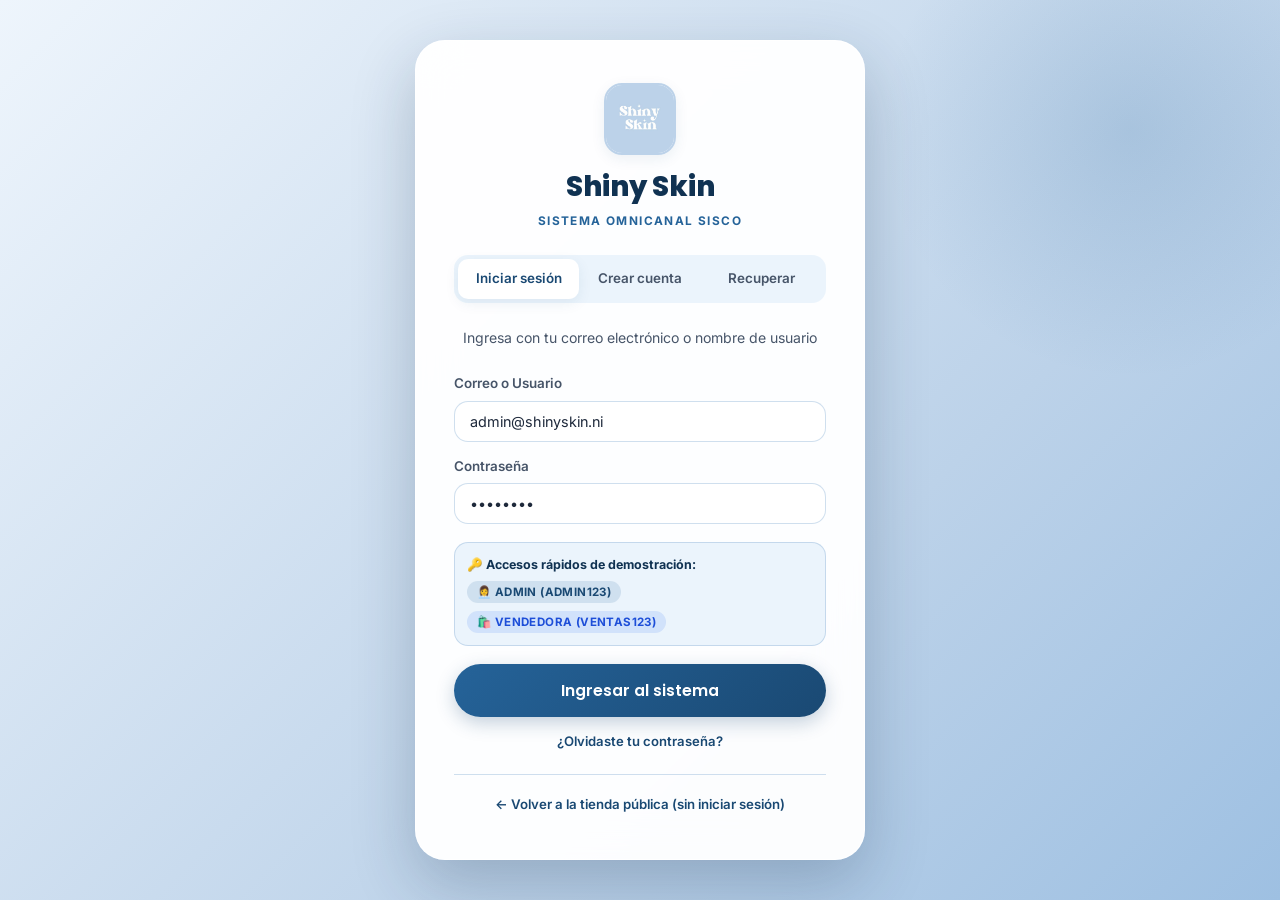
<file: frontend/admin/pedidos.html>
<!DOCTYPE html>
<html lang="es">
<head>
  <meta charset="UTF-8"/><meta name="viewport" content="width=device-width, initial-scale=1.0"/>
  <title>Pedidos & Envíos – SISCO Shiny Skin</title>
  <link rel="stylesheet" href="../css/main.css"/><link rel="stylesheet" href="../css/admin.css"/>
</head>
<body class="admin-body">

<aside class="admin-sidebar" id="sidebar"></aside>

<div class="admin-main">
  <header class="admin-topbar">
    <div class="topbar-title">🛒 Gestión Omnicanal de Pedidos y Motorizados</div>
    <div class="topbar-actions">
      <button class="btn-admin-secondary" onclick="refreshOrdersNow()" title="Sincronizar nuevos pedidos">🔄 Actualizar</button>
      <button class="btn-admin-secondary" data-admin-only onclick="openMotoModal()">🛵 Motorizados</button>
      <button class="btn-admin-primary" onclick="openManualOrderModal()">➕ Pedido Manual (WhatsApp / IG)</button>
    </div>
  </header>

  <div class="admin-content">

    <!-- Pestañas por estado -->
    <div class="admin-tabs">
      <div class="admin-tab active" onclick="setOrderState('', this)">Todos <span id="tabCountAll" style="opacity:0.7;font-size:0.75rem;margin-left:3px;"></span></div>
      <div class="admin-tab" onclick="setOrderState('pendiente', this)">⏳ Pendientes <span id="tabCountPending" style="display:none;background:#f59e0b;color:#0f172a;font-weight:800;font-size:0.7rem;padding:1px 6px;border-radius:99px;margin-left:4px;">0</span></div>
      <div class="admin-tab" onclick="setOrderState('confirmado', this)">✅ Confirmados</div>
      <div class="admin-tab" onclick="setOrderState('en_camino', this)">🛵 En Camino</div>
      <div class="admin-tab" onclick="setOrderState('entregado', this)">🎉 Entregados</div>
      <div class="admin-tab" onclick="setOrderState('cancelado', this)">❌ Cancelados</div>
    </div>

    <div class="actions-bar">
      <div class="actions-bar-left">
        <div class="search-wrapper">
          <span class="search-icon">🔍</span>
          <input class="search-input-admin" type="text" id="orderSearch" placeholder="Código SS-..., cliente o teléfono..." oninput="renderOrders()" />
        </div>
        <select class="admin-form-control" style="width:auto;padding:9px 14px;" id="filterCanal" onchange="renderOrders()">
          <option value="">Todos los canales</option>
          <option value="web">🌐 Tienda Web</option>
          <option value="whatsapp">💬 WhatsApp</option>
          <option value="instagram">📸 Instagram</option>
          <option value="tienda_fisica">🏬 Tienda Física</option>
        </select>
      </div>
      <div class="actions-bar-right">
        <span style="font-size:0.82rem;color:rgba(188,210,233,0.65);" id="ordersCountLbl">0 pedidos</span>
      </div>
    </div>

    <div class="admin-card">
      <div class="admin-table-wrapper">
        <table class="admin-table">
          <thead>
            <tr>
              <th>Pedido</th>
              <th>Cliente / Contacto</th>
              <th>Canal</th>
              <th>Entrega / Motorizado</th>
              <th>Total</th>
              <th>Estado</th>
              <th>Factura</th>
              <th>Fecha</th>
              <th>Acciones</th>
            </tr>
          </thead>
          <tbody id="ordersBody">
            <tr><td colspan="9" style="text-align:center;padding:36px;">Cargando pedidos...</td></tr>
          </tbody>
        </table>
      </div>
    </div>

  </div>
</div>

<!-- Modal Detalle y Gestión de Pedido -->
<div class="modal-overlay" id="detailModal" onclick="if(event.target===this)this.classList.remove('active')">
  <div class="admin-modal" style="max-width:680px;">
    <div class="modal-header">
      <div class="modal-title" id="detTitle">Detalle del Pedido</div>
      <button class="modal-close" onclick="document.getElementById('detailModal').classList.remove('active')">✕</button>
    </div>
    <div id="detContent"></div>
  </div>
</div>

<!-- Modal Nuevo Pedido Manual con Selector Real de Productos -->
<div class="modal-overlay" id="manualModal" onclick="if(event.target===this)this.classList.remove('active')">
  <div class="admin-modal" style="max-width:700px;">
    <div class="modal-header">
      <div class="modal-title">💬 Registrar Pedido Omnicanal (WhatsApp / Instagram / Tienda)</div>
      <button class="modal-close" onclick="document.getElementById('manualModal').classList.remove('active')">✕</button>
    </div>
    <form onsubmit="submitManualOrder(event)">
      <div class="admin-form-grid">
        <div class="admin-form-group">
          <label class="admin-form-label">Nombre del Cliente *</label>
          <input class="admin-form-control" id="moNombre" required maxlength="100" placeholder="Ej. Valeria Castro" oninput="sanitizeFullNameInput(this)" />
        </div>
        <div class="admin-form-group">
          <label class="admin-form-label">Teléfono / WhatsApp (+505) *</label>
          <input class="admin-form-control" id="moTel" type="tel" inputmode="tel" required maxlength="16" placeholder="Ej. 8888-0000" oninput="sanitizeNiPhoneInput(this)" />
        </div>
        <div class="admin-form-group">
          <label class="admin-form-label">Canal de Origen *</label>
          <select class="admin-form-control" id="moCanal">
            <option value="whatsapp">💬 WhatsApp</option>
            <option value="instagram">📸 Instagram / Facebook</option>
            <option value="tienda_fisica">🏬 Tienda Física</option>
            <option value="web">🌐 Web</option>
          </select>
        </div>
        <div class="admin-form-group">
          <label class="admin-form-label">Modalidad de Entrega</label>
          <select class="admin-form-control" id="moEntrega" onchange="recalcManualTotal()">
            <option value="domicilio">🛵 Envío a domicilio</option>
            <option value="retiro">🏬 Retiro en Concept Store</option>
          </select>
        </div>
        <div class="admin-form-group admin-form-full" id="moDirGroup">
          <label class="admin-form-label">Dirección de entrega</label>
          <input class="admin-form-control" id="moDir" placeholder="Barrio/Reparto, referencias exactas..." />
        </div>
      </div>

      <!-- Selector de productos -->
      <div style="margin-top:16px;padding:14px;background:rgba(255,255,255,0.04);border:1px solid var(--admin-border);border-radius:var(--radius-md);">
        <label class="admin-form-label" style="margin-bottom:8px;display:block;">🧴 Agregar Productos al Pedido *</label>
        <div class="pos-add-row" style="display:flex;gap:8px;margin-bottom:12px;flex-wrap:wrap;">
          <select class="admin-form-control" id="moProdSelect" style="flex:1;"></select>
          <input class="admin-form-control" type="number" id="moProdQty" min="1" value="1" style="width:82px;" />
          <button type="button" class="btn-admin-primary" onclick="addManualItem()">+ Agregar</button>
        </div>
        <div id="moItemsList" style="font-size:0.84rem;"></div>
      </div>

      <div class="admin-form-grid" style="margin-top:14px;">
        <div class="admin-form-group">
          <label class="admin-form-label">Costo de Envío (C$)</label>
          <input class="admin-form-control" type="number" min="0" step="0.01" id="moEnvio" value="100" oninput="recalcManualTotal()" />
        </div>
        <div class="admin-form-group">
          <label class="admin-form-label">Método de Pago</label>
          <select class="admin-form-control" id="moPago">
            <option value="efectivo_entrega">💵 Efectivo contra entrega</option>
            <option value="transferencia">🏦 Transferencia bancaria</option>
            <option value="efectivo">💵 Pagado en caja</option>
          </select>
        </div>
        <div class="admin-form-group">
          <label class="admin-form-label">Paga con (C$, para cambio)</label>
          <input class="admin-form-control" type="number" min="0" step="0.01" id="moMontoCliente" placeholder="Opcional" oninput="recalcManualTotal()" />
        </div>
        <div class="admin-form-group">
          <label class="admin-form-label">Asignar Motorizado (opcional)</label>
          <select class="admin-form-control" id="moMotorizado"></select>
        </div>
      </div>

      <div class="flex-between" style="margin-top:18px;padding-top:14px;border-top:1px solid var(--admin-border);">
        <div id="moTotalSummary" style="font-size:0.95rem;font-weight:700;color:#34d399;">Total: C$ 0.00</div>
        <div style="display:flex;gap:10px;">
          <button type="button" class="btn-admin-secondary" onclick="document.getElementById('manualModal').classList.remove('active')">Cancelar</button>
          <button type="submit" class="btn-admin-primary" id="btnCreateManual">✅ Crear Pedido</button>
        </div>
      </div>
    </form>
  </div>
</div>

<!-- Modal Gestión de Motorizados (FRQ-0025) -->
<div class="modal-overlay" id="motoModal" onclick="if(event.target===this)this.classList.remove('active')">
  <div class="admin-modal" style="max-width:520px;">
    <div class="modal-header">
      <div class="modal-title">🛵 Directorio de Motorizados de Entrega</div>
      <button class="modal-close" onclick="document.getElementById('motoModal').classList.remove('active')">✕</button>
    </div>
    <form onsubmit="saveMotorizado(event)" class="moto-add-form">
      <input class="admin-form-control" id="newMotoNombre" placeholder="Nombre del repartidor *" required maxlength="100" oninput="sanitizeFullNameInput(this)" />
      <input class="admin-form-control" id="newMotoTel" type="tel" inputmode="tel" placeholder="Teléfono NI (8 dígitos) *" required maxlength="16" oninput="sanitizeNiPhoneInput(this)" />
      <button type="submit" class="btn-admin-primary">+ Añadir</button>
    </form>
    <div id="motoListContainer" style="font-size:0.85rem;"></div>
  </div>
</div>

<script src="../js/config.js"></script>
<script src="../js/api.js"></script>
<script src="../js/admin-common.js"></script>
<script>
renderAdminSidebar('pedidos');

let allOrders = [];
let allProducts = [];
let motorizadosList = [];
let stateFilter = '';
let manualItems = [];
let highlightedOrderId = null;

async function init() {
  allProducts = await fetchProductos();
  await loadMotorizados();
  await loadOrders();
  const hl = new URLSearchParams(window.location.search).get('highlight');
  if (hl) {
    highlightedOrderId = Number(hl);
    renderOrders();
    const target = allOrders.find(x => Number(x.id) === highlightedOrderId);
    if (target) openOrderDetail(target.id);
  }
  if (window.location.hash === '#manual') openManualOrderModal();
}

async function loadMotorizados() {
  try { motorizadosList = await api.pedidos.motorizados(false); }
  catch { motorizadosList = []; }
}

async function loadOrders() {
  allOrders = await fetchPedidos();
  updateOrderTabBadges();
  renderOrders();
  if (typeof refreshAdminNotifications === 'function') {
    refreshAdminNotifications();
  }
}

function updateOrderTabBadges() {
  const totalEl = document.getElementById('tabCountAll');
  if (totalEl) totalEl.textContent = allOrders.length ? `(${allOrders.length})` : '';
  const pendingCount = (allOrders || []).filter(o => o.estado === 'pendiente').length;
  const pendEl = document.getElementById('tabCountPending');
  if (pendEl) {
    if (pendingCount > 0) {
      pendEl.textContent = pendingCount;
      pendEl.style.display = 'inline-block';
    } else {
      pendEl.style.display = 'none';
    }
  }
}

async function refreshOrdersNow() {
  allProducts = await fetchProductos();
  await loadMotorizados();
  await loadOrders();
  showToast('Lista de pedidos sincronizada en tiempo real', 'info');
}

async function setOrderState(st, el) {
  stateFilter = st;
  document.querySelectorAll('.admin-tab').forEach(t => t.classList.remove('active'));
  el.classList.add('active');
  await loadOrders();
}

function renderOrders() {
  const q = normalizeText(document.getElementById('orderSearch').value);
  const canal = document.getElementById('filterCanal').value;

  const list = allOrders.filter(o => {
    if (stateFilter && o.estado !== stateFilter) return false;
    if (canal && o.canal !== canal) return false;
    if (q && !normalizeText(`${o.numero_pedido} ${o.nombre_cliente} ${o.telefono_cliente || ''}`).includes(q)) return false;
    return true;
  });

  document.getElementById('ordersCountLbl').textContent = `${list.length} pedido${list.length !== 1 ? 's' : ''}`;
  const tbody = document.getElementById('ordersBody');
  if (!list.length) {
    tbody.innerHTML = '<tr><td colspan="9" style="text-align:center;padding:36px;color:rgba(255,255,255,0.4);">No hay pedidos con estos filtros</td></tr>';
    return;
  }

  tbody.innerHTML = list.map(o => `
    <tr class="${Number(o.id) === Number(highlightedOrderId) ? 'order-row-highlight' : ''}">
      <td><strong style="color:var(--color-brand-pastel);">${escapeHtml(o.numero_pedido)}</strong></td>
      <td>
        <div class="table-product-name">${escapeHtml(o.nombre_cliente)}</div>
        <div class="table-product-sku">${escapeHtml(o.telefono_cliente || 'Sin teléfono')}</div>
      </td>
      <td><span class="badge badge-muted">${escapeHtml(o.canal || 'web')}</span></td>
      <td style="font-size:0.8rem;">
        <div>${o.metodo_entrega === 'retiro' ? '🏬 Retiro en tienda' : '🛵 Domicilio'}</div>
        ${o.motorizado_nombre ? `<div style="color:#38bdf8;">Repartidor: ${escapeHtml(o.motorizado_nombre)}</div>` : ''}
      </td>
      <td style="font-weight:700;color:#34d399;">${formatCurrency(o.total)}</td>
      <td><span class="status-badge status-${escapeHtml(o.estado)}">${escapeHtml(o.estado.replace('_', ' '))}</span></td>
      <td>
        ${o.numero_factura
          ? `<a href="facturacion.html" class="badge badge-success">${escapeHtml(o.numero_factura)}</a>`
          : (o.estado !== 'cancelado' ? `<button class="btn-table btn-table-edit" onclick="quickInvoice(${o.id})">🧾 Facturar</button>` : '—')}
      </td>
      <td style="font-size:0.78rem;white-space:nowrap;">${formatDateTime(o.fecha)}</td>
      <td style="white-space:nowrap;">
        ${o.estado === 'pendiente'
          ? `<button class="btn-table" style="background:rgba(16,185,129,0.2);color:#34d399;border:1px solid rgba(16,185,129,0.45);font-weight:700;margin-right:4px;" onclick="quickConfirmOrder(${o.id})" title="Confirmar pedido inmediatamente">✅ Confirmar</button>`
          : ''}
        <button class="btn-table btn-table-view" onclick="openOrderDetail(${o.id})">👁 Gestionar</button>
        <button class="btn-table" style="background:rgba(52,211,153,0.14);color:#34d399;border:1px solid rgba(52,211,153,0.3);margin-left:4px;" onclick="notifyOrderWhatsApp(${o.id})" title="Avisar estado por WhatsApp al cliente">💬 WhatsApp</button>
      </td>
    </tr>`).join('');
}

async function quickConfirmOrder(orderId, closeDet = false) {
  const o = allOrders.find(x => x.id == orderId);
  try {
    await api.pedidos.updateEstado(orderId, 'confirmado', {
      observacion: 'Pedido confirmado por personal en Panel SISCO'
    });
    if (typeof dismissOrderAlertCard === 'function') dismissOrderAlertCard(orderId, true);
    showToast(`✅ Pedido ${o ? o.numero_pedido : ''} confirmado con éxito`, 'success');
    if (closeDet) document.getElementById('detailModal').classList.remove('active');
    allProducts = await fetchProductos();
    await loadOrders();
    if (typeof pollOrderAlerts === 'function') pollOrderAlerts({ initial: false, skipNewTrigger: true });
  } catch (err) {
    showToast(err.message || 'Error al confirmar el pedido', 'error');
  }
}

function notifyOrderWhatsApp(orderId) {
  const o = allOrders.find(x => x.id == orderId);
  if (!o) return;
  const phone = formatWhatsAppPhone(o.telefono_cliente);
  if (!phone) {
    showToast('Este cliente no tiene número de teléfono registrado', 'error');
    return;
  }
  const msg = typeof buildOrderWhatsAppMessage === 'function'
    ? buildOrderWhatsAppMessage(o)
    : `Hola *${o.nombre_cliente}*, tu pedido *${o.numero_pedido}* de *Shiny Skin* (${formatCurrency(o.total)}) está *${o.estado.toUpperCase()}*.`;
  const url = typeof buildWhatsAppUrl === 'function'
    ? buildWhatsAppUrl(phone, msg)
    : `https://api.whatsapp.com/send?phone=${phone}&text=${encodeURIComponent(msg)}`;
  window.open(url, '_blank');
}

function openOrderDetail(id) {
  const o = allOrders.find(x => x.id == id);
  if (!o) return;
  document.getElementById('detTitle').textContent = `Pedido ${o.numero_pedido} — ${o.nombre_cliente}`;

  const motoOptions = `<option value="">— Sin asignar —</option>` +
    motorizadosList.filter(m => m.activo !== false).map(m =>
      `<option value="${m.id}" ${o.motorizado_id == m.id ? 'selected' : ''}>${m.nombre} (${m.telefono})</option>`
    ).join('');

  const itemsHtml = (o.items || []).map(it =>
    `<div class="flex-between" style="padding:7px 0;border-bottom:1px solid rgba(255,255,255,0.06);font-size:0.86rem;">
      <span>${it.cantidad} × ${it.nombre_producto}</span>
      <strong>${formatCurrency(it.subtotal)}</strong>
    </div>`
  ).join('') || '<div style="color:rgba(255,255,255,0.4);font-size:0.84rem;">Sin detalle de ítems</div>';

  const waClean = formatWhatsAppPhone(o.telefono_cliente);
  const waMsgDet = typeof buildOrderWhatsAppMessage === 'function'
    ? buildOrderWhatsAppMessage(o)
    : `Hola ${o.nombre_cliente}, te escribimos de Shiny Skin sobre tu pedido ${o.numero_pedido}.`;
  const waHref = waClean
    ? (typeof buildWhatsAppUrl === 'function' ? buildWhatsAppUrl(waClean, waMsgDet) : `https://api.whatsapp.com/send?phone=${waClean}&text=${encodeURIComponent(waMsgDet)}`)
    : '#';

  document.getElementById('detContent').innerHTML = `
    <div class="grid-2" style="gap:14px;margin-bottom:16px;font-size:0.85rem;">
      <div style="background:rgba(255,255,255,0.04);padding:12px;border-radius:12px;">
        <div><strong>Cliente:</strong> ${o.nombre_cliente}</div>
        <div><strong>Teléfono:</strong> ${o.telefono_cliente || '—'} ${waClean ? `<a href="${waHref}" target="_blank" style="color:#34d399;margin-left:6px;">💬 WhatsApp</a>` : ''}</div>
        <div><strong>Modalidad:</strong> ${o.metodo_entrega === 'retiro' ? 'Retiro en Concept Store' : 'Envío a domicilio'}</div>
        <div><strong>Dirección:</strong> ${o.direccion_entrega || '—'}</div>
      </div>
      <div style="background:rgba(255,255,255,0.04);padding:12px;border-radius:12px;">
        <div><strong>Pago:</strong> ${o.metodo_pago || '—'}</div>
        ${o.monto_pago_cliente ? `<div><strong>Paga con:</strong> ${formatCurrency(o.monto_pago_cliente)} · <strong>Cambio:</strong> <span style="color:#fbbf24;">${formatCurrency(o.cambio_entregar)}</span></div>` : ''}
        <div><strong>Envío:</strong> ${formatCurrency(o.costo_envio || 0)}</div>
        <div style="font-size:1rem;margin-top:4px;"><strong>Total:</strong> <strong style="color:#34d399;">${formatCurrency(o.total)}</strong></div>
        ${(o.puntos_usados > 0 || o.puntos_ganados > 0) ? `
          <div style="margin-top:6px;padding-top:6px;border-top:1px dashed rgba(255,255,255,0.12);font-size:0.78rem;color:#fde68a;">
            ${o.puntos_usados > 0 ? `<div>🎁 Canje Club Shiny: -${o.puntos_usados} pts (-${formatCurrency(o.descuento_puntos)})</div>` : ''}
            ${o.puntos_ganados > 0 ? `<div>⭐ Puntos: +${o.puntos_ganados} pts (${o.puntos_acreditados ? 'Acreditados ✅' : 'Se acreditan al entregar'})</div>` : ''}
          </div>` : ''}
      </div>
    </div>

    <div style="margin-bottom:16px;">
      <div class="admin-form-label" style="margin-bottom:6px;">Productos solicitados</div>
      ${itemsHtml}
    </div>

    <div class="admin-form-grid" style="margin-bottom:18px;">
      <div class="admin-form-group">
        <label class="admin-form-label">Cambiar Estado del Pedido</label>
        <select class="admin-form-control" id="detEstadoSel">
          ${['pendiente', 'confirmado', 'en_camino', 'entregado', 'cancelado'].map(st =>
            `<option value="${st}" ${o.estado === st ? 'selected' : ''}>${st.toUpperCase().replace('_', ' ')}</option>`
          ).join('')}
        </select>
      </div>
      <div class="admin-form-group">
        <label class="admin-form-label">Motorizado Asignado (HU-09)</label>
        <select class="admin-form-control" id="detMotoSel">${motoOptions}</select>
      </div>
    </div>

    <div class="flex-between" style="flex-wrap:wrap;gap:10px;">
      <div>
        ${!o.numero_factura && o.estado !== 'cancelado'
          ? `<button type="button" class="btn-admin-secondary" onclick="quickInvoice(${o.id}, true)">🧾 Emitir Factura de este Pedido</button>`
          : (o.numero_factura ? `<span class="badge badge-success">Facturado: ${o.numero_factura}</span>` : '')}
      </div>
      <div style="display:flex;gap:8px;flex-wrap:wrap;">
        ${o.estado === 'pendiente'
          ? `<button type="button" class="btn-admin-primary" style="background:#10b981;" onclick="quickConfirmOrder(${o.id}, true)">✅ Confirmar Pedido Ahora</button>`
          : ''}
        <button type="button" class="btn-admin-primary" onclick="saveOrderChanges(${o.id})">💾 Guardar Cambios</button>
      </div>
    </div>
  `;
  document.getElementById('detailModal').classList.add('active');
}

async function saveOrderChanges(orderId) {
  const estado = document.getElementById('detEstadoSel').value;
  const motorizado_id = document.getElementById('detMotoSel').value || null;
  try {
    await api.pedidos.updateEstado(orderId, estado, { motorizado_id });
    if (estado !== 'pendiente' && typeof dismissOrderAlertCard === 'function') dismissOrderAlertCard(orderId, true);
    showToast('Pedido actualizado correctamente', 'success');
    document.getElementById('detailModal').classList.remove('active');
    allProducts = await fetchProductos();
    await loadOrders();
    if (typeof pollOrderAlerts === 'function') pollOrderAlerts({ initial: false, skipNewTrigger: true });
  } catch (err) {
    showToast(err.message || 'Error al actualizar pedido', 'error');
  }
}

async function quickInvoice(orderId, closeDet = false) {
  try {
    const fac = await api.facturas.create({ order_id: orderId });
    showToast(`Factura ${fac.numero_factura} generada con éxito`, 'success');
    if (closeDet) document.getElementById('detailModal').classList.remove('active');
    await loadOrders();
  } catch (err) {
    showToast(err.message || 'Error al generar factura', 'error');
  }
}

// ---- Pedido Manual ----
function openManualOrderModal() {
  manualItems = [];
  document.getElementById('moNombre').value = '';
  document.getElementById('moTel').value = '';
  document.getElementById('moDir').value = '';
  document.getElementById('moEnvio').value = 100;
  document.getElementById('moMontoCliente').value = '';

  const sel = document.getElementById('moProdSelect');
  sel.innerHTML = allProducts.filter(p => p.stock > 0).map(p =>
    `<option value="${p.id}">${p.nombre} — ${formatCurrency(p.precio_final)} (Stock: ${p.stock})</option>`
  ).join('');

  document.getElementById('moMotorizado').innerHTML = `<option value="">— Sin asignar aún —</option>` +
    motorizadosList.filter(m => m.activo !== false).map(m => `<option value="${m.id}">${m.nombre} (${m.empresa || ''})</option>`).join('');

  renderManualItems();
  document.getElementById('manualModal').classList.add('active');
}

function addManualItem() {
  const pid = parseInt(document.getElementById('moProdSelect').value);
  const qty = parseInt(document.getElementById('moProdQty').value) || 1;
  const prod = allProducts.find(p => p.id == pid);
  if (!prod) return;

  const existing = manualItems.find(i => i.product_id == pid);
  const newQty = (existing ? existing.cantidad : 0) + qty;
  if (newQty > prod.stock) {
    showToast(`Stock insuficiente para ${prod.nombre} (máx: ${prod.stock})`, 'error');
    return;
  }
  if (existing) existing.cantidad = newQty;
  else manualItems.push({ product_id: prod.id, nombre: prod.nombre, precio: prod.precio_final, cantidad: qty });

  document.getElementById('moProdQty').value = 1;
  renderManualItems();
}

function removeManualItem(pid) {
  manualItems = manualItems.filter(i => i.product_id != pid);
  renderManualItems();
}

function renderManualItems() {
  const box = document.getElementById('moItemsList');
  if (!manualItems.length) {
    box.innerHTML = '<div style="color:rgba(255,255,255,0.4);">Aún no has agregado productos al pedido.</div>';
  } else {
    box.innerHTML = manualItems.map(i => `
      <div class="flex-between" style="padding:6px 0;border-bottom:1px solid rgba(255,255,255,0.06);">
        <span>${i.cantidad} × ${i.nombre} (${formatCurrency(i.precio)})</span>
        <div style="display:flex;align-items:center;gap:10px;">
          <strong>${formatCurrency(i.cantidad * i.precio)}</strong>
          <button type="button" onclick="removeManualItem(${i.product_id})" style="color:#f87171;">✕</button>
        </div>
      </div>`).join('');
  }
  recalcManualTotal();
}

function recalcManualTotal() {
  const entrega = document.getElementById('moEntrega').value;
  document.getElementById('moDirGroup').style.display = entrega === 'retiro' ? 'none' : 'flex';
  if (entrega === 'retiro') document.getElementById('moEnvio').value = 0;

  const sub = manualItems.reduce((s, i) => s + i.precio * i.cantidad, 0);
  const env = entrega === 'retiro' ? 0 : (parseFloat(document.getElementById('moEnvio').value) || 0);
  const tot = sub + env;
  const paga = parseFloat(document.getElementById('moMontoCliente').value) || 0;
  const vuelto = paga > tot ? ` · Vuelto: ${formatCurrency(paga - tot)}` : '';
  document.getElementById('moTotalSummary').textContent = `Total: ${formatCurrency(tot)}${vuelto}`;
}

async function submitManualOrder(e) {
  e.preventDefault();
  if (!manualItems.length) {
    showToast('Agrega al menos un producto al pedido.', 'error');
    return;
  }
  const nameCheck = validateFullName(document.getElementById('moNombre').value, true, 'El nombre del cliente');
  if (!nameCheck.valid) { showToast(nameCheck.error, 'error'); return; }
  const phoneCheck = validateNicaraguaPhone(document.getElementById('moTel').value, true, 'El teléfono / WhatsApp');
  if (!phoneCheck.valid) { showToast(phoneCheck.error, 'error'); return; }

  const entrega = document.getElementById('moEntrega').value;
  const payload = {
    nombre_cliente: nameCheck.value,
    telefono_cliente: phoneCheck.value,
    canal: document.getElementById('moCanal').value,
    metodo_entrega: entrega,
    direccion_entrega: entrega === 'retiro' ? 'Retiro en Concept Store' : document.getElementById('moDir').value.trim(),
    costo_envio: entrega === 'retiro' ? 0 : (parseFloat(document.getElementById('moEnvio').value) || 0),
    metodo_pago: document.getElementById('moPago').value,
    monto_pago_cliente: parseFloat(document.getElementById('moMontoCliente').value) || null,
    motorizado_id: document.getElementById('moMotorizado').value || null,
    estado: 'confirmado',
    items: manualItems.map(i => ({ product_id: i.product_id, cantidad: i.cantidad }))
  };

  const btn = document.getElementById('btnCreateManual');
  btn.disabled = true;
  try {
    const created = await api.pedidos.create(payload);
    showToast(`Pedido ${created.numero_pedido} registrado y stock descontado`, 'success');
    document.getElementById('manualModal').classList.remove('active');
    allProducts = await fetchProductos();
    await loadOrders();
  } catch (err) {
    showToast(err.message || 'No se pudo registrar el pedido', 'error');
  } finally {
    btn.disabled = false;
  }
}

// ---- Motorizados ----
function openMotoModal() {
  if (!window.IS_ADMIN) {
    showToast('Solo la Administradora puede gestionar el directorio de motorizados.', 'error');
    return;
  }
  renderMotoList();
  document.getElementById('motoModal').classList.add('active');
}

function renderMotoList() {
  const box = document.getElementById('motoListContainer');
  if (!motorizadosList.length) {
    box.innerHTML = '<div style="color:rgba(255,255,255,0.4);">No hay motorizados registrados.</div>';
    return;
  }
  box.innerHTML = motorizadosList.map(m => `
    <div class="flex-between" style="padding:8px 0;border-bottom:1px solid rgba(255,255,255,0.07);">
      <div>
        <strong>${m.nombre}</strong> · <span style="color:var(--color-brand-pastel);">${m.telefono}</span>
        <div style="font-size:0.75rem;color:rgba(255,255,255,0.45);">${m.empresa || 'Independiente'} · ${m.pedidos_asignados || 0} en ruta</div>
      </div>
      <span class="badge ${m.activo ? 'badge-success' : 'badge-danger'}">${m.activo ? 'Activo' : 'Inactivo'}</span>
    </div>`).join('');
}

async function saveMotorizado(e) {
  e.preventDefault();
  if (!window.IS_ADMIN) return;
  const nameCheck = validateFullName(document.getElementById('newMotoNombre').value, true, 'El nombre del repartidor');
  if (!nameCheck.valid) { showToast(nameCheck.error, 'error'); return; }
  const phoneCheck = validateNicaraguaPhone(document.getElementById('newMotoTel').value, true, 'El teléfono del repartidor');
  if (!phoneCheck.valid) { showToast(phoneCheck.error, 'error'); return; }
  const nombre = nameCheck.value;
  const telefono = phoneCheck.value;
  try {
    await api.pedidos.createMotorizado({ nombre, telefono, empresa: 'Delivery Managua' });
    document.getElementById('newMotoNombre').value = '';
    document.getElementById('newMotoTel').value = '';
    await loadMotorizados();
    renderMotoList();
    showToast('Motorizado registrado', 'success');
  } catch (err) {
    showToast(err.message || 'Error al registrar motorizado', 'error');
  }
}

init();

// Sincronización automática en tiempo real al llegar o actualizarse pedidos desde cualquier dispositivo
let _syncingOrders = false;
async function autoSyncOrders(ev) {
  if (_syncingOrders) return;
  _syncingOrders = true;
  try {
    if (ev && ev.detail && ev.detail.order && ev.detail.type === 'new_order') {
      highlightedOrderId = Number(ev.detail.order.id);
    }
    await loadOrders();
  } catch {}
  _syncingOrders = false;
}
window.addEventListener('sisco:orders-changed', autoSyncOrders);
window.addEventListener('sisco:db-updated', autoSyncOrders);
window.addEventListener('focus', autoSyncOrders);
document.addEventListener('visibilitychange', () => {
  if (document.visibilityState === 'visible') autoSyncOrders();
});
</script>
</body>
</html>
</file>
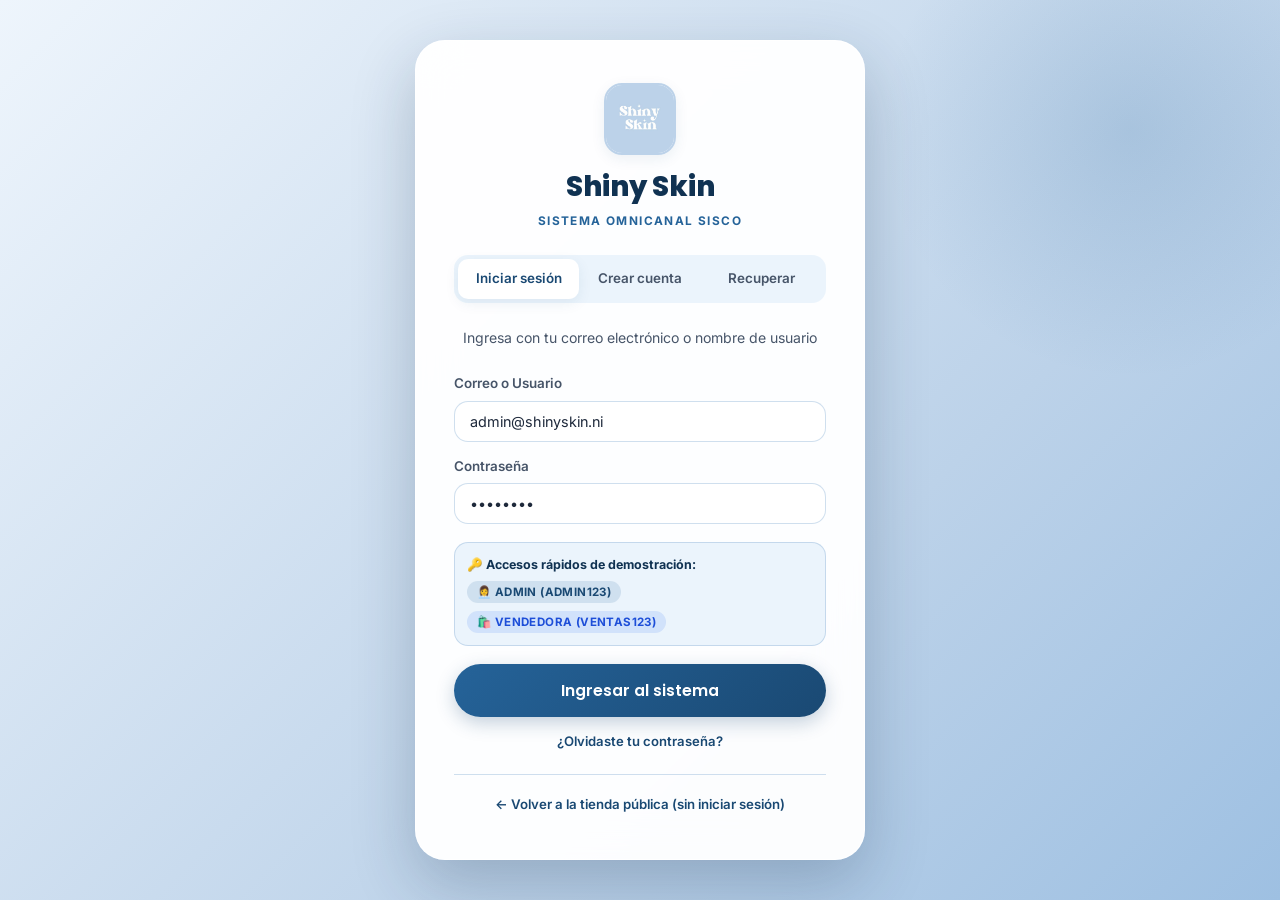
<file: frontend/admin/productos.html>
<!DOCTYPE html>
<html lang="es">
<head>
  <meta charset="UTF-8"/><meta name="viewport" content="width=device-width, initial-scale=1.0"/>
  <title>Productos – SISCO Shiny Skin</title>
  <link rel="stylesheet" href="../css/main.css"/><link rel="stylesheet" href="../css/admin.css"/>
</head>
<body class="admin-body">

<aside class="admin-sidebar" id="sidebar"></aside>

<div class="admin-main">
  <header class="admin-topbar">
    <div class="topbar-title">🧴 Gestión de Catálogo y Precios</div>
    <div class="topbar-actions" style="display:flex;gap:8px;">
      <button type="button" class="btn-admin-secondary" onclick="exportProductsCSV()">📊 Exportar Excel</button>
      <button class="btn-admin-primary" onclick="openModal()">➕ Nuevo Producto</button>
    </div>
  </header>

  <div class="admin-content">

    <div class="actions-bar">
      <div class="actions-bar-left">
        <div class="search-wrapper">
          <span class="search-icon">🔍</span>
          <input class="search-input-admin" type="text" id="searchProd" placeholder="Buscar nombre, SKU o marca..." oninput="renderTable()" />
        </div>
        <select class="admin-form-control" style="width:auto;padding:9px 14px;" id="filterCat" onchange="renderTable()">
          <option value="">Todas las categorías</option>
        </select>
        <label style="display:flex;align-items:center;gap:6px;font-size:0.8rem;color:rgba(255,255,255,0.7);cursor:pointer;">
          <input type="checkbox" id="chkInactivos" onchange="loadProducts()" /> Mostrar inactivos
        </label>
      </div>
      <div class="actions-bar-right">
        <span style="font-size:0.82rem;color:rgba(188,210,233,0.65);" id="totalLabel">0 productos</span>
      </div>
    </div>

    <div class="admin-card">
      <div class="admin-table-wrapper">
        <table class="admin-table">
          <thead>
            <tr>
              <th>Producto</th>
              <th>Categoría / Marca</th>
              <th>Costo</th>
              <th>Precio Final</th>
              <th>Stock (Físico / Online)</th>
              <th>Vencimiento</th>
              <th>Estado</th>
              <th>Acciones</th>
            </tr>
          </thead>
          <tbody id="prodTableBody">
            <tr><td colspan="8" style="text-align:center;padding:36px;">Cargando catálogo...</td></tr>
          </tbody>
        </table>
      </div>
    </div>

  </div>
</div>

<!-- Modal Crear / Editar Producto -->
<div class="modal-overlay" id="prodModal" onclick="if(event.target===this)closeModal()">
  <div class="admin-modal" style="max-width:720px;">
    <div class="modal-header">
      <div class="modal-title" id="modalTitle">Nuevo Producto</div>
      <button class="modal-close" onclick="closeModal()">✕</button>
    </div>
    <form id="prodForm" onsubmit="saveProduct(event)">
      <input type="hidden" id="prodId" />
      <div class="admin-form-grid">
        <div class="admin-form-group admin-form-full">
          <label class="admin-form-label">Nombre comercial del producto *</label>
          <input class="admin-form-control" id="fNombre" required placeholder="Ej. ANUA Heartleaf 77% Soothing Toner" />
        </div>

        <div class="admin-form-group">
          <label class="admin-form-label">SKU (dejar vacío para autogenerar)</label>
          <input class="admin-form-control" id="fSku" placeholder="Ej. SKN-TON-005" />
        </div>
        <div class="admin-form-group">
          <label class="admin-form-label">Marca *</label>
          <input class="admin-form-control" id="fMarca" list="brandSuggestions" required placeholder="Ej. ANUA, COSRX, rom&nd..." />
          <datalist id="brandSuggestions"></datalist>
        </div>

        <div class="admin-form-group">
          <label class="admin-form-label">Categoría *</label>
          <input class="admin-form-control" id="fCategoria" list="catSuggestions" required placeholder="Ej. Sueros & Esencias, Labios..." />
          <datalist id="catSuggestions"></datalist>
        </div>
        <div class="admin-form-group">
          <label class="admin-form-label">Línea principal</label>
          <select class="admin-form-control" id="fLinea">
            <option value="Skincare">Skincare (Cuidado facial)</option>
            <option value="Makeup">Makeup (Maquillaje)</option>
          </select>
        </div>

        <div class="admin-form-group">
          <label class="admin-form-label">Tamaño / Contenido</label>
          <input class="admin-form-control" id="fTamano" placeholder="Ej. 50 ml, 15 g" />
        </div>
        <div class="admin-form-group">
          <label class="admin-form-label">Tono / Variante (opcional)</label>
          <input class="admin-form-control" id="fTono" placeholder="Ej. 21 Natural Beige, Figfig" />
        </div>

        <!-- Calculadora de Precio Sugerido (FRQ-0012 / HU-12) -->
        <div class="admin-form-full" style="background:rgba(188,210,233,0.06);border:1px solid var(--admin-border);border-radius:var(--radius-md);padding:14px;">
          <div style="font-size:0.76rem;font-weight:700;color:var(--color-brand-pastel);margin-bottom:10px;text-transform:uppercase;letter-spacing:0.6px;">
            🧮 Calculadora de Costo, Margen y Precio de Venta (C$)
          </div>
          <div class="price-calc-grid">
            <div class="admin-form-group">
              <label class="admin-form-label">Costo (C$) *</label>
              <input class="admin-form-control" type="number" step="0.01" min="0" id="fCosto" required oninput="calcSuggestedFromMargin()" />
            </div>
            <div class="admin-form-group">
              <label class="admin-form-label">% Ganancia</label>
              <input class="admin-form-control" type="number" step="0.1" min="0" id="fMargen" value="75" oninput="calcSuggestedFromMargin()" />
            </div>
            <div class="admin-form-group">
              <label class="admin-form-label">Precio Venta *</label>
              <input class="admin-form-control" type="number" step="0.01" min="0.01" id="fVenta" required oninput="calcMarginFromSale()" />
            </div>
            <div class="admin-form-group">
              <label class="admin-form-label">Descuento (%)</label>
              <input class="admin-form-control" type="number" step="1" min="0" max="95" id="fDescuento" value="0" oninput="updateFinalPriceHint()" />
            </div>
          </div>
          <div style="font-size:0.78rem;color:#34d399;margin-top:8px;" id="pricePreviewHint">Precio final al público: C$ 0.00</div>
        </div>

        <!-- Stock Dual Tienda Física + Online (FRQ-0009) -->
        <div class="admin-form-group">
          <label class="admin-form-label">🏬 Stock Tienda Física</label>
          <input class="admin-form-control" type="number" min="0" id="fStockFisico" value="5" oninput="updateTotalStockHint()" />
        </div>
        <div class="admin-form-group">
          <label class="admin-form-label">🌐 Stock Online</label>
          <input class="admin-form-control" type="number" min="0" id="fStockOnline" value="5" oninput="updateTotalStockHint()" />
        </div>

        <div class="admin-form-group">
          <label class="admin-form-label">Stock Mínimo (Alerta)</label>
          <input class="admin-form-control" type="number" min="0" id="fStockMin" value="5" />
        </div>
        <div class="admin-form-group">
          <label class="admin-form-label">Fecha de Vencimiento</label>
          <input class="admin-form-control" type="date" id="fVencimiento" />
        </div>

        <div class="admin-form-group admin-form-full">
          <label class="admin-form-label">Descripción del producto</label>
          <textarea class="admin-form-control" id="fDesc" rows="2" placeholder="Descripción breve de uso y textura..."></textarea>
        </div>

        <div class="admin-form-group">
          <label class="admin-form-label">Beneficios (separados por ·)</label>
          <input class="admin-form-control" id="fBeneficios" placeholder="Hidrata · Calma rojeces · Sin fragancia" />
        </div>
        <div class="admin-form-group">
          <label class="admin-form-label">Ingredientes principales</label>
          <input class="admin-form-control" id="fIngredientes" placeholder="Centella Asiatica, Niacinamida 5%..." />
        </div>

        <div class="admin-form-group">
          <label class="admin-form-label">URL de Imagen (o subir archivo)</label>
          <input class="admin-form-control" id="fImagenUrl" placeholder="https://..." oninput="previewUrlImg()" />
        </div>
        <div class="admin-form-group">
          <label class="admin-form-label">Subir fotografía local</label>
          <input class="admin-form-control" type="file" id="fImagenFile" accept="image/*" onchange="previewFileImg()" style="padding:7px;" />
        </div>

        <div class="admin-form-full" style="display:flex;align-items:center;justify-content:space-between;flex-wrap:wrap;gap:14px;">
          <div style="display:flex;gap:18px;flex-wrap:wrap;font-size:0.84rem;">
            <label style="display:flex;align-items:center;gap:6px;cursor:pointer;"><input type="checkbox" id="fNuevo" /> 🆕 Marcar "Lo Nuevo"</label>
            <label style="display:flex;align-items:center;gap:6px;cursor:pointer;"><input type="checkbox" id="fDestacado" /> ⭐ Destacado en Inicio</label>
            <label style="display:flex;align-items:center;gap:6px;cursor:pointer;"><input type="checkbox" id="fActivo" checked /> ✅ Visible en Tienda</label>
          </div>
          <img id="imgPreview" src="" alt="Vista previa" style="width:56px;height:56px;border-radius:10px;object-fit:cover;display:none;border:1px solid var(--admin-border);" />
        </div>
      </div>

      <div style="display:flex;justify-content:flex-end;gap:10px;margin-top:22px;">
        <button type="button" class="btn-admin-secondary" onclick="closeModal()">Cancelar</button>
        <button type="submit" class="btn-admin-primary" id="btnSaveProd">💾 Guardar Producto</button>
      </div>
    </form>
  </div>
</div>

<script src="../js/config.js"></script>
<script src="../js/api.js"></script>
<script src="../js/admin-common.js"></script>
<script>
renderAdminSidebar('productos');

let allProducts = [];
let categoriesList = [];
let brandsList = [];

async function init() {
  try { categoriesList = await api.productos.categorias(); } catch { categoriesList = []; }
  try { brandsList = await api.productos.marcas(); } catch { brandsList = []; }

  const catSel = document.getElementById('filterCat');
  const subcats = categoriesList.filter(c => c.parent_id !== null);
  const listForFilter = subcats.length ? subcats : categoriesList;
  catSel.innerHTML = `<option value="">Todas las categorías</option>
    <option value="skincare">✨ Línea Skincare</option>
    <option value="makeup">💄 Línea Makeup</option>` +
    listForFilter.map(c => `<option value="${c.nombre}">${c.nombre}</option>`).join('');

  document.getElementById('catSuggestions').innerHTML = listForFilter.map(c => `<option value="${c.nombre}">`).join('');
  document.getElementById('brandSuggestions').innerHTML = brandsList.map(b => `<option value="${b.nombre}">`).join('');

  await loadProducts();
  if (window.location.hash === '#nuevo') openModal();
}

async function loadProducts() {
  const incluir = document.getElementById('chkInactivos').checked;
  allProducts = await fetchProductos(incluir ? { incluir_inactivos: 'true' } : {});
  renderTable();
}

function renderTable() {
  const q = normalizeText(document.getElementById('searchProd').value);
  const cat = document.getElementById('filterCat').value;

  const filtered = allProducts.filter(p => {
    if (q && !normalizeText(`${p.nombre} ${p.sku || ''} ${p.marca || ''}`).includes(q)) return false;
    if (cat && !matchesCategoryFilter(p, cat)) return false;
    return true;
  });

  document.getElementById('totalLabel').textContent = `${filtered.length} producto${filtered.length !== 1 ? 's' : ''}`;
  const tbody = document.getElementById('prodTableBody');

  if (!filtered.length) {
    tbody.innerHTML = '<tr><td colspan="8" style="text-align:center;padding:36px;color:rgba(255,255,255,0.4);">No se encontraron productos</td></tr>';
    return;
  }

  tbody.innerHTML = filtered.map(p => {
    const crit = p.stock <= (p.stock_minimo ?? 5);
    const venc = p.por_vencer ? `<span class="badge badge-warning" title="Próximo a vencer">⚠️ ${p.fecha_vencimiento}</span>` : (p.fecha_vencimiento || '—');
    return `
      <tr style="${!p.activo ? 'opacity:0.55;' : ''}">
        <td>
          <div style="display:flex;align-items:center;gap:12px;">
            <img src="${resolveImageUrl(p.imagen_url)}" onerror="handleImgError(this)" style="width:42px;height:42px;border-radius:10px;object-fit:cover;background:#1e293b;" alt=""/>
            <div>
              <div class="table-product-name">${p.nombre}</div>
              <div class="table-product-sku">${p.sku || 'Sin SKU'} ${p.tamano ? `· ${p.tamano}` : ''} ${p.tono ? `· ${p.tono}` : ''}</div>
            </div>
          </div>
        </td>
        <td>
          <div style="font-weight:600;">${p.categoria || '—'}</div>
          <div style="font-size:0.75rem;color:var(--color-brand-pastel);">${p.marca || '—'}</div>
        </td>
        <td>${formatCurrency(p.precio_costo)}</td>
        <td>
          <div style="font-weight:700;color:#34d399;">${formatCurrency(p.precio_final)}</div>
          ${p.descuento > 0 ? `<div style="font-size:0.72rem;color:#fbbf24;">-${p.descuento}% (Base: ${formatCurrency(p.precio_venta)})</div>` : ''}
        </td>
        <td>
          <div style="font-weight:700;color:${crit ? '#f87171' : '#ffffff'};">${p.stock} uds. ${crit ? '⚠️' : ''}</div>
          <div style="font-size:0.74rem;color:rgba(188,210,233,0.65);">🏬 ${p.stock_fisico ?? p.stock} · 🌐 ${p.stock_online ?? 0}</div>
        </td>
        <td style="font-size:0.8rem;">${venc}</td>
        <td>
          <span class="status-badge ${p.activo ? 'status-entregado' : 'status-cancelado'}">${p.activo ? 'Activo' : 'Inactivo'}</span>
        </td>
        <td>
          <div style="display:flex;gap:6px;">
            <button class="btn-table btn-table-edit" onclick="editProduct(${p.id})">✏️ Editar</button>
            ${window.IS_ADMIN && p.activo ? `<button class="btn-table btn-table-delete" onclick="deactivateProduct(${p.id})">🗑</button>` : ''}
          </div>
        </td>
      </tr>`;
  }).join('');
}

function calcSuggestedFromMargin() {
  const costo = parseFloat(document.getElementById('fCosto').value) || 0;
  const margen = parseFloat(document.getElementById('fMargen').value) || 0;
  if (costo > 0) {
    document.getElementById('fVenta').value = (costo * (1 + margen / 100)).toFixed(2);
  }
  updateFinalPriceHint();
}

function calcMarginFromSale() {
  const costo = parseFloat(document.getElementById('fCosto').value) || 0;
  const venta = parseFloat(document.getElementById('fVenta').value) || 0;
  if (costo > 0 && venta > 0) {
    document.getElementById('fMargen').value = (((venta - costo) / costo) * 100).toFixed(1);
  }
  updateFinalPriceHint();
}

function updateFinalPriceHint() {
  const costo = parseFloat(document.getElementById('fCosto').value) || 0;
  const venta = parseFloat(document.getElementById('fVenta').value) || 0;
  const desc = parseFloat(document.getElementById('fDescuento').value) || 0;
  const finalP = venta * (1 - desc / 100);
  const utilidad = finalP - costo;
  document.getElementById('pricePreviewHint').textContent =
    `Precio final al cliente: ${formatCurrency(finalP)} · Utilidad unitaria estimada: ${formatCurrency(utilidad)}`;
}

function updateTotalStockHint() {
  const fis = parseInt(document.getElementById('fStockFisico').value) || 0;
  const onl = parseInt(document.getElementById('fStockOnline').value) || 0;
  document.getElementById('modalTitle').dataset.totalStock = fis + onl;
}

function previewUrlImg() {
  const url = document.getElementById('fImagenUrl').value.trim();
  const img = document.getElementById('imgPreview');
  if (url) { img.src = resolveImageUrl(url); img.style.display = 'block'; }
}

function previewFileImg() {
  const file = document.getElementById('fImagenFile').files[0];
  const img = document.getElementById('imgPreview');
  if (file) {
    img.src = URL.createObjectURL(file);
    img.style.display = 'block';
  }
}

function openModal(prod = null) {
  document.getElementById('prodForm').reset();
  document.getElementById('fImagenFile').value = '';
  const img = document.getElementById('imgPreview');

  if (prod) {
    document.getElementById('modalTitle').textContent = '✏️ Editar Producto';
    document.getElementById('prodId').value = prod.id;
    document.getElementById('fNombre').value = prod.nombre || '';
    document.getElementById('fSku').value = prod.sku || '';
    document.getElementById('fMarca').value = prod.marca || '';
    document.getElementById('fCategoria').value = prod.categoria || '';
    document.getElementById('fLinea').value = prod.linea === 'Makeup' ? 'Makeup' : 'Skincare';
    document.getElementById('fTamano').value = prod.tamano || '';
    document.getElementById('fTono').value = prod.tono || '';
    document.getElementById('fCosto').value = prod.precio_costo ?? 0;
    document.getElementById('fVenta').value = prod.precio_venta ?? 0;
    document.getElementById('fDescuento').value = prod.descuento ?? 0;
    document.getElementById('fStockFisico').value = prod.stock_fisico ?? prod.stock ?? 0;
    document.getElementById('fStockOnline').value = prod.stock_online ?? 0;
    document.getElementById('fStockMin').value = prod.stock_minimo ?? 5;
    document.getElementById('fVencimiento').value = prod.fecha_vencimiento || '';
    document.getElementById('fDesc').value = prod.descripcion || '';
    document.getElementById('fBeneficios').value = prod.beneficios || '';
    document.getElementById('fIngredientes').value = prod.ingredientes || '';
    document.getElementById('fImagenUrl').value = prod.imagen_url || '';
    document.getElementById('fNuevo').checked = !!prod.es_nuevo;
    document.getElementById('fDestacado').checked = !!prod.es_destacado;
    document.getElementById('fActivo').checked = prod.activo !== false;
    calcMarginFromSale();
    if (prod.imagen_url) { img.src = resolveImageUrl(prod.imagen_url); img.style.display = 'block'; }
    else img.style.display = 'none';
  } else {
    document.getElementById('modalTitle').textContent = '➕ Registrar Nuevo Producto';
    document.getElementById('prodId').value = '';
    document.getElementById('fMargen').value = 75;
    document.getElementById('fStockFisico').value = 5;
    document.getElementById('fStockOnline').value = 5;
    document.getElementById('fStockMin').value = 5;
    document.getElementById('fActivo').checked = true;
    img.style.display = 'none';
    updateFinalPriceHint();
  }
  document.getElementById('prodModal').classList.add('active');
}

function closeModal() {
  document.getElementById('prodModal').classList.remove('active');
}

function editProduct(id) {
  const p = allProducts.find(x => x.id == id);
  if (p) openModal(p);
}

async function saveProduct(e) {
  e.preventDefault();
  const id = document.getElementById('prodId').value;
  const file = document.getElementById('fImagenFile').files[0];

  const payload = {
    nombre: document.getElementById('fNombre').value.trim(),
    sku: document.getElementById('fSku').value.trim(),
    marca_nombre: document.getElementById('fMarca').value.trim(),
    categoria_nombre: document.getElementById('fCategoria').value.trim(),
    linea: document.getElementById('fLinea').value,
    tamano: document.getElementById('fTamano').value.trim(),
    tono: document.getElementById('fTono').value.trim(),
    precio_costo: parseFloat(document.getElementById('fCosto').value) || 0,
    porcentaje_ganancia: parseFloat(document.getElementById('fMargen').value) || 0,
    precio_venta: parseFloat(document.getElementById('fVenta').value) || 0,
    descuento: parseFloat(document.getElementById('fDescuento').value) || 0,
    stock_fisico: parseInt(document.getElementById('fStockFisico').value) || 0,
    stock_online: parseInt(document.getElementById('fStockOnline').value) || 0,
    stock_minimo: parseInt(document.getElementById('fStockMin').value) || 5,
    fecha_vencimiento: document.getElementById('fVencimiento').value || '',
    descripcion: document.getElementById('fDesc').value.trim(),
    beneficios: document.getElementById('fBeneficios').value.trim(),
    ingredientes: document.getElementById('fIngredientes').value.trim(),
    imagen_url: document.getElementById('fImagenUrl').value.trim(),
    es_nuevo: document.getElementById('fNuevo').checked,
    es_destacado: document.getElementById('fDestacado').checked,
    activo: document.getElementById('fActivo').checked,
  };

  let bodyToSend = payload;
  if (file) {
    const fd = new FormData();
    Object.entries(payload).forEach(([k, v]) => fd.append(k, String(v)));
    fd.append('imagen', file);
    bodyToSend = fd;
  }

  const btn = document.getElementById('btnSaveProd');
  btn.disabled = true;
  try {
    let savedRes;
    if (id) {
      savedRes = await api.productos.update(id, bodyToSend);
      showToast('Producto actualizado correctamente', 'success');
    } else {
      savedRes = await api.productos.create(bodyToSend);
      showToast('Producto agregado al catálogo', 'success');
    }
    const savedProd = savedRes && (savedRes.producto || (savedRes.id ? savedRes : null));
    document.getElementById('searchProd').value = '';
    document.getElementById('filterCat').value = '';
    closeModal();
    await loadProducts();
    if (savedProd && !allProducts.some(x => Number(x.id) === Number(savedProd.id))) {
      allProducts.unshift(savedProd);
      renderTable();
    }
  } catch (err) {
    showToast(err.message || 'Error al guardar el producto', 'error');
  } finally {
    btn.disabled = false;
  }
}

async function deactivateProduct(id) {
  const p = allProducts.find(x => x.id == id);
  if (!p || !confirm(`¿Desactivar "${p.nombre}" del catálogo público?`)) return;
  try {
    await api.productos.delete(id);
    showToast('Producto desactivado', 'info');
    await loadProducts();
  } catch (err) {
    showToast(err.message || 'No se pudo desactivar', 'error');
  }
}

function exportProductsCSV() {
  const headers = ['SKU', 'Nombre Producto', 'Marca', 'Línea', 'Categoría', 'Tamaño', 'Tono', 'Costo (C$)', 'Precio Venta (C$)', 'Descuento (%)', 'Precio Final (C$)', 'Stock Físico', 'Stock Online', 'Stock Total', 'Vencimiento', 'Estado'];
  const rows = allProducts.map(p => [
    p.sku || '', p.nombre, p.marca || '', p.linea || 'Skincare', p.categoria || '',
    p.tamano || '', p.tono || '', p.precio_costo, p.precio_venta, p.descuento || 0,
    p.precio_final, p.stock_fisico ?? p.stock, p.stock_online ?? 0, p.stock,
    p.fecha_vencimiento || '', p.activo ? 'Activo' : 'Inactivo'
  ]);
  downloadCSVFile(`SISCO_Catalogo_Productos_${new Date().toISOString().slice(0, 10)}.csv`, headers, rows);
}

init();
</script>
</body>
</html>
</file>
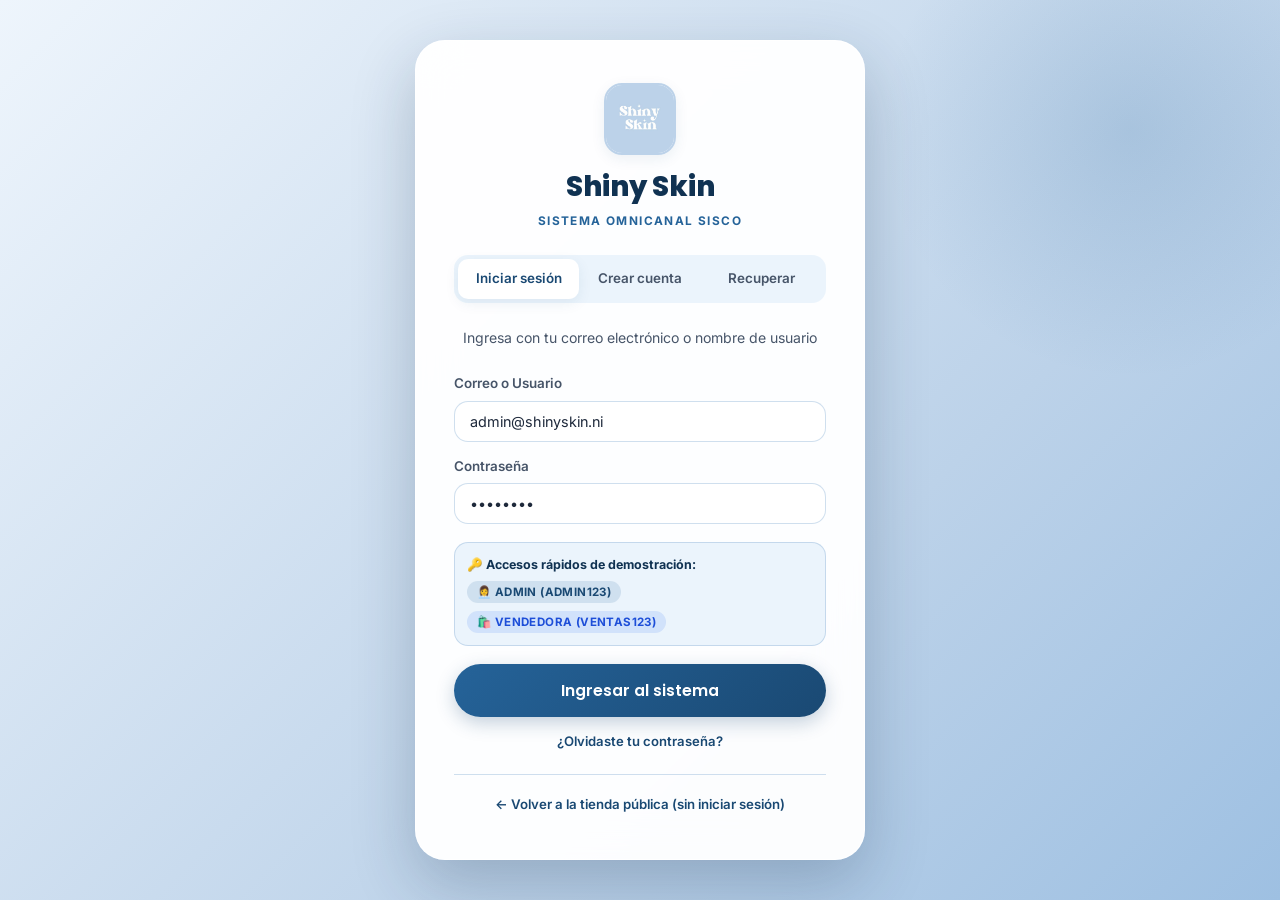
<file: frontend/admin/usuarios.html>
<!DOCTYPE html>
<html lang="es">
<head>
  <meta charset="UTF-8"/><meta name="viewport" content="width=device-width, initial-scale=1.0"/>
  <title>Usuarios y Roles – SISCO Shiny Skin</title>
  <link rel="stylesheet" href="../css/main.css"/><link rel="stylesheet" href="../css/admin.css"/>
</head>
<body class="admin-body">

<aside class="admin-sidebar" id="sidebar"></aside>

<div class="admin-main">
  <header class="admin-topbar">
    <div class="topbar-title">🔐 Administración de Usuarios y Permisos (HU-14)</div>
    <div class="topbar-actions">
      <button class="btn-admin-primary" onclick="openUserModal()">➕ Crear Usuario</button>
    </div>
  </header>

  <div class="admin-content">

    <div class="admin-card">
      <div class="admin-card-header">
        <div class="admin-card-title">Cuentas registradas en SISCO</div>
        <span style="font-size:0.8rem;color:rgba(188,210,233,0.65);">Control de acceso basado en roles (RBAC)</span>
      </div>
      <div class="admin-table-wrapper">
        <table class="admin-table">
          <thead>
            <tr>
              <th>Nombre</th>
              <th>Usuario</th>
              <th>Correo Electrónico</th>
              <th>Rol Asignado</th>
              <th>Teléfono</th>
              <th>Último Acceso</th>
              <th>Estado</th>
              <th>Acciones</th>
            </tr>
          </thead>
          <tbody id="usersBody">
            <tr><td colspan="8" style="text-align:center;padding:36px;">Cargando usuarios...</td></tr>
          </tbody>
        </table>
      </div>
    </div>

  </div>
</div>

<!-- Modal Crear / Editar Usuario -->
<div class="modal-overlay" id="userModal" onclick="if(event.target===this)this.classList.remove('active')">
  <div class="admin-modal" style="max-width:520px;">
    <div class="modal-header">
      <div class="modal-title" id="usrModalTitle">Nuevo Usuario</div>
      <button class="modal-close" onclick="document.getElementById('userModal').classList.remove('active')">✕</button>
    </div>
    <form onsubmit="saveUser(event)">
      <input type="hidden" id="usrId" />
      <div class="admin-form-grid">
        <div class="admin-form-group admin-form-full">
          <label class="admin-form-label">Nombre completo *</label>
          <input class="admin-form-control" id="uNombre" required maxlength="100" placeholder="Ej. Valeska Martínez" oninput="sanitizeFullNameInput(this)" />
        </div>
        <div class="admin-form-group">
          <label class="admin-form-label">Correo electrónico *</label>
          <input class="admin-form-control" type="email" id="uEmail" required placeholder="ventas@shinyskin.ni" />
        </div>
        <div class="admin-form-group">
          <label class="admin-form-label">Nombre de usuario</label>
          <input class="admin-form-control" id="uUsername" placeholder="Ej. ventas2" />
        </div>
        <div class="admin-form-group">
          <label class="admin-form-label">Rol del Sistema *</label>
          <select class="admin-form-control" id="uRol">
            <option value="vendedor">🛍️ Vendedora (Solo Ventas: Pedidos, POS y Clientes)</option>
            <option value="admin">👩‍💼 Administradora (Acceso total)</option>
            <option value="cliente">👤 Cliente Web</option>
          </select>
        </div>
        <div class="admin-form-group">
          <label class="admin-form-label">Teléfono (Nicaragua +505)</label>
          <input class="admin-form-control" id="uTel" type="tel" inputmode="tel" maxlength="16" placeholder="Ej. 8888-0000" oninput="sanitizeNiPhoneInput(this)" />
        </div>
        <div class="admin-form-group admin-form-full">
          <label class="admin-form-label" id="uPassLbl">Contraseña (mín. 6 caracteres) *</label>
          <input class="admin-form-control" type="password" id="uPass" minlength="6" placeholder="••••••••" />
        </div>
      </div>
      <div style="display:flex;justify-content:flex-end;gap:10px;margin-top:20px;">
        <button type="button" class="btn-admin-secondary" onclick="document.getElementById('userModal').classList.remove('active')">Cancelar</button>
        <button type="submit" class="btn-admin-primary">💾 Guardar Cuenta</button>
      </div>
    </form>
  </div>
</div>

<script src="../js/config.js"></script>
<script src="../js/api.js"></script>
<script src="../js/admin-common.js"></script>
<script>
if (!window.IS_ADMIN) {
  window.location.replace('pedidos.html');
}
renderAdminSidebar('usuarios');

let allUsers = [];

async function loadUsers() {
  try {
    allUsers = await api.auth.usuarios();
  } catch (err) {
    showToast(err.message || 'No se pudieron cargar los usuarios', 'error');
    allUsers = [];
  }
  const tbody = document.getElementById('usersBody');
  if (!allUsers.length) {
    tbody.innerHTML = '<tr><td colspan="8" style="text-align:center;padding:32px;">Sin usuarios disponibles</td></tr>';
    return;
  }

  tbody.innerHTML = allUsers.map(u => `
    <tr style="${!u.activo ? 'opacity:0.55;' : ''}">
      <td><div class="table-product-name">${u.nombre}</div></td>
      <td><code>${u.username || '—'}</code></td>
      <td>${u.email}</td>
      <td><span class="badge ${u.rol === 'admin' ? 'badge-primary' : (u.rol === 'vendedor' ? 'badge-info' : 'badge-muted')}">${u.rol}</span></td>
      <td>${u.telefono || '—'}</td>
      <td style="font-size:0.78rem;">${u.ultimo_acceso ? formatDateTime(u.ultimo_acceso) : 'Nunca'}</td>
      <td><span class="status-badge ${u.activo ? 'status-entregado' : 'status-cancelado'}">${u.activo ? 'Activo' : 'Inactivo'}</span></td>
      <td>
        <div style="display:flex;gap:6px;">
          <button class="btn-table btn-table-edit" onclick="editUser(${u.id})">✏️ Editar</button>
          ${u.id !== window.SISCO_USER?.id ? `<button class="btn-table btn-table-delete" onclick="toggleUserActive(${u.id})">${u.activo ? '🔒 Desactivar' : '🔓 Activar'}</button>` : ''}
        </div>
      </td>
    </tr>`).join('');
}

function openUserModal(u = null) {
  document.getElementById('usrId').value = u ? u.id : '';
  document.getElementById('usrModalTitle').textContent = u ? '✏️ Editar Usuario' : '➕ Crear Nuevo Usuario';
  document.getElementById('uNombre').value = u ? u.nombre : '';
  document.getElementById('uEmail').value = u ? u.email : '';
  document.getElementById('uUsername').value = u ? (u.username || '') : '';
  document.getElementById('uRol').value = u ? u.rol : 'vendedor';
  document.getElementById('uTel').value = u ? (u.telefono || '') : '';
  document.getElementById('uPass').value = '';
  document.getElementById('uPass').required = !u;
  document.getElementById('uPassLbl').textContent = u ? 'Nueva contraseña (dejar vacío para conservar actual)' : 'Contraseña (mín. 6 caracteres) *';
  document.getElementById('userModal').classList.add('active');
}

function editUser(id) {
  const u = allUsers.find(x => x.id == id);
  if (u) openUserModal(u);
}

async function saveUser(e) {
  e.preventDefault();
  const nameCheck = validateFullName(document.getElementById('uNombre').value, true, 'El nombre completo');
  if (!nameCheck.valid) { showToast(nameCheck.error, 'error'); return; }
  const phoneCheck = validateNicaraguaPhone(document.getElementById('uTel').value, false, 'El teléfono');
  if (!phoneCheck.valid) { showToast(phoneCheck.error, 'error'); return; }

  const id = document.getElementById('usrId').value;
  const payload = {
    nombre: nameCheck.value,
    email: document.getElementById('uEmail').value.trim(),
    username: document.getElementById('uUsername').value.trim(),
    rol: document.getElementById('uRol').value,
    telefono: phoneCheck.value,
  };
  const pass = document.getElementById('uPass').value;
  if (pass) payload.password = pass;

  try {
    if (id) await api.auth.updateUsuario(id, payload);
    else await api.auth.createUsuario(payload);
    showToast('Cuenta guardada exitosamente', 'success');
    document.getElementById('userModal').classList.remove('active');
    await loadUsers();
  } catch (err) {
    showToast(err.message || 'Error al guardar usuario', 'error');
  }
}

async function toggleUserActive(id) {
  try {
    const res = await api.auth.deleteUsuario(id);
    showToast(res.message || 'Estado actualizado', 'info');
    await loadUsers();
  } catch (err) {
    showToast(err.message || 'No se pudo cambiar el estado', 'error');
  }
}

loadUsers();
</script>
</body>
</html>
</file>
<file: frontend/css/main.css>
/* =============================================
   SISCO – Shiny Skin | main.css
   Sistema de diseño global K-Beauty & Skincare
   ============================================= */

@import url('https://fonts.googleapis.com/css2?family=Poppins:wght@300;400;500;600;700;800&family=Inter:wght@300;400;500;600;700&display=swap');

/* ---- Variables ---- */
:root {
  /* Paleta oficial Shiny Skin (Base #bcd2e9 + Azul Cobalto accesible WCAG AA) */
  --color-brand-pastel:   #bcd2e9;
  --color-primary:        #256399;
  --color-primary-light:  #6fa8d8;
  --color-primary-dark:   #1a4973;
  --color-primary-darker: #103252;
  --color-primary-glow:   rgba(37, 99, 153, 0.13);

  /* Fondos y superficies Glassmorphism */
  --color-bg:             #bcd2e9;
  --color-bg-soft:        #eef5fc;
  --color-bg-dark:        #0c1b2a;
  --color-surface:        rgba(255, 255, 255, 0.90);
  --color-surface-solid:  #ffffff;
  --color-surface-2:      rgba(232, 242, 252, 0.85);
  --color-surface-3:      rgba(148, 184, 218, 0.45);

  /* Tipografía de alto contraste */
  --color-text:           #1e293b;
  --color-text-muted:     #475569;
  --color-text-light:     #64748b;

  /* Acento secundario */
  --color-gold:           #3b82b6;
  --color-gold-light:     #dbeafe;

  /* Estados semánticos */
  --color-success:        #1f9d6b;
  --color-warning:        #d97706;
  --color-danger:         #dc2626;
  --color-info:           #2563eb;

  /* Panel Administrativo (Dark Navy K-Beauty) */
  --admin-bg:             #091420;
  --admin-sidebar:        #0d1d2e;
  --admin-card:           #12263a;
  --admin-border:         rgba(188, 210, 233, 0.16);

  /* Sombras suaves */
  --shadow-sm:  0 4px 14px rgba(26, 73, 115, 0.08);
  --shadow-md:  0 10px 26px rgba(26, 73, 115, 0.13);
  --shadow-lg:  0 18px 42px rgba(26, 73, 115, 0.18);
  --shadow-xl:  0 24px 64px rgba(15, 42, 70, 0.24);

  /* Bordes */
  --radius-sm:   8px;
  --radius-md:   14px;
  --radius-lg:   22px;
  --radius-xl:   30px;
  --radius-full: 9999px;

  /* Transiciones */
  --transition:      0.22s ease;
  --transition-slow: 0.38s ease;
}

/* ---- Reset ---- */
*, *::before, *::after { box-sizing: border-box; margin: 0; padding: 0; }
html { scroll-behavior: smooth; font-size: 16px; overflow-x: hidden; }
body {
  font-family: 'Inter', sans-serif;
  background: linear-gradient(145deg, #eef5fc 0%, #d8e8f7 52%, var(--color-brand-pastel) 100%);
  color: var(--color-text);
  line-height: 1.6;
  min-height: 100vh;
  overflow-x: hidden;
  -webkit-tap-highlight-color: transparent;
}
img { max-width: 100%; display: block; }
a { text-decoration: none; color: inherit; }
button { cursor: pointer; border: none; background: none; font-family: inherit; }
input, select, textarea { font-family: inherit; }
ul, ol { list-style: none; }

/* ---- Tipografía ---- */
h1, h2, h3, h4, h5, h6 { font-family: 'Poppins', sans-serif; font-weight: 700; line-height: 1.22; color: var(--color-text); }
.text-gradient {
  background: linear-gradient(135deg, var(--color-primary-dark), var(--color-primary), #4992ce);
  -webkit-background-clip: text;
  -webkit-text-fill-color: transparent;
  background-clip: text;
}

/* ---- Layout ---- */
.container { max-width: 1240px; margin: 0 auto; padding: 0 20px; width: 100%; }
.grid-2 { display: grid; grid-template-columns: repeat(2, minmax(0, 1fr)); gap: 24px; }
.grid-3 { display: grid; grid-template-columns: repeat(3, minmax(0, 1fr)); gap: 24px; }
.grid-4 { display: grid; grid-template-columns: repeat(4, minmax(0, 1fr)); gap: 20px; }
.grid-2 > *, .grid-3 > *, .grid-4 > * { min-width: 0; }
.flex { display: flex; }
.flex-center { display: flex; align-items: center; justify-content: center; }
.flex-between { display: flex; align-items: center; justify-content: space-between; }
.gap-8 { gap: 8px; }
.gap-12 { gap: 12px; }
.gap-16 { gap: 16px; }
.gap-24 { gap: 24px; }

/* ---- Botones ---- */
.btn {
  display: inline-flex;
  align-items: center;
  justify-content: center;
  gap: 8px;
  padding: 12px 26px;
  border-radius: var(--radius-full);
  font-family: 'Poppins', sans-serif;
  font-size: 0.9rem;
  font-weight: 600;
  transition: var(--transition);
  white-space: nowrap;
  max-width: 100%;
  position: relative;
  overflow: hidden;
}
.btn:active { transform: scale(0.98); }
.btn:disabled { opacity: 0.55; cursor: not-allowed; transform: none !important; }

.btn-primary {
  background: linear-gradient(135deg, var(--color-primary), var(--color-primary-dark));
  color: #ffffff;
  box-shadow: 0 6px 18px rgba(26, 73, 115, 0.25);
}
.btn-primary:hover {
  transform: translateY(-2px);
  box-shadow: 0 10px 24px rgba(26, 73, 115, 0.34);
  background: linear-gradient(135deg, #2d70ad, var(--color-primary-darker));
}

.btn-outline {
  border: 2px solid var(--color-primary);
  color: var(--color-primary-dark);
  background: rgba(255, 255, 255, 0.65);
}
.btn-outline:hover { background: var(--color-primary-glow); color: var(--color-primary-darker); }

.btn-ghost { color: var(--color-text-muted); }
.btn-ghost:hover { color: var(--color-primary-dark); background: var(--color-surface-2); }

.btn-sm { padding: 8px 16px; font-size: 0.82rem; }
.btn-lg { padding: 15px 32px; font-size: 0.98rem; }
.btn-icon { padding: 10px; border-radius: var(--radius-md); }
.btn-danger { background: var(--color-danger); color: #fff; }
.btn-success { background: var(--color-success); color: #fff; }

/* ---- Cards (Glassmorphism) ---- */
.card {
  background: var(--color-surface);
  backdrop-filter: blur(20px);
  -webkit-backdrop-filter: blur(20px);
  border: 1px solid rgba(255, 255, 255, 0.85);
  border-radius: var(--radius-lg);
  box-shadow: var(--shadow-sm);
  transition: var(--transition);
  overflow: hidden;
}
.card:hover { box-shadow: var(--shadow-md); }
.card-body { padding: 24px; }
.card-header { padding: 20px 24px; border-bottom: 1px solid var(--color-surface-3); }
.card-footer { padding: 16px 24px; border-top: 1px solid var(--color-surface-3); }

/* ---- Badges ---- */
.badge {
  display: inline-flex;
  align-items: center;
  gap: 4px;
  padding: 4px 10px;
  border-radius: var(--radius-full);
  font-size: 0.72rem;
  font-weight: 700;
  text-transform: uppercase;
  letter-spacing: 0.4px;
}
.badge-primary { background: rgba(37, 99, 153, 0.14); color: var(--color-primary-dark); }
.badge-success { background: rgba(31, 157, 107, 0.14); color: #15734e; }
.badge-warning { background: rgba(217, 119, 6, 0.15); color: #9a5204; }
.badge-danger  { background: rgba(220, 38, 38, 0.13); color: #b91c1c; }
.badge-info    { background: rgba(37, 99, 235, 0.13); color: #1d4ed8; }
.badge-muted   { background: var(--color-surface-2); color: var(--color-text-muted); }
.badge-gold    { background: rgba(59, 130, 182, 0.16); color: var(--color-primary-dark); }

/* ---- Inputs ---- */
.form-group { display: flex; flex-direction: column; gap: 6px; }
.form-label { font-size: 0.84rem; font-weight: 600; color: var(--color-text-muted); }
.form-control {
  padding: 11px 15px;
  border: 1.5px solid var(--color-surface-3);
  border-radius: var(--radius-md);
  font-size: 0.9rem;
  color: var(--color-text);
  background: #ffffff;
  transition: var(--transition);
  outline: none;
  width: 100%;
}
.form-control:focus { border-color: var(--color-primary); box-shadow: 0 0 0 3px var(--color-primary-glow); }
.form-control::placeholder { color: var(--color-text-light); }
select.form-control { cursor: pointer; }

/* ---- Alerts ---- */
.alert {
  padding: 13px 16px;
  border-radius: var(--radius-md);
  font-size: 0.88rem;
  font-weight: 500;
  display: flex;
  align-items: center;
  gap: 10px;
}
.alert-success { background: rgba(31, 157, 107, 0.12); color: #146c49; border-left: 3px solid var(--color-success); }
.alert-warning { background: rgba(217, 119, 6, 0.12); color: #9a5204; border-left: 3px solid var(--color-warning); }
.alert-danger  { background: rgba(220, 38, 38, 0.11); color: #b91c1c; border-left: 3px solid var(--color-danger); }
.alert-info    { background: rgba(37, 99, 153, 0.11); color: var(--color-primary-dark); border-left: 3px solid var(--color-primary); }

/* ---- Top Promo Banner (Ley 842 & Envíos) ---- */
.top-notice-bar {
  background: var(--color-primary-darker);
  color: rgba(255, 255, 255, 0.92);
  font-size: 0.76rem;
  text-align: center;
  padding: 7px 16px;
  letter-spacing: 0.3px;
}
.top-notice-bar strong { color: #bcd2e9; }

/* ---- Navbar ---- */
.navbar {
  position: sticky;
  top: 0;
  z-index: 150;
  background: rgba(255, 255, 255, 0.92);
  backdrop-filter: blur(20px);
  -webkit-backdrop-filter: blur(20px);
  border-bottom: 1px solid rgba(188, 210, 233, 0.65);
  box-shadow: 0 2px 16px rgba(26, 73, 115, 0.06);
  padding: 0 20px;
}
.navbar-inner {
  max-width: 1240px;
  margin: 0 auto;
  display: flex;
  align-items: center;
  justify-content: space-between;
  height: 76px;
  gap: 18px;
}
.navbar-logo {
  display: flex;
  align-items: center;
  gap: 12px;
  text-decoration: none;
  flex-shrink: 0;
}
.navbar-logo img {
  height: 48px;
  width: 48px;
  object-fit: cover;
  border-radius: 12px;
  border: 2px solid rgba(188, 210, 233, 0.9);
  box-shadow: 0 3px 10px rgba(26, 73, 115, 0.14);
}
.navbar-brand-text {
  display: flex;
  flex-direction: column;
  line-height: 1.1;
}
.navbar-brand-title {
  font-family: 'Poppins', sans-serif;
  font-size: 1.18rem;
  font-weight: 800;
  color: var(--color-primary-darker);
  letter-spacing: -0.3px;
}
.navbar-brand-sub {
  font-size: 0.66rem;
  font-weight: 600;
  text-transform: uppercase;
  letter-spacing: 1.3px;
  color: var(--color-primary);
}
.navbar-nav { display: flex; align-items: center; gap: 4px; }
.nav-link {
  padding: 8px 14px;
  border-radius: var(--radius-full);
  font-size: 0.87rem;
  font-weight: 600;
  color: var(--color-text-muted);
  transition: var(--transition);
}
.nav-link:hover, .nav-link.active {
  color: var(--color-primary-dark);
  background: var(--color-primary-glow);
}
.navbar-actions { display: flex; align-items: center; gap: 8px; }
.mobile-menu-btn {
  display: none;
  width: 40px;
  height: 40px;
  border-radius: var(--radius-md);
  background: var(--color-surface-2);
  color: var(--color-primary-dark);
  align-items: center;
  justify-content: center;
  font-size: 1.25rem;
}

/* ---- Cart Icon ---- */
.cart-btn {
  position: relative;
  padding: 9px 11px;
  border-radius: var(--radius-md);
  color: var(--color-primary-dark);
  transition: var(--transition);
  background: var(--color-surface-2);
  font-size: 1.1rem;
}
.cart-btn:hover { background: var(--color-brand-pastel); color: var(--color-primary-darker); }
.cart-badge {
  position: absolute;
  top: -4px;
  right: -4px;
  min-width: 20px;
  height: 20px;
  padding: 0 5px;
  background: var(--color-primary-dark);
  color: #ffffff;
  border-radius: var(--radius-full);
  font-size: 0.68rem;
  font-weight: 700;
  display: flex;
  align-items: center;
  justify-content: center;
  transform: scale(0);
  transition: var(--transition);
  border: 2px solid #ffffff;
}
.cart-badge.visible { transform: scale(1); }

/* ---- Hero ---- */
.hero {
  position: relative;
  overflow: hidden;
  background: linear-gradient(135deg, #f5f9fe 0%, #e1eef9 52%, #bcd2e9 100%);
  min-height: 560px;
  display: flex;
  align-items: center;
  border-bottom: 1px solid rgba(255, 255, 255, 0.7);
}
.hero::before {
  content: '';
  position: absolute;
  width: 580px;
  height: 580px;
  background: radial-gradient(circle, rgba(37, 99, 153, 0.14) 0%, transparent 70%);
  top: -120px;
  right: -100px;
  pointer-events: none;
}
.hero::after {
  content: '';
  position: absolute;
  width: 420px;
  height: 420px;
  background: radial-gradient(circle, rgba(255, 255, 255, 0.65) 0%, transparent 70%);
  bottom: -90px;
  left: -60px;
  pointer-events: none;
}

/* ---- Product Card ---- */
.product-card {
  background: var(--color-surface);
  backdrop-filter: blur(20px);
  -webkit-backdrop-filter: blur(20px);
  border-radius: var(--radius-lg);
  overflow: hidden;
  box-shadow: var(--shadow-sm);
  transition: var(--transition-slow);
  border: 1px solid rgba(255, 255, 255, 0.88);
  position: relative;
  display: flex;
  flex-direction: column;
}
.product-card:hover {
  transform: translateY(-5px);
  box-shadow: var(--shadow-lg);
}
.product-card-img {
  position: relative;
  overflow: hidden;
  aspect-ratio: 1;
  background: #f1f6fb;
}
.product-card-img img {
  width: 100%;
  height: 100%;
  object-fit: cover;
  transition: transform 0.45s ease;
}
.product-card:hover .product-card-img img { transform: scale(1.06); }
.product-card-badges {
  position: absolute;
  top: 12px;
  left: 12px;
  display: flex;
  flex-direction: column;
  gap: 5px;
  z-index: 2;
}
.product-card-actions {
  position: absolute;
  top: 12px;
  right: 12px;
  display: flex;
  flex-direction: column;
  gap: 6px;
  opacity: 0;
  transform: translateX(8px);
  transition: var(--transition);
  z-index: 2;
}
.product-card:hover .product-card-actions { opacity: 1; transform: translateX(0); }
.product-action-btn {
  width: 36px;
  height: 36px;
  border-radius: var(--radius-md);
  background: rgba(255, 255, 255, 0.96);
  display: flex;
  align-items: center;
  justify-content: center;
  font-size: 0.95rem;
  box-shadow: var(--shadow-sm);
  transition: var(--transition);
  color: var(--color-primary-dark);
}
.product-action-btn:hover { background: var(--color-primary); color: #ffffff; }
.product-card-body { padding: 16px; flex: 1; display: flex; flex-direction: column; }
.product-brand { font-size: 0.72rem; font-weight: 700; color: var(--color-primary); text-transform: uppercase; letter-spacing: 1px; margin-bottom: 4px; }
.product-name { font-family: 'Poppins', sans-serif; font-size: 0.92rem; font-weight: 600; color: var(--color-text); line-height: 1.35; margin-bottom: 10px; display: -webkit-box; -webkit-line-clamp: 2; -webkit-box-orient: vertical; overflow: hidden; }
.product-meta-pill { font-size: 0.72rem; color: var(--color-text-light); margin-bottom: 8px; }
.product-price { display: flex; align-items: baseline; gap: 8px; margin-top: auto; }
.price-main { font-family: 'Poppins', sans-serif; font-size: 1.06rem; font-weight: 700; color: var(--color-primary-darker); }
.price-original { font-size: 0.8rem; color: var(--color-text-light); text-decoration: line-through; }
.product-card-footer { padding: 0 16px 16px; }
.btn-add-cart {
  width: 100%;
  background: linear-gradient(135deg, var(--color-primary), var(--color-primary-dark));
  color: #ffffff;
  padding: 10px 14px;
  border-radius: var(--radius-md);
  font-weight: 600;
  font-size: 0.86rem;
  transition: var(--transition);
  display: flex;
  align-items: center;
  justify-content: center;
  gap: 8px;
  box-shadow: 0 4px 12px rgba(26, 73, 115, 0.18);
}
.btn-add-cart:hover { transform: translateY(-1px); background: linear-gradient(135deg, #2d70ad, var(--color-primary-darker)); }
.btn-add-cart:disabled { background: #94a3b8; box-shadow: none; cursor: not-allowed; transform: none; }

/* ---- Section Titles ---- */
.section { padding: 72px 0; }
.section-header { text-align: center; margin-bottom: 46px; }
.section-tag {
  display: inline-block;
  padding: 5px 16px;
  border-radius: var(--radius-full);
  background: rgba(37, 99, 153, 0.13);
  color: var(--color-primary-dark);
  font-size: 0.76rem;
  font-weight: 700;
  text-transform: uppercase;
  letter-spacing: 1.4px;
  margin-bottom: 12px;
}
.section-title { font-size: clamp(1.55rem, 3vw, 2.25rem); margin-bottom: 10px; color: var(--color-primary-darker); }
.section-subtitle { color: var(--color-text-muted); font-size: 0.98rem; max-width: 540px; margin: 0 auto; }

/* ---- Toast Notifications ---- */
.toast-container {
  position: fixed;
  bottom: 24px;
  right: 24px;
  z-index: 9999;
  display: flex;
  flex-direction: column;
  gap: 10px;
}
.toast {
  padding: 13px 18px;
  border-radius: var(--radius-md);
  box-shadow: var(--shadow-lg);
  font-size: 0.87rem;
  font-weight: 600;
  display: flex;
  align-items: center;
  gap: 10px;
  animation: slideInRight 0.28s ease;
  max-width: 350px;
  backdrop-filter: blur(16px);
}
.toast-success { background: rgba(21, 128, 85, 0.96); color: #ffffff; }
.toast-error   { background: rgba(185, 28, 28, 0.96); color: #ffffff; }
.toast-info    { background: rgba(26, 73, 115, 0.96); color: #ffffff; }

/* ---- Modal ---- */
.modal-overlay {
  position: fixed;
  inset: 0;
  background: rgba(10, 22, 36, 0.62);
  backdrop-filter: blur(6px);
  z-index: 1000;
  display: flex;
  align-items: center;
  justify-content: center;
  padding: 20px;
  opacity: 0;
  visibility: hidden;
  transition: var(--transition);
}
.modal-overlay.active { opacity: 1; visibility: visible; }
.modal {
  background: #ffffff;
  border-radius: var(--radius-xl);
  padding: 32px;
  max-width: 560px;
  width: 100%;
  max-height: 90vh;
  overflow-y: auto;
  box-shadow: var(--shadow-xl);
  transform: translateY(18px);
  transition: var(--transition);
}
.modal-overlay.active .modal { transform: translateY(0); }
.modal-header { display: flex; align-items: center; justify-content: space-between; margin-bottom: 20px; }
.modal-title { font-size: 1.22rem; font-weight: 700; color: var(--color-primary-darker); }
.modal-close {
  width: 36px;
  height: 36px;
  border-radius: var(--radius-md);
  background: var(--color-surface-2);
  display: flex;
  align-items: center;
  justify-content: center;
  font-size: 1.05rem;
  color: var(--color-text-muted);
  transition: var(--transition);
}
.modal-close:hover { background: var(--color-danger); color: #ffffff; }

/* ---- Footer ---- */
.footer {
  background: var(--color-bg-dark);
  color: rgba(255, 255, 255, 0.76);
  padding: 58px 0 28px;
}
.footer-logo { font-family: 'Poppins', sans-serif; font-size: 1.5rem; font-weight: 800; color: #ffffff; margin-bottom: 10px; }
.footer-logo span { color: var(--color-brand-pastel); }
.footer-grid { display: grid; grid-template-columns: 2fr 1fr 1fr 1fr; gap: 36px; margin-bottom: 36px; }
.footer-title { font-family: 'Poppins', sans-serif; font-weight: 600; color: #ffffff; margin-bottom: 14px; font-size: 0.86rem; text-transform: uppercase; letter-spacing: 1px; }
.footer-links { display: flex; flex-direction: column; gap: 8px; }
.footer-link { font-size: 0.85rem; color: rgba(255, 255, 255, 0.62); transition: var(--transition); cursor: pointer; }
.footer-link:hover { color: var(--color-brand-pastel); }
.footer-bottom {
  border-top: 1px solid rgba(188, 210, 233, 0.14);
  padding-top: 22px;
  display: flex;
  align-items: center;
  justify-content: space-between;
  flex-wrap: wrap;
  gap: 10px;
  font-size: 0.8rem;
  color: rgba(255, 255, 255, 0.48);
}

/* ---- Tags ---- */
.tag-new  { background: linear-gradient(135deg, #256399, #1a4973); color: #ffffff; }
.tag-sale { background: linear-gradient(135deg, #e11d48, #be123c); color: #ffffff; }
.tag-hot  { background: linear-gradient(135deg, #d97706, #b45309); color: #ffffff; }

/* ---- Loader ---- */
.spinner {
  width: 36px; height: 36px;
  border: 3px solid var(--color-surface-3);
  border-top-color: var(--color-primary);
  border-radius: 50%;
  animation: spin 0.8s linear infinite;
}
.page-loader { display: flex; flex-direction: column; align-items: center; justify-content: center; padding: 72px 20px; gap: 14px; color: var(--color-text-muted); font-size: 0.9rem; }

/* ---- Animations ---- */
@keyframes spin { to { transform: rotate(360deg); } }
@keyframes fadeIn { from { opacity: 0; transform: translateY(14px); } to { opacity: 1; transform: translateY(0); } }
@keyframes slideInRight { from { opacity: 0; transform: translateX(22px); } to { opacity: 1; transform: translateX(0); } }
@keyframes pulse { 0%, 100% { transform: scale(1); } 50% { transform: scale(1.06); } }

.fade-in { animation: fadeIn 0.45s ease forwards; }
.fade-in-delay-1 { animation: fadeIn 0.45s 0.1s ease both; }
.fade-in-delay-2 { animation: fadeIn 0.45s 0.2s ease both; }
.fade-in-delay-3 { animation: fadeIn 0.45s 0.3s ease both; }

/* ---- Scrollbar ---- */
::-webkit-scrollbar { width: 7px; height: 7px; }
::-webkit-scrollbar-track { background: rgba(188, 210, 233, 0.2); }
::-webkit-scrollbar-thumb { background: var(--color-primary-light); border-radius: 99px; }

/* ---- Responsive ---- */
@media (max-width: 1024px) {
  .grid-4 { grid-template-columns: repeat(3, minmax(0, 1fr)); }
  .footer-grid { grid-template-columns: minmax(0, 1fr) minmax(0, 1fr); }
}
@media (max-width: 820px) {
  .top-notice-bar { font-size: 0.7rem; padding: 6px 10px; line-height: 1.35; }
  .navbar { padding: 0 12px; }
  .navbar-inner { height: 64px; gap: 10px; }
  .navbar-logo { gap: 9px; }
  .navbar-logo img { height: 40px; width: 40px; border-radius: 10px; }
  .navbar-brand-title { font-size: 1.04rem; }
  .navbar-brand-sub { font-size: 0.6rem; letter-spacing: 0.9px; }
  .navbar-actions { gap: 6px; }
  .mobile-menu-btn { display: inline-flex; width: 38px; height: 38px; }
  .navbar-nav {
    display: none;
    position: absolute;
    top: 64px;
    left: 0;
    right: 0;
    background: rgba(255, 255, 255, 0.98);
    backdrop-filter: blur(20px);
    border-bottom: 1px solid var(--color-surface-3);
    box-shadow: var(--shadow-lg);
    flex-direction: column;
    align-items: stretch;
    padding: 12px 16px 16px;
    gap: 4px;
    z-index: 160;
  }
  .navbar-nav.open { display: flex; }
  .nav-link { border-radius: var(--radius-md); padding: 11px 14px; font-size: 0.92rem; }
}
@media (max-width: 768px) {
  .container { padding: 0 14px; }
  .grid-2, .grid-3, .grid-4 { grid-template-columns: repeat(2, minmax(0, 1fr)); gap: 14px; }
  .section { padding: 44px 0; }
  .section-header { margin-bottom: 28px; }
  .section-subtitle { font-size: 0.9rem; }
  .card-body { padding: 18px 14px; }
  .form-control { font-size: 16px; min-width: 0; }
  .footer { padding: 42px 0 24px; }
  .footer-grid { grid-template-columns: minmax(0, 1fr); gap: 22px; }
  .footer-bottom { flex-direction: column; text-align: center; gap: 6px; }
}
@media (max-width: 600px) {
  .modal-overlay { padding: 12px; }
  .modal { padding: 22px 16px; border-radius: 20px; max-height: 88dvh; }
  .modal-title { font-size: 1.06rem; }
  .toast-container { left: 12px; right: 12px; bottom: 14px; }
  .toast { max-width: 100%; width: 100%; font-size: 0.84rem; padding: 12px 14px; }
}
@media (max-width: 480px) {
  .grid-2, .grid-3 { grid-template-columns: minmax(0, 1fr); gap: 14px; }
  /* Mantener 2 columnas en vitrinas de productos para experiencia tipo app e-commerce */
  .grid-4 { grid-template-columns: repeat(2, minmax(0, 1fr)); gap: 10px; }
  .btn { white-space: normal; text-align: center; }
  .btn-lg { padding: 13px 20px; font-size: 0.92rem; }
  .hero { min-height: 400px; }
  .navbar-brand-sub { display: none; }
  .navbar-actions .btn-sm { padding: 7px 11px; font-size: 0.76rem; }
  .hide-xs { display: none !important; }
  .product-card { border-radius: 16px; }
  .product-card-badges { top: 8px; left: 8px; gap: 4px; }
  .product-card-badges .badge { font-size: 0.62rem; padding: 3px 7px; }
  .product-card-actions { display: none; }
  .product-card-body { padding: 10px 10px 8px; }
  .product-brand { font-size: 0.64rem; letter-spacing: 0.6px; }
  .product-name { font-size: 0.81rem; margin-bottom: 6px; line-height: 1.3; }
  .product-meta-pill { font-size: 0.68rem; margin-bottom: 6px; }
  .price-main { font-size: 0.94rem; }
  .price-original { font-size: 0.72rem; }
  .product-card-footer { padding: 0 10px 10px; }
  .btn-add-cart { padding: 8px 8px; font-size: 0.75rem; gap: 4px; border-radius: 10px; min-height: 38px; }
}
</file>
<file: frontend/css/tienda.css>
/* =============================================
   SISCO – Shiny Skin | tienda.css
   Estilos específicos de la tienda pública
   ============================================= */

/* ---- Tienda Layout ---- */
.tienda-layout {
  display: grid;
  grid-template-columns: 270px minmax(0, 1fr);
  gap: 30px;
  max-width: 1240px;
  width: 100%;
  margin: 0 auto;
  padding: 36px 20px 64px;
}
.tienda-layout > *,
.producto-detalle > *,
.carrito-layout > *,
.checkout-layout > * {
  min-width: 0;
  max-width: 100%;
}

/* ---- Sidebar Filtros ---- */
.filtros-sidebar {
  position: sticky;
  top: 96px;
  height: fit-content;
}
.mobile-filter-toggle {
  display: none;
  align-items: center;
  justify-content: space-between;
  width: 100%;
  padding: 12px 16px;
  background: var(--color-surface);
  border: 1.5px solid var(--color-surface-3);
  border-radius: var(--radius-md);
  font-family: 'Poppins', sans-serif;
  font-size: 0.88rem;
  font-weight: 700;
  color: var(--color-primary-darker);
  box-shadow: var(--shadow-sm);
  transition: var(--transition);
}
.mobile-filter-toggle:active { transform: scale(0.99); }
.mobile-filter-badge {
  display: inline-flex;
  align-items: center;
  justify-content: center;
  min-width: 20px;
  height: 20px;
  padding: 0 6px;
  margin-left: 6px;
  border-radius: var(--radius-full);
  background: var(--color-primary);
  color: #ffffff;
  font-size: 0.7rem;
  font-weight: 800;
}
.filtros-card {
  background: var(--color-surface);
  backdrop-filter: blur(20px);
  -webkit-backdrop-filter: blur(20px);
  border-radius: var(--radius-lg);
  padding: 22px;
  box-shadow: var(--shadow-sm);
  border: 1px solid rgba(255, 255, 255, 0.88);
}
.filtros-title {
  font-family: 'Poppins', sans-serif;
  font-size: 0.84rem;
  font-weight: 700;
  text-transform: uppercase;
  letter-spacing: 1.4px;
  color: var(--color-primary-dark);
  margin-bottom: 16px;
  padding-bottom: 10px;
  border-bottom: 1px solid var(--color-surface-3);
}
.filtros-section { margin-bottom: 22px; }
.filtros-section-title {
  font-size: 0.76rem;
  font-weight: 700;
  color: var(--color-text-muted);
  text-transform: uppercase;
  letter-spacing: 0.8px;
  margin-bottom: 10px;
}
.filtro-item {
  display: flex;
  align-items: center;
  gap: 8px;
  padding: 7px 10px;
  border-radius: var(--radius-sm);
  cursor: pointer;
  transition: var(--transition);
  font-size: 0.86rem;
  color: var(--color-text-muted);
  user-select: none;
}
.filtro-item:hover { background: var(--color-surface-2); color: var(--color-primary-dark); }
.filtro-item.active {
  background: var(--color-primary-glow);
  color: var(--color-primary-darker);
  font-weight: 700;
}
.filtro-item.sub-cat { padding-left: 20px; font-size: 0.83rem; }
.filtro-item input[type="checkbox"] { accent-color: var(--color-primary); width: 15px; height: 15px; cursor: pointer; }
.filtro-count {
  margin-left: auto;
  font-size: 0.72rem;
  font-weight: 600;
  background: var(--color-surface-2);
  padding: 2px 7px;
  border-radius: 99px;
  color: var(--color-primary-dark);
}

/* ---- Rango de precio ---- */
.price-range { display: flex; align-items: center; gap: 8px; margin-top: 8px; }
.price-input {
  width: 100%;
  padding: 8px 10px;
  border: 1.5px solid var(--color-surface-3);
  border-radius: var(--radius-sm);
  font-size: 0.82rem;
  color: var(--color-text);
  background: #ffffff;
}
.price-sep { color: var(--color-text-light); font-size: 0.8rem; }

/* ---- Productos Grid ---- */
.productos-header {
  display: flex;
  align-items: center;
  justify-content: space-between;
  margin-bottom: 22px;
  flex-wrap: wrap;
  gap: 12px;
}
.productos-count { font-size: 0.88rem; color: var(--color-text-muted); }
.productos-count strong { color: var(--color-primary-darker); }
.productos-sort { display: flex; align-items: center; gap: 10px; flex-wrap: wrap; }
.sort-select {
  padding: 9px 14px;
  border: 1.5px solid var(--color-surface-3);
  border-radius: var(--radius-md);
  font-size: 0.85rem;
  cursor: pointer;
  background: #ffffff;
  color: var(--color-text);
}
.view-toggle { display: flex; gap: 4px; }
.view-btn {
  width: 36px; height: 36px;
  border-radius: var(--radius-sm);
  display: flex; align-items: center; justify-content: center;
  font-size: 0.95rem;
  color: var(--color-text-muted);
  background: rgba(255,255,255,0.65);
  transition: var(--transition);
  cursor: pointer;
}
.view-btn.active { background: var(--color-primary); color: #ffffff; }

.products-grid { display: grid; grid-template-columns: repeat(3, 1fr); gap: 20px; }
.products-grid.list-view { grid-template-columns: 1fr; }
.products-grid.list-view .product-card { flex-direction: row; align-items: stretch; }
.products-grid.list-view .product-card-img { width: 190px; flex-shrink: 0; aspect-ratio: 1; }
.products-grid.list-view .product-card-footer { display: flex; align-items: flex-end; padding: 16px; width: 200px; }

/* ---- Búsqueda ---- */
.search-bar {
  display: flex;
  align-items: center;
  background: #ffffff;
  border: 1.5px solid var(--color-surface-3);
  border-radius: var(--radius-full);
  padding: 9px 18px;
  gap: 10px;
  box-shadow: var(--shadow-sm);
  transition: var(--transition);
  max-width: 420px;
  flex: 1;
}
.search-bar:focus-within { border-color: var(--color-primary); box-shadow: 0 0 0 3px var(--color-primary-glow); }
.search-bar input { flex: 1; border: none; outline: none; font-size: 0.9rem; background: transparent; color: var(--color-text); }
.search-bar .search-ico { color: var(--color-primary); font-size: 1rem; }

/* ---- Paginación ---- */
.pagination {
  display: flex;
  align-items: center;
  justify-content: center;
  gap: 6px;
  margin-top: 42px;
}
.page-btn {
  min-width: 38px; height: 38px;
  padding: 0 10px;
  border-radius: var(--radius-md);
  font-size: 0.86rem;
  font-weight: 600;
  display: flex; align-items: center; justify-content: center;
  color: var(--color-text-muted);
  background: rgba(255,255,255,0.75);
  transition: var(--transition);
  cursor: pointer;
  border: 1.5px solid transparent;
}
.page-btn:hover { border-color: var(--color-primary); color: var(--color-primary-dark); }
.page-btn.active { background: var(--color-primary); color: #ffffff; border-color: var(--color-primary); }

/* ---- Producto Detalle ---- */
.producto-detalle {
  max-width: 1120px;
  margin: 0 auto;
  padding: 40px 20px;
  display: grid;
  grid-template-columns: 1fr 1.1fr;
  gap: 48px;
  align-items: start;
}
.producto-gallery { position: sticky; top: 96px; }
.gallery-main {
  border-radius: var(--radius-xl);
  overflow: hidden;
  aspect-ratio: 1;
  margin-bottom: 12px;
  background: #ffffff;
  box-shadow: var(--shadow-md);
  border: 1px solid rgba(255,255,255,0.9);
}
.gallery-main img { width: 100%; height: 100%; object-fit: cover; }
.gallery-thumbs { display: flex; gap: 10px; }
.gallery-thumb {
  width: 72px; height: 72px;
  border-radius: var(--radius-md);
  overflow: hidden;
  cursor: pointer;
  border: 2px solid transparent;
  background: #ffffff;
  transition: var(--transition);
}
.gallery-thumb.active { border-color: var(--color-primary); }
.gallery-thumb img { width: 100%; height: 100%; object-fit: cover; }

.producto-info {
  background: var(--color-surface);
  padding: 32px;
  border-radius: var(--radius-xl);
  border: 1px solid rgba(255,255,255,0.88);
  box-shadow: var(--shadow-sm);
}
.producto-marca { font-size: 0.78rem; font-weight: 700; color: var(--color-primary); text-transform: uppercase; letter-spacing: 1.5px; margin-bottom: 6px; }
.producto-titulo { font-size: 1.7rem; font-weight: 800; line-height: 1.24; margin-bottom: 14px; color: var(--color-primary-darker); }
.producto-precio-wrapper { display: flex; align-items: center; gap: 12px; margin-bottom: 18px; flex-wrap: wrap; }
.producto-precio-main { font-family: 'Poppins', sans-serif; font-size: 1.95rem; font-weight: 800; color: var(--color-primary-darker); }
.producto-precio-original { font-size: 1.05rem; color: var(--color-text-light); text-decoration: line-through; }
.producto-descuento { background: linear-gradient(135deg, #e11d48, #be123c); color: #ffffff; padding: 4px 10px; border-radius: var(--radius-full); font-size: 0.78rem; font-weight: 700; }
.producto-descripcion { color: var(--color-text-muted); line-height: 1.7; margin-bottom: 20px; font-size: 0.94rem; }
.producto-specs {
  display: flex;
  flex-wrap: wrap;
  gap: 8px;
  margin-bottom: 20px;
}
.spec-chip {
  background: var(--color-surface-2);
  border: 1px solid var(--color-surface-3);
  border-radius: var(--radius-full);
  padding: 5px 12px;
  font-size: 0.78rem;
  font-weight: 600;
  color: var(--color-primary-darker);
}
.producto-beneficios { margin-bottom: 22px; }
.beneficio-item { display: flex; align-items: center; gap: 8px; padding: 5px 0; font-size: 0.88rem; color: var(--color-text-muted); }
.beneficio-dot { width: 7px; height: 7px; border-radius: 50%; background: var(--color-primary); flex-shrink: 0; }

.cantidad-selector {
  display: inline-flex;
  align-items: center;
  border: 1.5px solid var(--color-surface-3);
  border-radius: var(--radius-md);
  overflow: hidden;
  background: #ffffff;
}
.qty-btn {
  width: 40px; height: 40px;
  display: flex; align-items: center; justify-content: center;
  font-size: 1.15rem;
  font-weight: 700;
  color: var(--color-primary-dark);
  transition: var(--transition);
  cursor: pointer;
  background: var(--color-surface-2);
}
.qty-btn:hover { background: var(--color-primary); color: #ffffff; }
.qty-display { width: 48px; text-align: center; font-weight: 700; font-size: 0.96rem; color: var(--color-text); }

.producto-actions { display: flex; gap: 12px; flex-wrap: wrap; margin-top: 18px; }
.btn-comprar { flex: 1; min-width: 200px; }
.btn-wishlist {
  width: 48px; height: 48px;
  border-radius: var(--radius-md);
  border: 1.5px solid var(--color-surface-3);
  background: #ffffff;
  display: flex; align-items: center; justify-content: center;
  font-size: 1.2rem; color: var(--color-primary);
  transition: var(--transition); flex-shrink: 0;
}
.btn-wishlist:hover, .btn-wishlist.active { border-color: #e11d48; color: #e11d48; background: rgba(225, 29, 72, 0.06); }

.stock-badge { display: inline-flex; align-items: center; gap: 7px; font-size: 0.84rem; font-weight: 600; margin-bottom: 16px; }
.stock-dot { width: 8px; height: 8px; border-radius: 50%; animation: pulse 2s infinite; }
.in-stock .stock-dot { background: var(--color-success); }
.in-stock { color: #15734e; }
.out-stock .stock-dot { background: var(--color-danger); }
.out-stock { color: var(--color-danger); }

/* ---- Carrito ---- */
.carrito-layout {
  max-width: 1120px;
  margin: 0 auto;
  padding: 40px 20px 64px;
  display: grid;
  grid-template-columns: 1fr 360px;
  gap: 30px;
  align-items: start;
}
.cart-item {
  display: flex;
  gap: 18px;
  padding: 18px 0;
  border-bottom: 1px solid var(--color-surface-3);
  animation: fadeIn 0.25s ease;
}
.cart-item:last-child { border-bottom: none; }
.cart-item-img {
  width: 96px; height: 96px;
  border-radius: var(--radius-md);
  overflow: hidden;
  flex-shrink: 0;
  background: #f1f6fb;
}
.cart-item-img img { width: 100%; height: 100%; object-fit: cover; }
.cart-item-info { flex: 1; }
.cart-item-marca { font-size: 0.7rem; font-weight: 700; color: var(--color-primary); text-transform: uppercase; letter-spacing: 1px; }
.cart-item-name { font-weight: 600; font-size: 0.95rem; margin: 3px 0 8px; color: var(--color-text); }
.cart-item-controls { display: flex; align-items: center; justify-content: space-between; flex-wrap: wrap; gap: 10px; }
.cart-item-price { font-family: 'Poppins', sans-serif; font-weight: 700; font-size: 1.05rem; color: var(--color-primary-darker); }
.btn-remove-item { color: var(--color-danger); font-size: 0.8rem; font-weight: 600; display: inline-flex; align-items: center; gap: 4px; transition: var(--transition); }
.btn-remove-item:hover { opacity: 0.75; }

.cart-summary { position: sticky; top: 96px; }
.summary-card {
  background: var(--color-surface);
  backdrop-filter: blur(20px);
  -webkit-backdrop-filter: blur(20px);
  border-radius: var(--radius-xl);
  padding: 26px;
  box-shadow: var(--shadow-md);
  border: 1px solid rgba(255,255,255,0.9);
}
.summary-title { font-family: 'Poppins', sans-serif; font-size: 1.08rem; font-weight: 700; margin-bottom: 18px; color: var(--color-primary-darker); }
.summary-line {
  display: flex;
  justify-content: space-between;
  padding: 10px 0;
  font-size: 0.9rem;
  color: var(--color-text-muted);
  border-bottom: 1px solid var(--color-surface-3);
}
.summary-line:last-of-type { border-bottom: none; }
.summary-total { font-weight: 700; font-size: 1rem; color: var(--color-text); }
.summary-total-value { font-family: 'Poppins', sans-serif; font-size: 1.25rem; font-weight: 800; color: var(--color-primary-darker); }

/* ---- Checkout ---- */
.checkout-layout {
  max-width: 1020px;
  margin: 0 auto;
  padding: 40px 20px 64px;
  display: grid;
  grid-template-columns: 1fr 350px;
  gap: 30px;
  align-items: start;
}
.checkout-steps { display: flex; align-items: center; gap: 8px; margin-bottom: 32px; }
.checkout-step {
  display: flex;
  align-items: center;
  gap: 8px;
  font-size: 0.84rem;
  font-weight: 600;
  color: var(--color-text-light);
}
.step-num {
  width: 28px; height: 28px;
  border-radius: 50%;
  border: 2px solid var(--color-surface-3);
  display: flex; align-items: center; justify-content: center;
  font-size: 0.78rem;
  font-weight: 700;
  background: #ffffff;
}
.checkout-step.active { color: var(--color-primary-dark); }
.checkout-step.active .step-num { background: var(--color-primary); color: #ffffff; border-color: var(--color-primary); }
.checkout-step.done { color: var(--color-success); }
.checkout-step.done .step-num { background: var(--color-success); color: #ffffff; border-color: var(--color-success); }
.step-divider { flex: 1; height: 2px; background: var(--color-surface-3); }

/* ---- Empty State & Breadcrumb ---- */
.empty-state { text-align: center; padding: 64px 20px; background: var(--color-surface); border-radius: var(--radius-xl); border: 1px solid rgba(255,255,255,0.85); }
.empty-icon { font-size: 3.6rem; margin-bottom: 14px; }
.empty-title { font-size: 1.25rem; font-weight: 700; margin-bottom: 8px; color: var(--color-primary-darker); }
.empty-text { color: var(--color-text-muted); max-width: 380px; margin: 0 auto 22px; font-size: 0.9rem; }

.breadcrumb { display: flex; align-items: center; gap: 8px; font-size: 0.82rem; color: var(--color-text-muted); padding: 18px 0 4px; flex-wrap: wrap; }
.breadcrumb a { color: var(--color-primary-dark); font-weight: 500; transition: var(--transition); }
.breadcrumb a:hover { text-decoration: underline; }
.breadcrumb-sep { color: var(--color-text-light); }

/* ---- Login Page ---- */
.login-page {
  min-height: 100vh;
  display: flex;
  align-items: center;
  justify-content: center;
  background: linear-gradient(135deg, #eef5fc 0%, #bcd2e9 65%, #9ec0e2 100%);
  padding: 24px;
  position: relative;
  overflow: hidden;
}
.login-page::before {
  content: '';
  position: absolute;
  width: 500px; height: 500px;
  background: radial-gradient(circle, rgba(37, 99, 153, 0.16) 0%, transparent 70%);
  top: -120px; right: -100px;
  pointer-events: none;
}
.login-card {
  background: rgba(255, 255, 255, 0.96);
  backdrop-filter: blur(20px);
  border-radius: var(--radius-xl);
  padding: 42px 38px;
  max-width: 450px;
  width: 100%;
  box-shadow: var(--shadow-xl);
  border: 1px solid rgba(255, 255, 255, 0.9);
  position: relative;
}
.login-logo { text-align: center; margin-bottom: 24px; }
.login-logo img {
  width: 72px; height: 72px;
  object-fit: cover;
  border-radius: 18px;
  margin: 0 auto 10px;
  box-shadow: var(--shadow-sm);
  border: 2px solid var(--color-brand-pastel);
}
.login-logo-text {
  font-family: 'Poppins', sans-serif;
  font-size: 1.75rem;
  font-weight: 800;
  color: var(--color-primary-darker);
}
.login-subtitle { color: var(--color-text-muted); font-size: 0.88rem; text-align: center; margin-bottom: 24px; }
.login-tabs { display: flex; background: var(--color-surface-2); border-radius: var(--radius-md); padding: 4px; margin-bottom: 24px; }
.login-tab {
  flex: 1;
  text-align: center;
  padding: 9px;
  border-radius: 10px;
  font-size: 0.84rem;
  font-weight: 600;
  color: var(--color-text-muted);
  cursor: pointer;
  transition: var(--transition);
}
.login-tab.active { background: #ffffff; color: var(--color-primary-dark); box-shadow: var(--shadow-sm); }

/* ---- Responsive Tienda ---- */
@media (max-width: 1024px) {
  .tienda-layout { grid-template-columns: 230px minmax(0, 1fr); gap: 22px; }
  .products-grid { grid-template-columns: repeat(2, minmax(0, 1fr)); }
}
@media (max-width: 768px) {
  .tienda-layout { grid-template-columns: minmax(0, 1fr); padding: 18px 14px 48px; gap: 16px; }
  .filtros-sidebar { position: relative; top: 0; }
  .mobile-filter-toggle { display: flex; }
  .filtros-card { display: none; margin-top: 10px; padding: 18px 16px; }
  .filtros-card.open { display: block; animation: fadeIn 0.2s ease; }
  .search-bar { max-width: 100% !important; width: 100%; padding: 8px 14px; }
  .search-bar input { font-size: 16px; min-width: 0; }
  .productos-header { gap: 10px; margin-bottom: 14px; }
  .productos-sort { width: 100%; justify-content: space-between; }
  .sort-select { flex: 1; min-width: 0; font-size: 0.84rem; min-height: 38px; }
  .producto-detalle { grid-template-columns: minmax(0, 1fr); gap: 20px; padding: 18px 14px 36px; width: 100%; }
  .producto-gallery { position: relative; top: 0; }
  .producto-info { padding: 20px 16px; border-radius: 22px; }
  .producto-titulo { font-size: 1.35rem; margin-bottom: 10px; }
  .producto-precio-main { font-size: 1.6rem; }
  .producto-actions .btn { width: 100%; min-width: 0; }
  .carrito-layout { grid-template-columns: minmax(0, 1fr); padding: 18px 14px 48px; gap: 18px; width: 100%; }
  .cart-summary, .checkout-summary-card { position: static !important; top: auto !important; }
  .checkout-layout { grid-template-columns: minmax(0, 1fr); padding: 16px 12px 48px; gap: 18px; width: 100%; }
  .checkout-steps { gap: 6px; margin-bottom: 18px; width: 100%; }
  .checkout-step { font-size: 0.76rem; gap: 5px; min-width: 0; }
  .step-num { width: 24px; height: 24px; font-size: 0.72rem; flex-shrink: 0; }
  .step-divider { min-width: 10px; }
  .delivery-mode-grid, .checkout-contact-grid { grid-template-columns: minmax(0, 1fr) !important; }
  .products-grid.list-view .product-card { flex-direction: column; }
  .products-grid.list-view .product-card-img { width: 100%; }
  .products-grid.list-view .product-card-footer { width: 100%; }
}
@media (max-width: 520px) {
  .checkout-steps { align-items: flex-start; gap: 4px; }
  .checkout-step { flex-direction: column; align-items: center; text-align: center; gap: 4px; flex: 0 1 auto; }
  .checkout-step span { font-size: 0.7rem; line-height: 1.2; }
  .step-divider { margin-top: 12px; }
}
@media (max-width: 480px) {
  .products-grid { grid-template-columns: repeat(2, minmax(0, 1fr)); gap: 10px; }
  .products-grid.list-view { grid-template-columns: minmax(0, 1fr); gap: 14px; }
  .cart-item { gap: 12px; padding: 14px 0; }
  .cart-item-img { width: 74px; height: 74px; }
  .cart-item-info { min-width: 0; }
  .cart-item-name { font-size: 0.88rem; }
  .cart-item-controls { gap: 8px; }
  .summary-card { padding: 18px 14px; border-radius: 20px; width: 100%; }
  .summary-line { gap: 8px; font-size: 0.86rem; }
  .summary-total-value { font-size: 1.15rem; }
  .login-page { padding: 14px; }
  .login-card { padding: 28px 20px; border-radius: 22px; }
  .pagination { margin-top: 28px; flex-wrap: wrap; }
}
</file>
<file: frontend/css/admin.css>
/* =============================================
   SISCO – Shiny Skin | admin.css
   Estilos del Panel Administrativo
   ============================================= */

/* ---- Admin Layout ---- */
.admin-body {
  background: var(--admin-bg);
  color: rgba(255, 255, 255, 0.88);
  min-height: 100vh;
  display: flex;
}

/* ---- Sidebar ---- */
.admin-sidebar {
  width: 260px;
  background: var(--admin-sidebar);
  height: 100vh;
  position: fixed;
  top: 0;
  left: 0;
  padding: 22px 0 16px;
  display: flex;
  flex-direction: column;
  border-right: 1px solid var(--admin-border);
  z-index: 250;
  transition: var(--transition);
  overflow-y: auto;
}
.sidebar-logo {
  padding: 0 20px 20px;
  border-bottom: 1px solid var(--admin-border);
  margin-bottom: 12px;
  display: flex;
  align-items: center;
  gap: 12px;
}
.sidebar-logo img {
  width: 42px;
  height: 42px;
  border-radius: 10px;
  object-fit: cover;
  border: 1.5px solid rgba(188, 210, 233, 0.5);
}
.sidebar-logo .logo-text {
  font-family: 'Poppins', sans-serif;
  font-size: 1.2rem;
  font-weight: 800;
  color: #ffffff;
  line-height: 1.1;
}
.sidebar-logo .logo-text span { color: var(--color-brand-pastel); }
.sidebar-logo .logo-sub {
  font-size: 0.66rem;
  color: rgba(188, 210, 233, 0.6);
  text-transform: uppercase;
  letter-spacing: 1.3px;
  margin-top: 2px;
}
.sidebar-nav { flex: 1; padding: 0 12px; }
.sidebar-section {
  font-size: 0.64rem;
  text-transform: uppercase;
  letter-spacing: 1.5px;
  color: rgba(188, 210, 233, 0.4);
  padding: 14px 12px 6px;
  font-weight: 700;
}
.sidebar-item {
  display: flex;
  align-items: center;
  gap: 11px;
  padding: 10px 13px;
  border-radius: var(--radius-md);
  font-size: 0.86rem;
  font-weight: 500;
  color: rgba(255, 255, 255, 0.62);
  transition: var(--transition);
  margin-bottom: 3px;
  position: relative;
}
.sidebar-item:hover { color: #ffffff; background: rgba(188, 210, 233, 0.08); }
.sidebar-item.active {
  background: linear-gradient(135deg, rgba(59, 130, 182, 0.28), rgba(37, 99, 153, 0.12));
  color: #ffffff;
  border: 1px solid rgba(188, 210, 233, 0.26);
  font-weight: 600;
}
.sidebar-item.active::before {
  content: '';
  position: absolute;
  left: 0; top: 50%; transform: translateY(-50%);
  width: 3px; height: 60%;
  background: var(--color-brand-pastel);
  border-radius: 0 3px 3px 0;
}
.sidebar-icon { font-size: 1.05rem; width: 22px; text-align: center; }
.sidebar-badge {
  margin-left: auto;
  background: #e11d48;
  color: #ffffff;
  padding: 2px 8px;
  border-radius: var(--radius-full);
  font-size: 0.68rem;
  font-weight: 700;
}
.sidebar-footer {
  padding: 14px 18px 4px;
  border-top: 1px solid var(--admin-border);
  margin-top: 10px;
}
.sidebar-user {
  display: flex;
  align-items: center;
  gap: 10px;
}
.sidebar-avatar {
  width: 38px;
  height: 38px;
  border-radius: var(--radius-md);
  background: linear-gradient(135deg, var(--color-primary), #4992ce);
  display: flex;
  align-items: center;
  justify-content: center;
  font-weight: 700;
  font-size: 0.9rem;
  color: #ffffff;
  flex-shrink: 0;
}
.sidebar-user-name { font-size: 0.84rem; font-weight: 600; color: rgba(255, 255, 255, 0.9); }
.sidebar-user-role { font-size: 0.72rem; color: var(--color-brand-pastel); }

.sidebar-backdrop {
  display: none;
  position: fixed;
  inset: 0;
  background: rgba(0, 0, 0, 0.55);
  z-index: 240;
}
.sidebar-backdrop.active { display: block; }

/* ---- Admin Main ---- */
.admin-main {
  margin-left: 260px;
  flex: 1;
  min-height: 100vh;
  display: flex;
  flex-direction: column;
  min-width: 0;
}
.admin-topbar {
  height: 64px;
  background: rgba(13, 29, 46, 0.9);
  backdrop-filter: blur(20px);
  border-bottom: 1px solid var(--admin-border);
  padding: 0 26px;
  display: flex;
  align-items: center;
  justify-content: space-between;
  position: sticky;
  top: 0;
  z-index: 100;
  gap: 12px;
}
.topbar-left { display: flex; align-items: center; gap: 12px; }
.admin-menu-toggle {
  display: none;
  width: 38px;
  height: 38px;
  border-radius: var(--radius-md);
  background: rgba(188, 210, 233, 0.12);
  color: #ffffff;
  align-items: center;
  justify-content: center;
  font-size: 1.15rem;
}
.topbar-title { font-family: 'Poppins', sans-serif; font-weight: 700; font-size: 1.08rem; color: #ffffff; }
.topbar-actions { display: flex; align-items: center; gap: 10px; flex-wrap: wrap; }
.admin-content { padding: 26px; flex: 1; }

/* ---- Admin Cards ---- */
.admin-card {
  background: var(--admin-card);
  border-radius: var(--radius-lg);
  border: 1px solid var(--admin-border);
  overflow: hidden;
  transition: var(--transition);
}
.admin-card:hover { border-color: rgba(188, 210, 233, 0.3); }
.admin-card-header {
  padding: 18px 22px;
  border-bottom: 1px solid var(--admin-border);
  display: flex;
  align-items: center;
  justify-content: space-between;
  gap: 12px;
  flex-wrap: wrap;
}
.admin-card-title { font-family: 'Poppins', sans-serif; font-size: 0.98rem; font-weight: 700; color: rgba(255, 255, 255, 0.94); }
.admin-card-body { padding: 22px; }

/* ---- KPI Cards ---- */
.kpi-grid { display: grid; grid-template-columns: repeat(4, 1fr); gap: 18px; margin-bottom: 24px; }
.kpi-card {
  background: var(--admin-card);
  border: 1px solid var(--admin-border);
  border-radius: var(--radius-lg);
  padding: 20px;
  position: relative;
  overflow: hidden;
  transition: var(--transition);
}
.kpi-card:hover { transform: translateY(-3px); border-color: rgba(188, 210, 233, 0.35); }
.kpi-card::before {
  content: '';
  position: absolute;
  top: -30px; right: -30px;
  width: 100px; height: 100px;
  border-radius: 50%;
  opacity: 0.08;
}
.kpi-card.pink::before  { background: var(--color-brand-pastel); }
.kpi-card.gold::before  { background: #f59e0b; }
.kpi-card.green::before { background: var(--color-success); }
.kpi-card.blue::before  { background: #38bdf8; }

.kpi-icon {
  width: 42px; height: 42px;
  border-radius: var(--radius-md);
  display: flex; align-items: center; justify-content: center;
  font-size: 1.25rem;
  margin-bottom: 14px;
}
.kpi-card.pink .kpi-icon  { background: rgba(188, 210, 233, 0.18); }
.kpi-card.gold .kpi-icon  { background: rgba(245, 158, 11, 0.18); }
.kpi-card.green .kpi-icon { background: rgba(31, 157, 107, 0.20); }
.kpi-card.blue .kpi-icon  { background: rgba(56, 189, 248, 0.18); }

.kpi-value { font-family: 'Poppins', sans-serif; font-size: 1.72rem; font-weight: 800; color: #ffffff; line-height: 1.1; margin-bottom: 4px; }
.kpi-label { font-size: 0.75rem; color: rgba(255, 255, 255, 0.5); font-weight: 600; text-transform: uppercase; letter-spacing: 0.5px; }
.kpi-change { font-size: 0.75rem; margin-top: 8px; font-weight: 600; }
.kpi-change.up   { color: #34d399; }
.kpi-change.down { color: #f87171; }

/* ---- Admin Table ---- */
.admin-table-wrapper { overflow-x: auto; -webkit-overflow-scrolling: touch; }
.admin-table {
  width: 100%;
  border-collapse: collapse;
  font-size: 0.86rem;
}
.admin-table th {
  padding: 12px 15px;
  text-align: left;
  font-size: 0.71rem;
  text-transform: uppercase;
  letter-spacing: 0.8px;
  color: rgba(188, 210, 233, 0.55);
  font-weight: 700;
  border-bottom: 1px solid var(--admin-border);
  white-space: nowrap;
}
.admin-table td {
  padding: 13px 15px;
  border-bottom: 1px solid rgba(255, 255, 255, 0.05);
  color: rgba(255, 255, 255, 0.82);
  vertical-align: middle;
}
.admin-table tr:hover td { background: rgba(188, 210, 233, 0.04); }
.admin-table tr:last-child td { border-bottom: none; }
.table-product-name { font-weight: 600; color: #ffffff; font-size: 0.88rem; }
.table-product-sku  { font-size: 0.74rem; color: rgba(188, 210, 233, 0.55); }

/* ---- Status Badges (admin) ---- */
.status-badge {
  display: inline-flex;
  align-items: center;
  gap: 5px;
  padding: 4px 10px;
  border-radius: var(--radius-full);
  font-size: 0.71rem;
  font-weight: 700;
  text-transform: uppercase;
  letter-spacing: 0.4px;
  white-space: nowrap;
}
.status-badge::before { content: ''; width: 6px; height: 6px; border-radius: 50%; background: currentColor; opacity: 0.85; }
.status-pendiente  { background: rgba(245, 158, 11, 0.16); color: #fbbf24; }
.status-confirmado { background: rgba(56, 189, 248, 0.16); color: #38bdf8; }
.status-en_camino  { background: rgba(168, 85, 247, 0.18); color: #c084fc; }
.status-entregado  { background: rgba(31, 157, 107, 0.18); color: #34d399; }
.status-cancelado  { background: rgba(239, 68, 68, 0.16); color: #f87171; }
.status-emitida    { background: rgba(245, 158, 11, 0.16); color: #fbbf24; }
.status-pagada     { background: rgba(31, 157, 107, 0.18); color: #34d399; }
.status-anulada    { background: rgba(239, 68, 68, 0.16); color: #f87171; }

/* ---- Stock Indicator ---- */
.stock-indicator { display: flex; align-items: center; gap: 8px; }
.stock-bar { height: 6px; border-radius: 99px; background: rgba(255, 255, 255, 0.09); flex: 1; overflow: hidden; }
.stock-fill { height: 100%; border-radius: 99px; transition: width 0.5s ease; }
.stock-ok       .stock-fill { background: #34d399; }
.stock-warning  .stock-fill { background: #fbbf24; }
.stock-critical .stock-fill { background: #f87171; animation: pulse 2s infinite; }

/* ---- Admin Form ---- */
.admin-form-grid { display: grid; grid-template-columns: 1fr 1fr; gap: 16px; }
.admin-form-group { display: flex; flex-direction: column; gap: 6px; }
.admin-form-label { font-size: 0.75rem; font-weight: 600; color: rgba(188, 210, 233, 0.72); text-transform: uppercase; letter-spacing: 0.5px; }
.admin-form-control {
  padding: 10px 13px;
  background: rgba(255, 255, 255, 0.06);
  border: 1.5px solid var(--admin-border);
  border-radius: var(--radius-md);
  color: #ffffff;
  font-size: 0.88rem;
  transition: var(--transition);
  outline: none;
  width: 100%;
}
.admin-form-control:focus { border-color: var(--color-brand-pastel); box-shadow: 0 0 0 3px rgba(188, 210, 233, 0.15); }
.admin-form-control::placeholder { color: rgba(255, 255, 255, 0.28); }
.admin-form-control option { background: #12263a; color: #ffffff; }
.admin-form-full { grid-column: 1 / -1; }

/* ---- Charts ---- */
.chart-container { width: 100%; height: 220px; display: flex; align-items: center; justify-content: center; position: relative; }
.chart-bars { display: flex; align-items: flex-end; gap: 10px; height: 175px; width: 100%; padding: 0 10px; }
.chart-bar {
  flex: 1;
  border-radius: 7px 7px 0 0;
  background: linear-gradient(to top, var(--color-primary), var(--color-brand-pastel));
  transition: height 0.55s ease;
  min-width: 22px;
  position: relative;
  cursor: pointer;
}
.chart-bar:hover { opacity: 0.88; }
.chart-bar-tooltip {
  position: absolute;
  top: -34px; left: 50%; transform: translateX(-50%);
  background: #091420;
  border: 1px solid var(--admin-border);
  color: #ffffff;
  padding: 4px 8px;
  border-radius: 6px;
  font-size: 0.7rem;
  white-space: nowrap;
  opacity: 0;
  transition: var(--transition);
  pointer-events: none;
}
.chart-bar:hover .chart-bar-tooltip { opacity: 1; }
.chart-labels { display: flex; gap: 10px; padding: 6px 10px 0; }
.chart-label { flex: 1; text-align: center; font-size: 0.7rem; color: rgba(188, 210, 233, 0.55); }

/* ---- Admin Actions Bar ---- */
.actions-bar {
  display: flex;
  align-items: center;
  justify-content: space-between;
  margin-bottom: 20px;
  gap: 12px;
  flex-wrap: wrap;
}
.actions-bar-left, .actions-bar-right { display: flex; align-items: center; gap: 10px; flex-wrap: wrap; }
.search-input-admin {
  padding: 10px 16px 10px 38px;
  background: rgba(255, 255, 255, 0.06);
  border: 1.5px solid var(--admin-border);
  border-radius: var(--radius-full);
  color: #ffffff;
  font-size: 0.86rem;
  outline: none;
  width: 250px;
  transition: var(--transition);
}
.search-input-admin:focus { border-color: var(--color-brand-pastel); width: 280px; }
.search-wrapper { position: relative; }
.search-icon { position: absolute; left: 13px; top: 50%; transform: translateY(-50%); color: rgba(188, 210, 233, 0.5); font-size: 0.9rem; pointer-events: none; }

/* ---- Admin Button variants ---- */
.btn-admin-primary {
  background: linear-gradient(135deg, #2d73b0, var(--color-primary-dark));
  color: #ffffff;
  padding: 10px 18px;
  border-radius: var(--radius-md);
  font-weight: 600;
  font-size: 0.84rem;
  display: inline-flex;
  align-items: center;
  gap: 7px;
  transition: var(--transition);
  box-shadow: 0 4px 14px rgba(0, 0, 0, 0.25);
}
.btn-admin-primary:hover { transform: translateY(-1px); background: linear-gradient(135deg, #3984c4, #22598a); }
.btn-admin-secondary {
  background: rgba(188, 210, 233, 0.08);
  color: rgba(255, 255, 255, 0.82);
  padding: 9px 16px;
  border-radius: var(--radius-md);
  font-weight: 600;
  font-size: 0.83rem;
  display: inline-flex;
  align-items: center;
  gap: 7px;
  border: 1px solid var(--admin-border);
  transition: var(--transition);
}
.btn-admin-secondary:hover { background: rgba(188, 210, 233, 0.16); color: #ffffff; }
.btn-table { padding: 6px 11px; border-radius: 8px; font-size: 0.76rem; font-weight: 600; cursor: pointer; transition: var(--transition); display: inline-flex; align-items: center; gap: 5px; }
.btn-table-edit   { background: rgba(56, 189, 248, 0.14); color: #38bdf8; border: 1px solid rgba(56, 189, 248, 0.25); }
.btn-table-edit:hover { background: rgba(56, 189, 248, 0.25); }
.btn-table-delete { background: rgba(239, 68, 68, 0.13); color: #f87171; border: 1px solid rgba(239, 68, 68, 0.25); }
.btn-table-delete:hover { background: rgba(239, 68, 68, 0.24); }
.btn-table-view   { background: rgba(188, 210, 233, 0.13); color: #bcd2e9; border: 1px solid rgba(188, 210, 233, 0.25); }
.btn-table-view:hover { background: rgba(188, 210, 233, 0.24); }

/* ---- Admin Modal ---- */
.admin-modal {
  background: var(--admin-card);
  border: 1px solid var(--admin-border);
  border-radius: var(--radius-xl);
  padding: 28px;
  max-width: 640px;
  width: 100%;
  max-height: 90vh;
  overflow-y: auto;
  box-shadow: var(--shadow-xl);
  transform: translateY(18px);
  transition: var(--transition);
}
.modal-overlay.active .admin-modal { transform: translateY(0); }
.admin-modal .modal-title { color: #ffffff; }
.admin-modal .modal-close { background: rgba(255, 255, 255, 0.08); color: rgba(255, 255, 255, 0.65); }
.admin-modal .modal-close:hover { background: var(--color-danger); color: #ffffff; }

/* ---- Tabs ---- */
.admin-tabs { display: flex; gap: 4px; margin-bottom: 20px; border-bottom: 1px solid var(--admin-border); overflow-x: auto; }
.admin-tab {
  padding: 10px 18px;
  border-radius: var(--radius-md) var(--radius-md) 0 0;
  font-size: 0.84rem;
  font-weight: 600;
  color: rgba(255, 255, 255, 0.5);
  cursor: pointer;
  transition: var(--transition);
  border-bottom: 2px solid transparent;
  margin-bottom: -1px;
  white-space: nowrap;
}
.admin-tab:hover { color: rgba(255, 255, 255, 0.85); }
.admin-tab.active { color: var(--color-brand-pastel); border-bottom-color: var(--color-brand-pastel); background: rgba(188, 210, 233, 0.05); }

/* ---- Helpers responsivos de formularios ---- */
.price-calc-grid { display: grid; grid-template-columns: repeat(4, 1fr); gap: 10px; }
.moto-add-form { display: grid; grid-template-columns: 1fr 1fr auto; gap: 8px; margin-bottom: 16px; }

/* ---- Barra de navegación móvil inferior (App-like) ---- */
.admin-bottom-nav { display: none; }

/* ---- Responsive Admin & Impresión ---- */
@media (max-width: 1024px) {
  .kpi-grid { grid-template-columns: repeat(2, 1fr); }
}
@media (max-width: 900px) {
  .admin-topbar {
    height: auto;
    min-height: 58px;
    padding: 10px 14px;
    flex-wrap: wrap;
    gap: 8px;
  }
  .topbar-left { flex: 1 1 auto; min-width: 0; gap: 9px; }
  .topbar-title {
    font-size: 0.96rem;
    white-space: nowrap;
    overflow: hidden;
    text-overflow: ellipsis;
  }
  .topbar-actions { width: 100%; justify-content: flex-end; gap: 6px; }
}
@media (max-width: 768px) {
  .admin-sidebar { transform: translateX(-100%); width: min(275px, 84vw); padding-bottom: 24px; }
  .admin-sidebar.open { transform: translateX(0); }
  .admin-main { margin-left: 0; width: 100%; }
  .admin-menu-toggle { display: inline-flex; flex-shrink: 0; }
  .admin-content { padding: 14px 12px calc(88px + env(safe-area-inset-bottom, 0px)); }
  .kpi-grid { grid-template-columns: repeat(2, minmax(0, 1fr)); gap: 10px; margin-bottom: 16px; }
  .kpi-grid > * { min-width: 0; }
  .kpi-card { padding: 14px 12px; border-radius: 16px; }
  .kpi-icon { width: 34px; height: 34px; font-size: 1.05rem; margin-bottom: 8px; }
  .kpi-value { font-size: 1.24rem; word-break: break-word; }
  .kpi-label { font-size: 0.66rem; }
  .kpi-change { font-size: 0.68rem; margin-top: 5px; }
  .admin-form-grid { grid-template-columns: minmax(0, 1fr); gap: 12px; }
  .admin-form-grid > * { min-width: 0; }
  .admin-form-control { font-size: 16px; }
  .admin-body .grid-2, .admin-body .grid-3 { grid-template-columns: minmax(0, 1fr) !important; gap: 14px; }
  .actions-bar { flex-direction: column; align-items: stretch; gap: 10px; margin-bottom: 14px; }
  .actions-bar-left, .actions-bar-right { width: 100%; }
  .search-wrapper { width: 100%; }
  .search-input-admin, .search-input-admin:focus { width: 100%; font-size: 16px; }
  .actions-bar .admin-form-control { flex: 1 1 135px; width: auto !important; }
  .admin-card-header { padding: 14px 14px; }
  .admin-card-body { padding: 14px 14px; }
  .admin-table { font-size: 0.8rem; }
  .admin-table th { padding: 10px 10px; font-size: 0.66rem; }
  .admin-table td { padding: 10px 10px; }
  .btn-table { padding: 6px 9px; font-size: 0.72rem; }
  .btn-admin-primary, .btn-admin-secondary { padding: 8px 12px; font-size: 0.78rem; }
  .conn-pill { padding: 5px 9px; font-size: 0.7rem; }
  .admin-modal { padding: 20px 14px; border-radius: 20px; max-height: 88dvh; }
  .admin-tab { padding: 9px 12px; font-size: 0.78rem; }
  .pos-add-row > * { flex: 1 1 100% !important; width: 100% !important; min-width: 0 !important; }

  .admin-bottom-nav {
    display: flex;
    position: fixed;
    bottom: 0;
    left: 0;
    right: 0;
    z-index: 230;
    background: rgba(13, 29, 46, 0.97);
    backdrop-filter: blur(18px);
    -webkit-backdrop-filter: blur(18px);
    border-top: 1px solid rgba(188, 210, 233, 0.2);
    padding: 6px 6px calc(8px + env(safe-area-inset-bottom, 0px));
    justify-content: space-around;
    align-items: center;
    box-shadow: 0 -6px 24px rgba(0, 0, 0, 0.45);
  }
  .bottom-nav-item {
    flex: 1;
    display: flex;
    flex-direction: column;
    align-items: center;
    justify-content: center;
    gap: 2px;
    min-height: 46px;
    padding: 4px 2px;
    border-radius: 12px;
    color: rgba(255, 255, 255, 0.6);
    text-decoration: none;
    transition: var(--transition);
  }
  .bottom-nav-item.active {
    color: var(--color-brand-pastel);
    background: rgba(188, 210, 233, 0.12);
  }
  .bottom-nav-ico {
    position: relative;
    font-size: 1.2rem;
    line-height: 1;
  }
  .bottom-nav-lbl {
    font-size: 0.66rem;
    font-weight: 600;
    white-space: nowrap;
  }
  .bottom-nav-badge {
    position: absolute;
    top: -5px;
    right: -12px;
    min-width: 17px;
    height: 17px;
    padding: 0 4px;
    border-radius: 99px;
    background: #ef4444;
    color: #ffffff;
    font-size: 0.62rem;
    font-weight: 800;
    display: inline-flex;
    align-items: center;
    justify-content: center;
    border: 1.5px solid #0d1d2e;
  }
}

@media print {
  .admin-sidebar, .admin-topbar, .admin-bottom-nav, .actions-bar, .kpi-grid, .modal-close, .no-print, .admin-content, .sisco-order-alert-stack, .sisco-pending-banner { display: none !important; }
  .admin-body { background: #ffffff !important; color: #000000 !important; }
  .admin-main { margin-left: 0 !important; }
  .modal-overlay { display: none !important; }
  .modal-overlay.active { display: block !important; position: static !important; background: none !important; padding: 0 !important; opacity: 1 !important; visibility: visible !important; }
  .modal-overlay.active .admin-modal { background: #ffffff !important; color: #000000 !important; border: none !important; box-shadow: none !important; max-width: 100% !important; max-height: none !important; padding: 0 !important; overflow: visible !important; }
}

/* =========================================================
   SISTEMA DE ALERTAS LLAMATIVAS EN TIEMPO REAL (SISCO v2.1)
   ========================================================= */

/* Indicador de conexión en tiempo real en topbar */
.conn-pill {
  display: inline-flex;
  align-items: center;
  gap: 7px;
  padding: 6px 12px;
  border-radius: 999px;
  font-size: 0.75rem;
  font-weight: 700;
  cursor: pointer;
  transition: var(--transition);
  border: 1px solid rgba(255, 255, 255, 0.14);
  background: rgba(255, 255, 255, 0.06);
  color: rgba(255, 255, 255, 0.86);
}
.conn-pill:hover { background: rgba(255, 255, 255, 0.12); transform: translateY(-1px); }
.conn-pill.live {
  background: rgba(16, 185, 129, 0.16);
  border-color: rgba(52, 211, 153, 0.45);
  color: #6ee7b7;
}
.conn-pill.local {
  background: rgba(245, 158, 11, 0.16);
  border-color: rgba(251, 191, 36, 0.45);
  color: #fcd34d;
}
.conn-dot {
  width: 8px;
  height: 8px;
  border-radius: 50%;
  background: currentColor;
  flex-shrink: 0;
}
.conn-pill.live .conn-dot {
  box-shadow: 0 0 0 0 rgba(52, 211, 153, 0.7);
  animation: liveDotPulse 1.8s infinite;
}

/* Campana urgente y badge pulsante */
#adminNotifBtn.has-urgent {
  background: linear-gradient(135deg, rgba(239, 68, 68, 0.28), rgba(245, 158, 11, 0.28)) !important;
  border-color: rgba(248, 113, 113, 0.75) !important;
  color: #ffffff !important;
  box-shadow: 0 0 18px rgba(239, 68, 68, 0.45);
  animation: urgentBellPulse 1.6s ease-in-out infinite;
}
.sidebar-badge.urgent {
  animation: urgentBadgeBounce 1.4s ease-in-out infinite;
  box-shadow: 0 0 12px rgba(225, 29, 72, 0.7);
}

/* Franja persistente de pedidos pendientes bajo la barra superior */
.sisco-pending-banner {
  display: none;
  align-items: center;
  justify-content: space-between;
  flex-wrap: wrap;
  gap: 12px;
  padding: 11px 26px;
  background: linear-gradient(90deg, #b45309 0%, #d97706 45%, #dc2626 100%);
  color: #ffffff;
  border-bottom: 2px solid rgba(254, 240, 138, 0.55);
  box-shadow: 0 6px 24px rgba(217, 119, 6, 0.35);
  font-size: 0.86rem;
  font-weight: 600;
  animation: pendingStripGlow 2.4s ease-in-out infinite;
  position: relative;
  z-index: 95;
}
.sisco-pending-banner.active { display: flex; }
.sisco-pending-banner-left {
  display: flex;
  align-items: center;
  gap: 10px;
  flex-wrap: wrap;
}
.sisco-pending-banner-actions {
  display: flex;
  align-items: center;
  gap: 8px;
  flex-wrap: wrap;
}
.sisco-pending-cta {
  background: #ffffff;
  color: #9a3412;
  padding: 6px 14px;
  border-radius: 999px;
  font-size: 0.78rem;
  font-weight: 800;
  text-decoration: none;
  transition: var(--transition);
  box-shadow: 0 3px 10px rgba(0, 0, 0, 0.22);
}
.sisco-pending-cta:hover { transform: scale(1.04); background: #fef3c7; }

/* Stack flotante de Tarjetas de Alerta de Nuevo Pedido (Imposible de ignorar) */
.sisco-order-alert-stack {
  position: fixed;
  top: 20px;
  right: 20px;
  z-index: 9500;
  display: flex;
  flex-direction: column;
  gap: 14px;
  max-width: 460px;
  width: calc(100vw - 32px);
  pointer-events: none;
}

.sisco-order-alert-card {
  pointer-events: auto;
  background: linear-gradient(145deg, #102438 0%, #172e47 100%);
  border: 2.5px solid #fbbf24;
  border-radius: 20px;
  padding: 18px 20px;
  color: #ffffff;
  box-shadow:
    0 22px 55px rgba(0, 0, 0, 0.65),
    0 0 0 4px rgba(251, 191, 36, 0.22),
    0 0 38px rgba(245, 158, 11, 0.45);
  animation: orderAlertSlideIn 0.42s cubic-bezier(0.22, 1, 0.36, 1), orderAlertBorderGlow 1.5s ease-in-out infinite;
  overflow: hidden;
  position: relative;
}
.sisco-order-alert-card::before {
  content: '';
  position: absolute;
  top: 0; left: 0; right: 0;
  height: 5px;
  background: linear-gradient(90deg, #f59e0b, #ef4444, #10b981, #38bdf8, #f59e0b);
  background-size: 250% 100%;
  animation: rainbowBarMove 2.5s linear infinite;
}
.sisco-alert-top {
  display: flex;
  align-items: flex-start;
  justify-content: space-between;
  gap: 10px;
  margin-bottom: 12px;
}
.sisco-alert-badge {
  display: inline-flex;
  align-items: center;
  gap: 7px;
  background: linear-gradient(135deg, #ef4444, #f59e0b);
  color: #ffffff;
  padding: 5px 12px;
  border-radius: 999px;
  font-size: 0.74rem;
  font-weight: 800;
  text-transform: uppercase;
  letter-spacing: 0.7px;
  box-shadow: 0 4px 14px rgba(239, 68, 68, 0.45);
}
.sisco-alert-bell-shake {
  display: inline-block;
  animation: bellRingShake 0.8s ease-in-out infinite;
}
.sisco-alert-code {
  font-family: 'Poppins', sans-serif;
  font-size: 1.18rem;
  font-weight: 800;
  color: #fde68a;
  margin-top: 6px;
  display: flex;
  align-items: center;
  gap: 8px;
  flex-wrap: wrap;
}
.sisco-alert-total {
  font-family: 'Poppins', sans-serif;
  font-size: 1.4rem;
  font-weight: 800;
  color: #34d399;
  text-align: right;
  line-height: 1.1;
}
.sisco-alert-body {
  background: rgba(255, 255, 255, 0.06);
  border: 1px solid rgba(188, 210, 233, 0.16);
  border-radius: 12px;
  padding: 11px 13px;
  font-size: 0.82rem;
  line-height: 1.55;
  margin-bottom: 12px;
  color: rgba(255, 255, 255, 0.9);
}
.sisco-alert-items {
  margin-top: 7px;
  padding-top: 7px;
  border-top: 1px dashed rgba(188, 210, 233, 0.22);
  font-size: 0.77rem;
  color: #bcd2e9;
  max-height: 76px;
  overflow-y: auto;
}
.sisco-alert-actions {
  display: grid;
  grid-template-columns: 1fr 1fr;
  gap: 8px;
}
.sisco-alert-btn-confirm {
  grid-column: 1 / -1;
  background: linear-gradient(135deg, #10b981, #059669);
  color: #ffffff;
  font-weight: 800;
  font-size: 0.86rem;
  padding: 10px 14px;
  border-radius: 11px;
  display: inline-flex;
  align-items: center;
  justify-content: center;
  gap: 7px;
  cursor: pointer;
  transition: var(--transition);
  box-shadow: 0 6px 18px rgba(16, 185, 129, 0.35);
}
.sisco-alert-btn-confirm:hover { transform: translateY(-1px); filter: brightness(1.08); }
.sisco-alert-btn-sec {
  background: rgba(188, 210, 233, 0.12);
  color: #e2f1ff;
  border: 1px solid rgba(188, 210, 233, 0.25);
  font-weight: 700;
  font-size: 0.78rem;
  padding: 8px 10px;
  border-radius: 10px;
  display: inline-flex;
  align-items: center;
  justify-content: center;
  gap: 5px;
  cursor: pointer;
  text-decoration: none;
  transition: var(--transition);
}
.sisco-alert-btn-sec:hover { background: rgba(188, 210, 233, 0.22); }

/* Resaltado temporal de fila nueva en tabla de pedidos */
tr.order-row-highlight td {
  background: rgba(251, 191, 36, 0.16) !important;
  animation: rowFlashNew 2.2s ease-out;
}

@keyframes liveDotPulse {
  0%   { box-shadow: 0 0 0 0 rgba(52, 211, 153, 0.75); }
  70%  { box-shadow: 0 0 0 8px rgba(52, 211, 153, 0); }
  100% { box-shadow: 0 0 0 0 rgba(52, 211, 153, 0); }
}
@keyframes urgentBellPulse {
  0%, 100% { transform: scale(1); box-shadow: 0 0 12px rgba(239, 68, 68, 0.4); }
  50%      { transform: scale(1.06); box-shadow: 0 0 26px rgba(245, 158, 11, 0.75); }
}
@keyframes urgentBadgeBounce {
  0%, 100% { transform: scale(1); }
  50%      { transform: scale(1.16); }
}
@keyframes pendingStripGlow {
  0%, 100% { filter: brightness(1); }
  50%      { filter: brightness(1.1); }
}
@keyframes orderAlertSlideIn {
  from { opacity: 0; transform: translateX(60px) scale(0.94); }
  to   { opacity: 1; transform: translateX(0) scale(1); }
}
@keyframes orderAlertBorderGlow {
  0%, 100% { border-color: #fbbf24; box-shadow: 0 22px 55px rgba(0,0,0,0.65), 0 0 0 4px rgba(251,191,36,0.22), 0 0 32px rgba(245,158,11,0.4); }
  50%      { border-color: #f87171; box-shadow: 0 22px 55px rgba(0,0,0,0.65), 0 0 0 6px rgba(239,68,68,0.34), 0 0 46px rgba(239,68,68,0.62); }
}
@keyframes rainbowBarMove {
  0%   { background-position: 0% 50%; }
  100% { background-position: 250% 50%; }
}
@keyframes bellRingShake {
  0%, 100% { transform: rotate(0deg); }
  20%      { transform: rotate(18deg); }
  40%      { transform: rotate(-16deg); }
  60%      { transform: rotate(12deg); }
  80%      { transform: rotate(-8deg); }
}
@keyframes rowFlashNew {
  0%   { background: rgba(251, 191, 36, 0.42); }
  100% { background: rgba(251, 191, 36, 0.16); }
}

@media (max-width: 600px) {
  .price-calc-grid { grid-template-columns: repeat(2, 1fr); }
  .moto-add-form { grid-template-columns: 1fr; }
  .sisco-order-alert-stack { top: 8px; right: 8px; left: 8px; width: auto; max-width: none; max-height: 82dvh; overflow-y: auto; }
  .sisco-order-alert-card { padding: 14px 14px; border-radius: 16px; }
  .sisco-alert-btn-confirm { min-height: 44px; font-size: 0.88rem; }
  .sisco-pending-banner { padding: 10px 12px; font-size: 0.78rem; }
}
</file>
